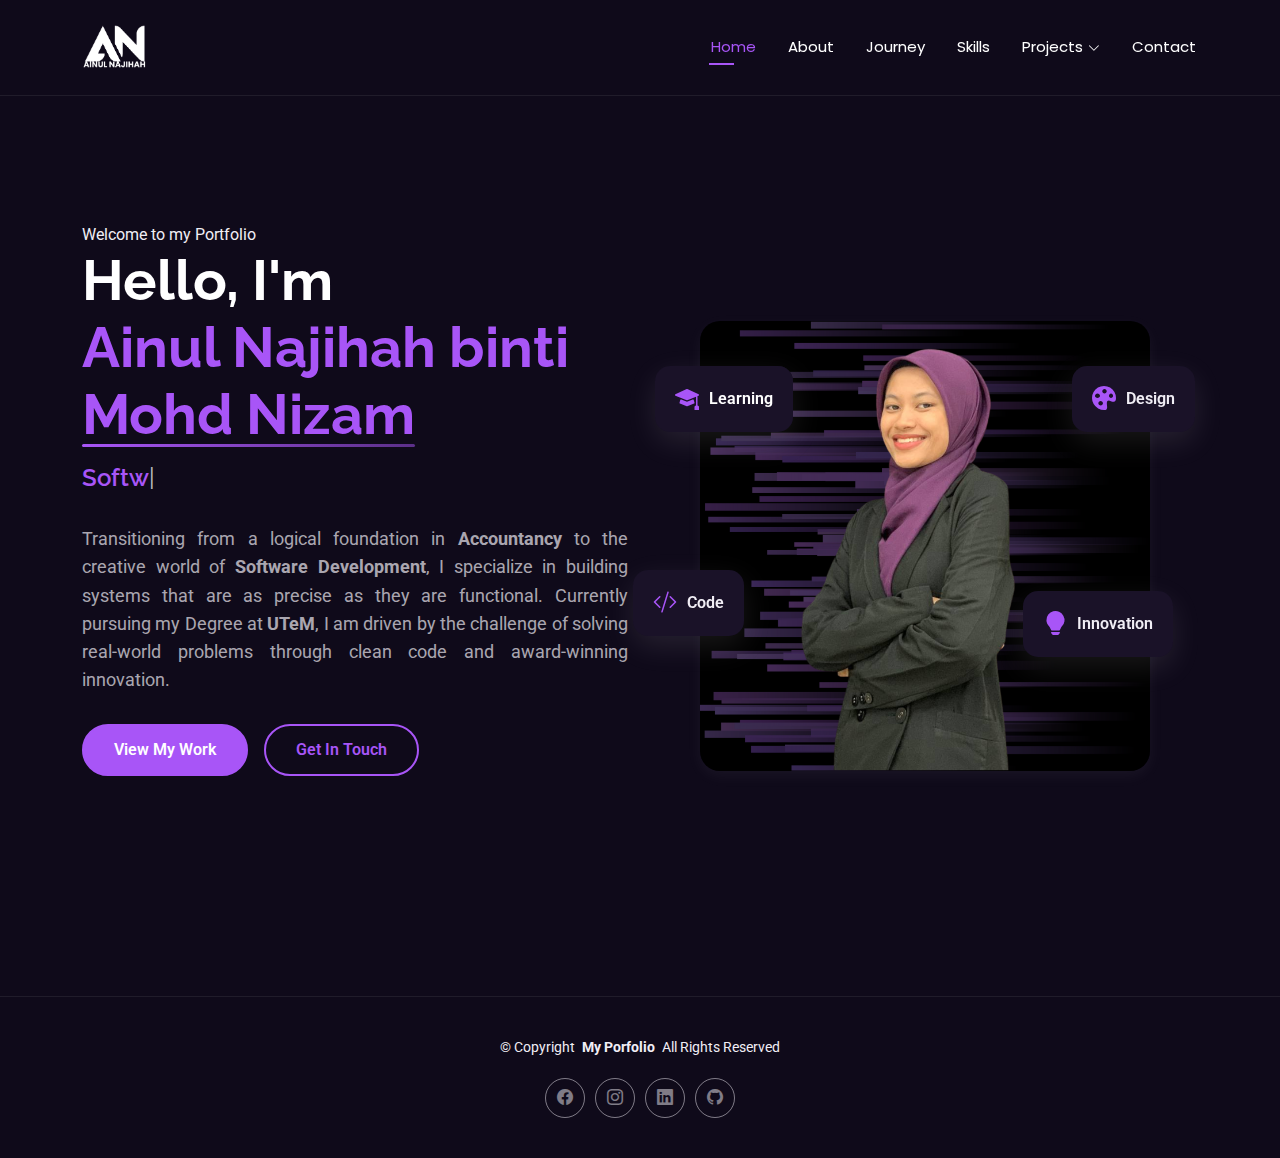
<file: index.html>
<!DOCTYPE html>
<html lang="en">

<head>
    <meta charset="utf-8">
    <meta content="width=device-width, initial-scale=1.0" name="viewport">
    <title>Ainul Najihah | Portfolio</title>
    <meta name="description" content="">
    <meta name="keywords" content="">

    <!-- Favicons -->
    <link href="assets/img/an_white.png" rel="icon">
    <link href="assets/img/an_purple.png" rel="apple-touch-icon">

    <!-- Fonts -->
    <link href="https://fonts.googleapis.com" rel="preconnect">
    <link href="https://fonts.gstatic.com" rel="preconnect" crossorigin>
    <link href="https://fonts.googleapis.com/css2?family=Roboto:ital,wght@0,100;0,300;0,400;0,500;0,700;0,900;1,100;1,300;1,400;1,500;1,700;1,900&family=Poppins:ital,wght@0,100;0,200;0,300;0,400;0,500;0,600;0,700;0,800;0,900;1,100;1,200;1,300;1,400;1,500;1,600;1,700;1,800;1,900&family=Raleway:ital,wght@0,100;0,200;0,300;0,400;0,500;0,600;0,700;0,800;0,900;1,100;1,200;1,300;1,400;1,500;1,600;1,700;1,800;1,900&display=swap"
        rel="stylesheet">

    <!-- Vendor CSS Files -->
    <link href="assets/vendor/bootstrap/css/bootstrap.min.css" rel="stylesheet">
    <link href="assets/vendor/bootstrap-icons/bootstrap-icons.css" rel="stylesheet">
    <link href="assets/vendor/aos/aos.css" rel="stylesheet">
    <link href="assets/vendor/swiper/swiper-bundle.min.css" rel="stylesheet">
    <link href="assets/vendor/glightbox/css/glightbox.min.css" rel="stylesheet">

    <!-- Main CSS File -->
    <link href="assets/css/main.css" rel="stylesheet">

</head>

<body class="index-page">

    <header id="header" class="header d-flex align-items-center light-background sticky-top">
        <div class="container position-relative d-flex align-items-center justify-content-between">

            <!-- LOGO -->
            <a href="index.html" class="logo d-flex align-items-center me-4">
                <img src="assets/img/an_logo.png" alt="Logo" style="height: 65px;">
            </a>

            <nav id="navmenu" class="navmenu">
                <ul>
                    <li><a href="index.html" class="active">Home</a></li>
                    <li><a href="about.html">About</a></li>
                    <li><a href="journey.html">Journey</a></li>
                    <li><a href="skills.html">Skills</a></li>
                    <li class="dropdown">
                        <a href="#"><span>Projects</span> 
                        <i class="bi bi-chevron-down toggle-dropdown"></i>
                    </a>
                        <ul>
                            <li><a href="web_dev.html">Web Development</a></li>
                            <li><a href="app_dev.html">App Development</a></li>
                            <li><a href="graphic_design.html">Graphic Design</a></li>
                        </ul>
                    </li>
                    <li><a href="contact.html">Contact</a></li>
                </ul>
                <i class="mobile-nav-toggle d-xl-none bi bi-list"></i>
            </nav>

        </div>
    </header>

    <main class="main">

        <!-- Hero Section -->
        <section id="hero" class="hero section">

            <div class="container" data-aos="fade-up" data-aos-delay="100">

                <div class="row gy-4 align-items-center">

                    <!-- Teks Hero -->
                    <div class="col-lg-6 order-2 order-lg-1">
                        <div class="hero-content">
                            <span class="eyebrow" data-aos="fade-up" data-aos-delay="100">Welcome to my Portfolio</span>

                            <h1 data-aos="fade-up" data-aos-delay="200">
                                Hello, I'm <br><span class="highlight">Ainul Najihah binti Mohd Nizam</span>
                            </h1>

                            <h2 data-aos="fade-up" data-aos-delay="300">
                                <span class="typed" data-typed-items="Software Development Student, Gold Medalist Innovator, Full-Stack Web Developer, UI/UX Designer"></span>
                            </h2>

                            <p class="hero-description" data-aos="fade-up" data-aos-delay="400" style="text-align: justify; margin-bottom: 30px;">
                                Transitioning from a logical foundation in <strong>Accountancy</strong> to the creative world of <strong>Software Development</strong>, I specialize in building systems that are as precise as they are functional. Currently
                                pursuing my Degree at <strong>UTeM</strong>, I am driven by the challenge of solving real-world problems through clean code and award-winning innovation.
                            </p>

                            <div class="hero-actions" data-aos="fade-up" data-aos-delay="500">
                                <a href="journey.html" class="btn btn-primary">View My Work</a>
                                <a href="contact.html" class="btn btn-outline">Get In Touch</a>
                            </div>

                            <div class="social-links" data-aos="fade-up" data-aos-delay="600">
                                <a href="https://www.facebook.com/ain.najihah.754/"><i class="bi bi-facebook"></i></a>
                                <a href="https://www.instagram.com/ainul.njihah/#"><i class="bi bi-instagram"></i></a>
                                <a href="https://my.linkedin.com/in/ainul-najihah-6169ba305?trk=people-guest_people_search-card"><i class="bi bi-linkedin"></i></a>
                                <a href="https://github.com/ainulnjihah03"><i class="bi bi-github"></i></a>
                            </div>
                        </div>
                    </div>

                    <!-- Gambar Profile & Floating Cards -->
                    <div class="col-lg-6 order-1 order-lg-2">
                        <div class="hero-image" data-aos="zoom-in" data-aos-delay="300">
                            <div class="image-wrapper">
                                <img src="assets/img/profile/ainul_1.png" alt="Ainul Najihah" class="img-fluid main-profile-img">

                                <div class="floating-elements">
                                    <!-- Ikon sedia ada -->
                                    <div class="floating-card design" data-aos="fade-left" data-aos-delay="700">
                                        <i class="bi bi-palette-fill"></i>
                                        <span>Design</span>
                                    </div>
                                    <div class="floating-card code" data-aos="fade-right" data-aos-delay="800">
                                        <i class="bi bi-code-slash"></i>
                                        <span>Code</span>
                                    </div>
                                    <div class="floating-card creativity" data-aos="fade-up" data-aos-delay="900">
                                        <i class="bi bi-lightbulb-fill"></i>
                                        <span>Innovation</span>
                                    </div>

                                    <!-- NEW: Learning (Ikon Topi Graduasi/Buku) -->
                                    <div class="floating-card learning" data-aos="fade-down" data-aos-delay="1000">
                                        <i class="bi bi-mortarboard-fill"></i>
                                        <span>Learning</span>
                                    </div>
                                </div>
                            </div>
                        </div>
                    </div>
                </div>
            </div>
        </section>
        <!-- /Hero Section -->

    </main>

    <footer id="footer" class="footer">

        <div class="container">
            <div class="copyright text-center ">
                <p>© <span>Copyright</span> <strong class="px-1 sitename">My Porfolio</strong> <span>All Rights Reserved<br></span></p>
            </div>
            <div class="social-links d-flex justify-content-center">
                <a href="https://www.facebook.com/ain.najihah.754/"><i class="bi bi-facebook"></i></a>
                <a href="https://www.instagram.com/ainul.njihah/#"><i class="bi bi-instagram"></i></a>
                <a href="https://my.linkedin.com/in/ainul-najihah-6169ba305?trk=people-guest_people_search-card"><i class="bi bi-linkedin"></i></a>
                <a href="https://github.com/ainulnjihah03"><i class="bi bi-github "></i></a>
            </div>
        </div>

    </footer>

    <!-- Scroll Top -->
    <a href="# " id="scroll-top " class="scroll-top d-flex align-items-center justify-content-center "><i class="bi bi-arrow-up-short "></i></a>

    <!-- Preloader -->
    <div id="preloader "></div>

    <!-- Vendor JS Files -->
    <script src="assets/vendor/bootstrap/js/bootstrap.bundle.min.js "></script>
    <script src="assets/vendor/php-email-form/validate.js "></script>
    <script src="assets/vendor/aos/aos.js "></script>
    <script src="assets/vendor/typed.js/typed.umd.js "></script>
    <script src="assets/vendor/waypoints/noframework.waypoints.js "></script>
    <script src="assets/vendor/purecounter/purecounter_vanilla.js "></script>
    <script src="assets/vendor/swiper/swiper-bundle.min.js "></script>
    <script src="assets/vendor/imagesloaded/imagesloaded.pkgd.min.js "></script>
    <script src="assets/vendor/isotope-layout/isotope.pkgd.min.js "></script>
    <script src="assets/vendor/glightbox/js/glightbox.min.js "></script>

    <!-- Main JS File -->
    <script src="assets/js/main.js "></script>

</body>

</html>
</file>
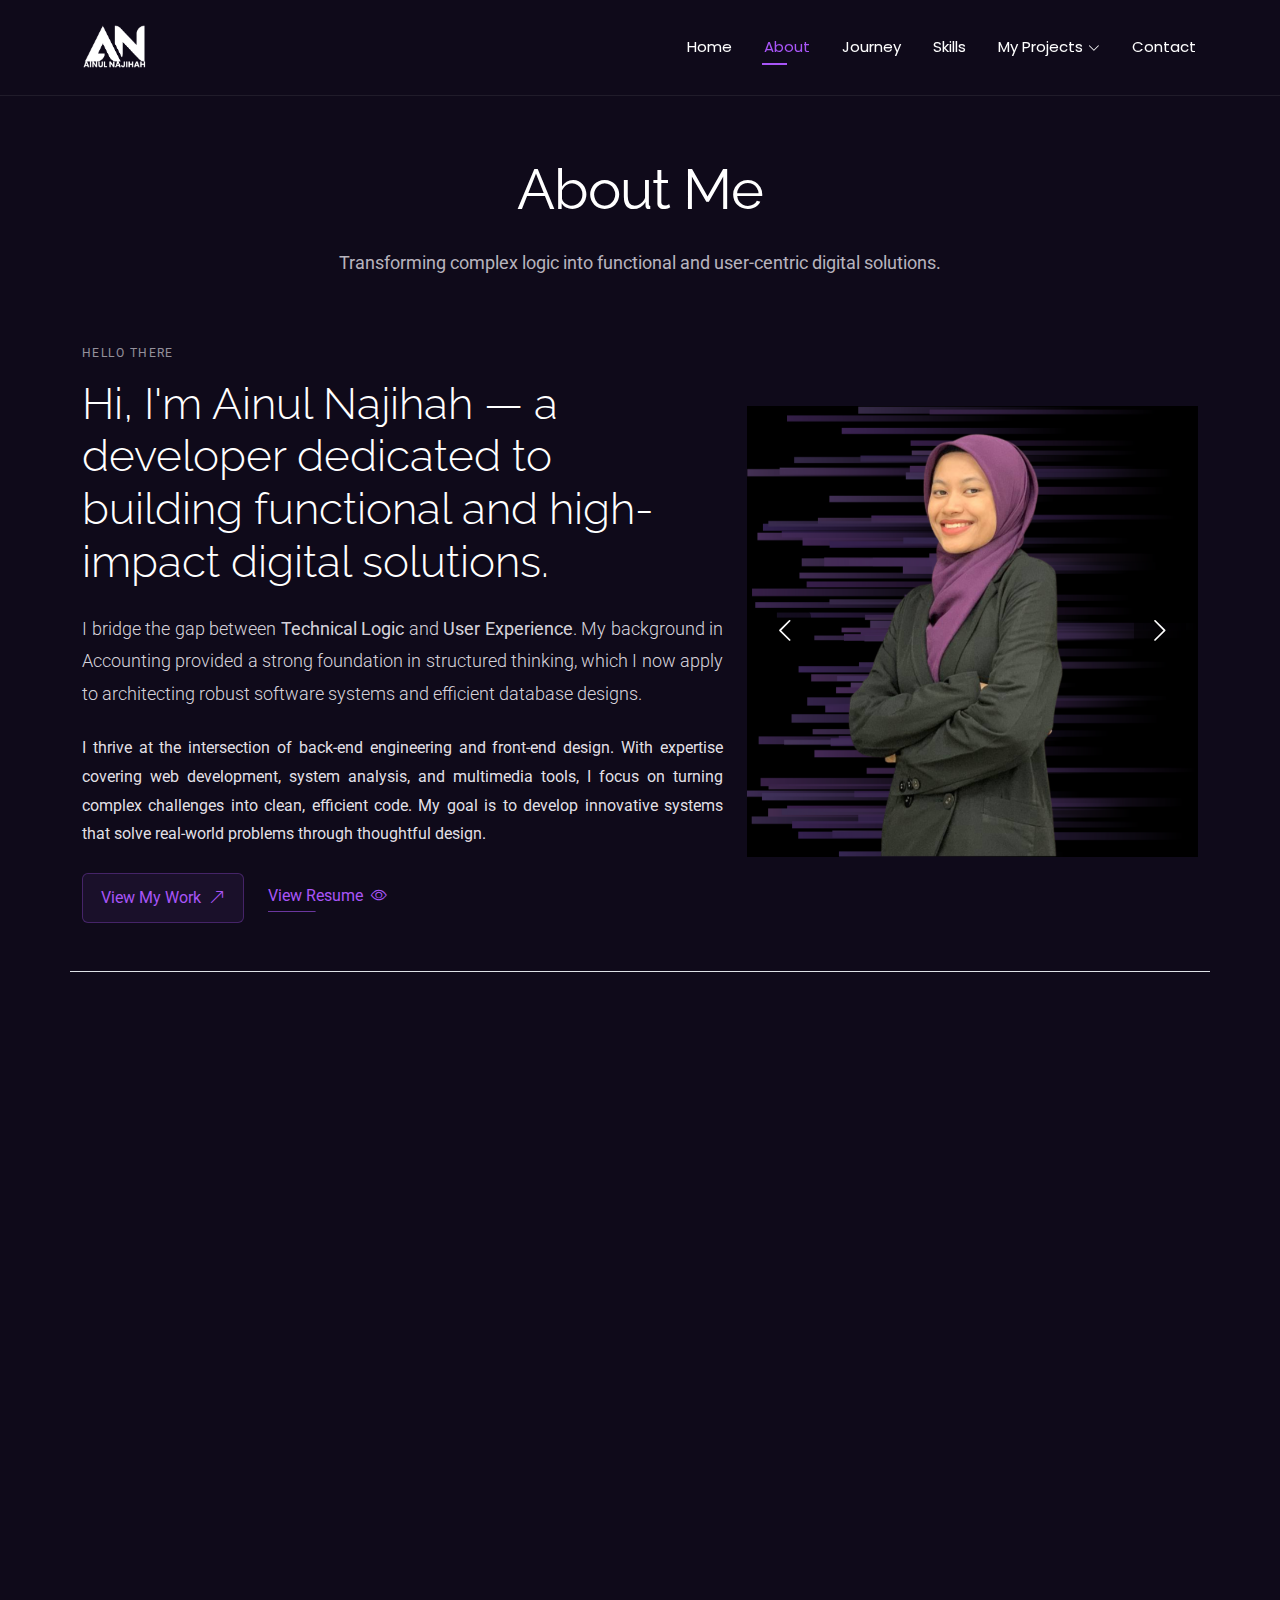
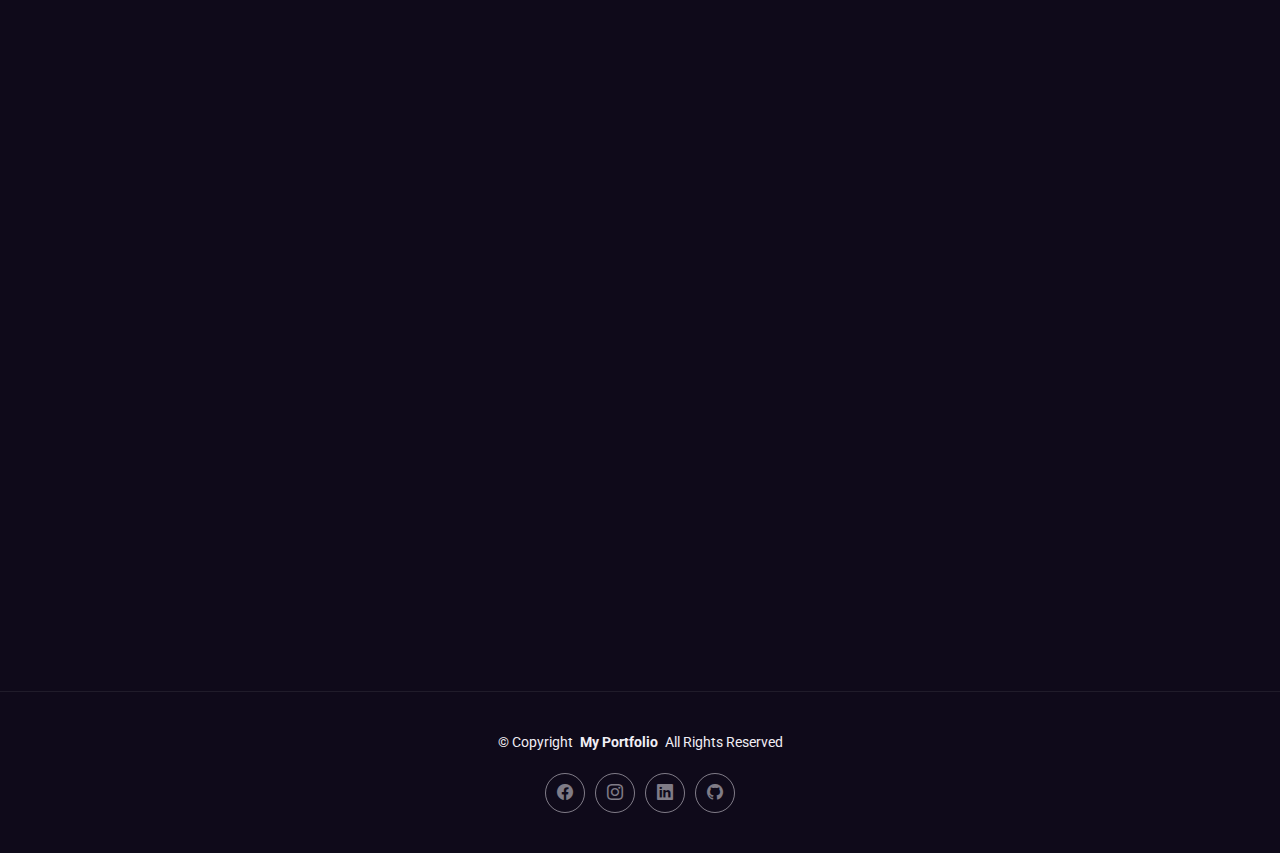
<file: about.html>
<!DOCTYPE html>
<html lang="en">

<head>
    <meta charset="utf-8">
    <meta content="width=device-width, initial-scale=1.0" name="viewport">
    <title>Ainul Najihah | Portfolio</title>
    <meta name="description" content="">
    <meta name="keywords" content="">

    <!-- Favicons -->
    <link href="assets/img/an_white.png" rel="icon">
    <link href="assets/img/an_purple.png" rel="apple-touch-icon">

    <!-- Fonts -->
    <link href="https://fonts.googleapis.com" rel="preconnect">
    <link href="https://fonts.gstatic.com" rel="preconnect" crossorigin>
    <link href="https://fonts.googleapis.com/css2?family=Roboto:ital,wght@0,100;0,300;0,400;0,500;0,700;0,900;1,100;1,300;1,400;1,500;1,700;1,900&family=Poppins:ital,wght@0,100;0,200;0,300;0,400;0,500;0,600;0,700;0,800;0,900;1,100;1,200;1,300;1,400;1,500;1,600;1,700;1,800;1,900&family=Raleway:ital,wght@0,100;0,200;0,300;0,400;0,500;0,600;0,700;0,800;0,900;1,100;1,200;1,300;1,400;1,500;1,600;1,700;1,800;1,900&display=swap"
        rel="stylesheet">

    <!-- Vendor CSS Files -->
    <link href="assets/vendor/bootstrap/css/bootstrap.min.css" rel="stylesheet">
    <link href="assets/vendor/bootstrap-icons/bootstrap-icons.css" rel="stylesheet">
    <link href="assets/vendor/aos/aos.css" rel="stylesheet">
    <link href="assets/vendor/swiper/swiper-bundle.min.css" rel="stylesheet">
    <link href="assets/vendor/glightbox/css/glightbox.min.css" rel="stylesheet">

    <!-- Main CSS File -->
    <link href="assets/css/main.css" rel="stylesheet">
    <script src="https://cdn.jsdelivr.net/npm/bootstrap@5.3.3/dist/js/bootstrap.bundle.min.js"></script>


    <style>
        /* Styling Timeline Khusus untuk Modal */
        
        #resumeModal .resume-item {
            padding: 0 0 30px 25px;
            margin-top: -2px;
            border-left: 2px solid rgba(111, 66, 193, 0.3);
            position: relative;
        }
        /* Bulatan Ungu */
        
        #resumeModal .resume-item::before {
            content: "";
            position: absolute;
            width: 18px;
            height: 18px;
            border-radius: 50%;
            left: -10px;
            top: 0;
            background: #0b0116;
            border: 2px solid #6f42c1;
        }
        /* Kotak Tarikh (Badge) */
        
        #resumeModal .resume-item h5 {
            background: rgba(111, 66, 193, 0.2);
            padding: 6px 15px;
            display: inline-block;
            font-weight: 600;
            margin-bottom: 15px;
            border-radius: 5px;
            color: #a855f7;
            font-size: 14px;
            font-family: "Poppins", sans-serif;
        }
        
        #resumeModal .resume-title {
            font-size: 26px;
            font-weight: 700;
            margin-top: 20px;
            margin-bottom: 25px;
            color: #fff;
            text-transform: uppercase;
        }
        
        #resumeModal .resume-item h4 {
            font-size: 19px;
            font-weight: 700;
            color: #fff;
            margin-bottom: 8px;
        }
        
        #resumeModal .resume-item p em {
            color: #ccc;
        }
        
        #resumeModal .resume-item ul {
            padding-left: 20px;
            color: #ddd;
        }
        
        #resumeModal .resume-item ul li {
            padding-bottom: 5px;
        }
        
        .timeline-img-wrapper {
            position: relative;
            overflow: hidden;
            border-radius: 10px;
            margin-bottom: 15px;
            box-shadow: 0 5px 15px rgba(0, 0, 0, 0.1);
            cursor: pointer;
        }
        
        .timeline-img-wrapper img {
            transition: transform 0.5s ease;
            width: 100%;
            height: 180px;
            /* Anda boleh adjust tinggi gambar */
            object-fit: cover;
        }
        
        .timeline-img-wrapper:hover img {
            transform: scale(1.1);
        }
        
        .img-overlay {
            position: absolute;
            top: 0;
            left: 0;
            width: 100%;
            height: 100%;
            background: rgba(111, 66, 193, 0.7);
            /* Warna purple portfolio anda */
            display: flex;
            align-items: center;
            justify-content: center;
            opacity: 0;
            transition: opacity 0.3s ease;
        }
        
        .timeline-img-wrapper:hover .img-overlay {
            opacity: 1;
        }
        
        .img-overlay i {
            color: white;
            font-size: 2rem;
        }
        /* Design Butang Purple Gempak */
        
        .btn-journey {
            background: linear-gradient(45deg, #6f42c1, #a855f7);
            /* Gradient Purple */
            border: none;
            color: white;
            padding: 14px 40px;
            border-radius: 50px;
            /* Bentuk Pill */
            font-weight: 600;
            text-transform: uppercase;
            letter-spacing: 1px;
            transition: all 0.4s ease;
            box-shadow: 0 5px 15px rgba(111, 66, 193, 0.4);
            /* Shadow Purple */
            display: inline-flex;
            align-items: center;
            gap: 10px;
            text-decoration: none;
            position: relative;
            overflow: hidden;
        }
        /* Efek Hover (Bila letak mouse) */
        
        .btn-journey:hover {
            transform: translateY(-5px) scale(1.05);
            /* Gerak ke atas sikit */
            box-shadow: 0 10px 25px rgba(111, 66, 193, 0.6);
            /* Shadow jadi kuat/glow */
            color: white;
            background: linear-gradient(45deg, #a855f7, #6f42c1);
            /* Tukar arah gradient */
        }
        /* Animasi Icon Arrow */
        
        .btn-journey i {
            transition: transform 0.3s ease;
        }
        
        .btn-journey:hover i {
            transform: translateX(8px);
            /* Arrow bergerak ke kanan */
        }
        /* Efek Shine (Kilauan halus) */
        
        .btn-journey::after {
            content: '';
            position: absolute;
            top: -50%;
            left: -50%;
            width: 200%;
            height: 200%;
            background: rgba(255, 255, 255, 0.1);
            transform: rotate(45deg);
            transition: 0.5s;
            opacity: 0;
        }
        
        .btn-journey:hover::after {
            left: 120%;
            opacity: 1;
        }
        
        .carousel-btn.rect {
            position: absolute;
            top: 50%;
            transform: translateY(-50%);
            width: 52px;
            height: 44px;
            border-radius: 8px;
            /* segi 4 lembut */
            border: none;
            background: rgba(0, 0, 0, 0.55);
            color: #fff;
            font-size: 1.6rem;
            display: flex;
            align-items: center;
            justify-content: center;
            cursor: pointer;
            transition: all 0.3s ease;
            z-index: 10;
        }
        
        .carousel-btn.rect.prev {
            left: 12px;
        }
        
        .carousel-btn.rect.next {
            right: 12px;
        }
        
        .carousel-btn.rect:hover {
            background: #6f42c1;
            transform: translateY(-50%) scale(1.08);
        }
        
        .carousel-btn.rect i {
            pointer-events: none;
        }
    </style>

</head>

<body class="index-page">

    <header id="header" class="header d-flex align-items-center light-background sticky-top">
        <div class="container position-relative d-flex align-items-center justify-content-between">

            <!-- LOGO -->
            <a href="index.html" class="logo d-flex align-items-center me-4">
                <img src="assets/img/an_logo.png" alt="Logo" style="height: 65px;">
            </a>

            <nav id="navmenu" class="navmenu">
                <ul>
                    <li><a href="index.html">Home</a></li>
                    <li><a href="about.html" class="active">About</a></li>
                    <li><a href="journey.html">Journey</a></li>
                    <li><a href="skills.html">Skills</a></li>
                    <li class="dropdown">
                        <a href="#"><span>My Projects</span> 
                        <i class="bi bi-chevron-down toggle-dropdown"></i>
                    </a>
                        <ul>
                            <li><a href="web_dev.html">Web Development</a></li>
                            <li><a href="app_dev.html">App Development</a></li>
                            <li><a href="graphic_design.html">Graphic Design</a></li>
                        </ul>
                    </li>
                    <li><a href="contact.html">Contact</a></li>
                </ul>
                <i class="mobile-nav-toggle d-xl-none bi bi-list"></i>
            </nav>

        </div>
    </header>

    <main class="main">

        <!-- About Section -->
        <section id="about" class="about section">

            <!-- Section Title -->
            <div class="container section-title" data-aos="fade-up">
                <h2>About Me</h2>
                <p>Transforming complex logic into functional and user-centric digital solutions.</p>
            </div>
            <!-- End Section Title -->

            <div class="container" data-aos="fade-up" data-aos-delay="100">

                <!-- Intro + Photo -->
                <div class="row align-items-center justify-content-between gy-5 mb-5">
                    <div class="col-lg-7" data-aos="fade-right" data-aos-delay="150">
                        <div class="intro-content">
                            <span class="eyebrow">Hello there</span>
                            <h2 class="headline">Hi, I'm Ainul Najihah — a developer dedicated to building functional and high-impact digital solutions.</h2>

                            <p class="lead" style="text-align: justify;">
                                I bridge the gap between <strong>Technical Logic</strong> and <strong>User Experience</strong>. My background in Accounting provided a strong foundation in structured thinking, which I now apply to architecting robust software
                                systems and efficient database designs.
                            </p>

                            <p style="text-align: justify;">
                                I thrive at the intersection of back-end engineering and front-end design. With expertise covering web development, system analysis, and multimedia tools, I focus on turning complex challenges into clean, efficient code. My goal is to develop innovative
                                systems that solve real-world problems through thoughtful design.
                            </p>

                            <div class="cta-group">
                                <a href="journey.html" class="btn-ghost">
                                    View My Work <i class="bi bi-arrow-up-right"></i>
                                </a>
                                <a href="javascript:void(0)" class="link-underline" data-bs-toggle="modal" data-bs-target="#resumeModal">
                                    View Resume <i class="bi bi-eye"></i>
                                </a>
                            </div>
                        </div>
                    </div>

                    <div class="col-lg-5" data-aos="zoom-in" data-aos-delay="250">

                        <div id="profileCarousel" class="carousel slide" data-bs-ride="carousel" data-bs-interval="3000">

                            <div class="carousel-inner">

                                <div class="carousel-item active">
                                    <img src="assets/img/profile/ainul_1.png" class="d-block w-100 img-fluid" alt="Profile 1">
                                </div>

                                <div class="carousel-item">
                                    <img src="assets/img/profile/ainul_4.png" class="d-block w-100 img-fluid" alt="Profile 2">
                                </div>

                                <button class="carousel-btn rect prev" type="button" data-bs-target="#profileCarousel" data-bs-slide="prev">
                                <i class="bi bi-chevron-left"></i>
                            </button>

                                <!-- NEXT -->
                                <button class="carousel-btn rect next" type="button" data-bs-target="#profileCarousel" data-bs-slide="next">
                                <i class="bi bi-chevron-right"></i>
                            </button>
                            </div>

                        </div>
                    </div>
                    <!-- End Intro + Photo -->

                    <div class="mt-5 py-5 border-top">
                        <div class="container section-title" data-aos="fade-up">
                            <h2>My Journey</h2>
                        </div>

                        <div class="row row-cols-1 row-cols-md-3 row-cols-lg-5 g-4 justify-content-center">

                            <!-- 1. Secondary School -->
                            <div class="col" data-aos="fade-up" data-aos-delay="100">
                                <article class="timeline-item">
                                    <!-- PENTING: href point ke ID highSchool dan BUANG class glightbox -->
                                    <a href="journey.html#highSchool">
                                        <div class="timeline-img-wrapper square-box">
                                            <img src="assets/img/portfolio/journey/school_5.jpg" alt="School">
                                            <div class="img-overlay"><i class="bi bi-eye-fill"></i></div>
                                        </div>
                                    </a>
                                    <span class="dot"></span>
                                    <time>2016 - 2020</time>
                                    <h4>Secondary School</h4><br>
                                    <p style="text-align: justify; font-size: 14px;">Completed my foundation in Accounting & Business, establishing the structured logic essential for software engineering.</p>
                                </article>
                            </div>

                            <!-- 2. Diploma Journey -->
                            <div class="col" data-aos="fade-up" data-aos-delay="200">
                                <article class="timeline-item">
                                    <a href="journey.html#diploma">
                                        <div class="timeline-img-wrapper square-box">
                                            <img src="assets/img/portfolio/journey/diploma_1.JPG" alt="Diploma">
                                            <div class="img-overlay"><i class="bi bi-eye-fill"></i></div>
                                        </div>
                                    </a>
                                    <span class="dot"></span>
                                    <time>2021 - 2024</time>
                                    <h4>Diploma Journey</h4><br>
                                    <p style="text-align: justify; font-size: 14px;">Pursued IT at Politeknik Mersing, specializing in programming, database systems, and software architectures.</p>
                                </article>
                            </div>

                            <!-- 3. Innovation Excellence -->
                            <div class="col" data-aos="fade-up" data-aos-delay="300">
                                <article class="timeline-item">
                                    <a href="journey.html#awards">
                                        <div class="timeline-img-wrapper square-box">
                                            <img src="assets/img/portfolio/journey/awards_1.jpg" alt="Awards">
                                            <div class="img-overlay"><i class="bi bi-eye-fill"></i></div>
                                        </div>
                                    </a>
                                    <span class="dot"></span>
                                    <time>2023</time>
                                    <h4>Innovation</h4><br>
                                    <p style="text-align: justify; font-size: 14px;">Won Gold Awards at SPEx and PIEx for building impactful and sustainable digital solutions for the community.</p>
                                </article>
                            </div>

                            <!-- 4. Industrial Internship -->
                            <div class="col" data-aos="fade-up" data-aos-delay="400">
                                <article class="timeline-item">
                                    <a href="journey.html#internship">
                                        <div class="timeline-img-wrapper square-box">
                                            <img src="assets/img/portfolio/journey/li_2.jpg" alt="Internship">
                                            <div class="img-overlay"><i class="bi bi-eye-fill"></i></div>
                                        </div>
                                    </a>
                                    <span class="dot"></span>
                                    <time>2024</time>
                                    <h4>Internship</h4><br>
                                    <p style="text-align: justify; font-size: 14px;">Gained experience at UTHM by developing the PKK File Management system and managing organizational digital media content.</p>
                                </article>
                            </div>

                            <!-- 5. Degree Journey -->
                            <div class="col" data-aos="fade-up" data-aos-delay="500">
                                <article class="timeline-item">
                                    <a href="journey.html#degree">
                                        <div class="timeline-img-wrapper square-box">
                                            <img src="assets/img/portfolio/journey/degree_7.jpg" alt="Degree">
                                            <div class="img-overlay"><i class="bi bi-eye-fill"></i></div>
                                        </div>
                                    </a>
                                    <span class="dot"></span>
                                    <time>2025 - Present</time>
                                    <h4>Degree Journey</h4><br>
                                    <p style="text-align: justify; font-size: 14px;">Advancing expertise in Software Development at UTeM, focusing on advanced frameworks and scalable system architectures.</p>
                                </article>
                            </div>
                        </div>
                        <div class="text-center mt-5" data-aos="fade-up" data-aos-delay="500">
                            <a href="journey.html" class="btn-journey">
                            See My Journey <i class="bi bi-arrow-right"></i>
                        </a>
                        </div>
                    </div>
        </section>
        <!-- /About Section -->

        <!-- Skills Section -->
        <section id="skills" class="skills section">

            <!-- Section Title -->
            <div class="container section-title" data-aos="fade-up">
                <h2>Technical Proficiency</h2>
                <p>My core technical skills across development and creative tools, based on my academic and professional journey.</p>
            </div>
            <!-- End Section Title -->

            <div class="container" data-aos="fade-up" data-aos-delay="100">

                <div class="row g-4 skills-animation">

                    <div class="col-md-6 col-lg-3" data-aos="fade-up" data-aos-delay="100">
                        <div class="skill-box">
                            <h3><i class="bi bi-code-slash me-2"></i>Web Dev</h3>
                            <p>Proficient in HTML, CSS, PHP and vanilla JavaScript.</p>
                            <span class="text-end d-block">80%</span>
                            <div class="progress">
                                <div class="progress-bar" role="progressbar" aria-valuenow="80" aria-valuemin="0" aria-valuemax="100"></div>
                            </div>
                        </div>
                    </div>

                    <div class="col-md-6 col-lg-3" data-aos="fade-up" data-aos-delay="400">
                        <div class="skill-box">
                            <h3><i class="bi bi-phone me-2"></i>Mobile Dev</h3>
                            <p>App development using Java and Flutter framework.</p>
                            <span class="text-end d-block">60%</span>
                            <div class="progress">
                                <div class="progress-bar" role="progressbar" aria-valuenow="60" aria-valuemin="0" aria-valuemax="100"></div>
                            </div>
                        </div>
                    </div>

                    <div class="col-md-6 col-lg-3" data-aos="fade-up" data-aos-delay="300">
                        <div class="skill-box">
                            <h3><i class="bi bi-database me-2"></i>Database</h3>
                            <p>Structured query language and Oracle DB management.</p>
                            <span class="text-end d-block">80%</span>
                            <div class="progress">
                                <div class="progress-bar" role="progressbar" aria-valuenow="80" aria-valuemin="0" aria-valuemax="100"></div>
                            </div>
                        </div>
                    </div>

                    <div class="col-md-6 col-lg-3" data-aos="fade-up" data-aos-delay="200">
                        <div class="skill-box">
                            <h3><i class="bi bi-palette me-2"></i>Multimedia</h3>
                            <p>Premiere Pro, Illustrator, and Photoshop design.</p>
                            <span class="text-end d-block">70%</span>
                            <div class="progress">
                                <div class="progress-bar" role="progressbar" aria-valuenow="70" aria-valuemin="0" aria-valuemax="100"></div>
                            </div>
                        </div>
                    </div>
                </div>
            </div>

        </section>

    </main>

    <footer id="footer" class="footer">

        <div class="container">
            <div class="copyright text-center ">
                <p>© <span>Copyright</span> <strong class="px-1 sitename">My Portfolio</strong> <span>All Rights Reserved<br></span></p>
            </div>
            <div class="social-links d-flex justify-content-center">
                <a href="https://www.facebook.com/ain.najihah.754/"><i class="bi bi-facebook"></i></a>
                <a href="https://www.instagram.com/ainul.njihah/#"><i class="bi bi-instagram"></i></a>
                <a href="https://my.linkedin.com/in/ainul-najihah-6169ba305?trk=people-guest_people_search-card"><i class="bi bi-linkedin"></i></a>
                <a href="https://github.com/ainulnjihah03"><i class="bi bi-github "></i></a>
            </div>
        </div>

    </footer>

    <!-- Scroll Top -->
    <a href="#" id="scroll-top" class="scroll-top d-flex align-items-center justify-content-center"><i class="bi bi-arrow-up-short"></i></a>

    <!-- Preloader -->
    <div id="preloader"></div>

    <!-- Vendor JS Files -->
    <script src="assets/vendor/bootstrap/js/bootstrap.bundle.min.js"></script>
    <script src="assets/vendor/php-email-form/validate.js"></script>
    <script src="assets/vendor/aos/aos.js"></script>
    <script src="assets/vendor/typed.js/typed.umd.js"></script>
    <script src="assets/vendor/waypoints/noframework.waypoints.js"></script>
    <script src="assets/vendor/purecounter/purecounter_vanilla.js"></script>
    <script src="assets/vendor/swiper/swiper-bundle.min.js"></script>
    <script src="assets/vendor/imagesloaded/imagesloaded.pkgd.min.js"></script>
    <script src="assets/vendor/isotope-layout/isotope.pkgd.min.js"></script>
    <script src="assets/vendor/glightbox/js/glightbox.min.js"></script>

    <!-- Main JS File -->
    <script src="assets/js/main.js"></script>

    <script>
        var myModal = document.getElementById('resumeModal')
        myModal.addEventListener('shown.bs.modal', function() {
            AOS.refresh();
            const progressBars = document.querySelectorAll('#resumeModal .progress-bar');
            progressBars.forEach(bar => {
                let val = bar.getAttribute('aria-valuenow');
                bar.style.width = '0%';
                setTimeout(() => {
                    bar.style.transition = "width 1.5s ease-in-out";
                    bar.style.width = val + '%';
                }, 200);
            });
        })
    </script>

    <!-- Resume Modal -->
    <div class="modal fade" id="resumeModal" tabindex="-1" aria-hidden="true">
        <div class="modal-dialog modal-xl modal-dialog-scrollable">
            <div class="modal-content" style="background-color: #0b0116; color: white; border: 1px solid #331a4d; border-radius: 15px;">
                <div class="modal-header border-0">
                    <button type="button" class="btn-close btn-close-white" data-bs-dismiss="modal" aria-label="Close"></button>
                </div>
                <div class="modal-body p-4 p-md-5">

                    <section id="resume" class="resume section" style="background: transparent; padding: 0;">

                        <!-- Header Section Center -->
                        <div class="container section-title text-center" data-aos="fade-up">
                            <h2 style="color: white; font-size: 45px; margin-bottom: 20px;">Resume</h2>
                            <div class="row justify-content-center text-center">
                                <div class="col-lg-10">
                                    <p style="color: #ccc;">Dedicated IT professional with a strong foundation in Software Development and Digital Technology. Proven track record in web development and multimedia, supported by multiple award-winning projects and a high academic
                                        standing.
                                    </p>
                                </div>
                            </div>
                        </div>

                        <div class="container">
                            <div class="row justify-content-center">

                                <!-- KOLUM KIRI: Education, Awards, Skills -->
                                <div class="col-lg-5 mb-4">
                                    <h3 class="resume-title">Education</h3>

                                    <div class="resume-item" data-aos="fade-up">
                                        <h4>Bachelor of Computer Science (Software Development)</h4>
                                        <h5>2024 - Present</h5>
                                        <p><em>Universiti Teknikal Malaysia Melaka (UTeM)</em></p>
                                        <p>Currently pursuing specialization in Software Development at the Faculty of Information and Communication Technology (FTMK).</p>
                                    </div>

                                    <div class="resume-item" data-aos="fade-up">
                                        <h4>Diploma in Information Technology (Digital Technology)</h4>
                                        <h5>2021 - 2024</h5>
                                        <p><em>Politeknik Mersing, Johor</em></p>
                                        <p><strong>CGPA: 3.88 / 4.00</strong></p>
                                        <ul>
                                            <li>Focused on software development and database management.</li>
                                            <li>Developed a deep understanding of digital technologies and multimedia tools.</li>
                                        </ul>
                                    </div>

                                    <div class="resume-item" data-aos="fade-up">
                                        <h4>Accounting & Business Background</h4>
                                        <h5>2016 - 2021</h5>
                                        <p><em>SMK Tun Ismail</em></p>
                                        <ul>
                                            <li>Studied principles of accounting, financial statements, and ledger management.</li>
                                            <li>Learned fundamentals of business management, marketing, and organizational structure.</li>
                                        </ul>
                                    </div>

                                    <h3 class="resume-title" style="margin-top: 30px;">Awards & Achievements</h3>
                                    <div class="resume-item" data-aos="fade-up">
                                        <h4>Innovation & Project Awards</h4>
                                        <ul>
                                            <li><strong>Silver Award</strong> - iDRIVE Competition (2024)</li>
                                            <li><strong>Gold Project Award</strong> - PIEx Competition (2023)</li>
                                            <li><strong>Gold Award & Sustainable Project Award</strong> - SPEx Competition (2023)</li>
                                            <li><strong>e-Li Inbound UTHM</strong> - Successfully developed the e-Li Inbound website for UTHM.</li>
                                        </ul>
                                    </div>

                                    <h3 class="resume-title" style="margin-top: 30px;">Technical Skills</h3>
                                    <div class="resume-item skills-animation" data-aos="fade-up">
                                        <div class="skill-item mb-4 ">
                                            <span class="fw-bold d-block mb-2 ">Web Development (HTML, CSS, PHP, JS) - 80%</span>
                                            <div class="progress " style="height: 10px; background: #222; ">
                                                <div class="progress-bar " role="progressbar " style="width: 80%; background: #6f42c1; " aria-valuenow="80 "></div>
                                            </div>
                                        </div>
                                        <div class="skill-item mb-4 ">
                                            <span class="fw-bold d-block mb-2 ">App Development (Java, Flutter) - 50%</span>
                                            <div class="progress " style="height: 10px; background: #222; ">
                                                <div class="progress-bar " role="progressbar " style="width: 50%; background: #6f42c1; " aria-valuenow="50 "></div>
                                            </div>
                                        </div>
                                        <div class="skill-item mb-4 ">
                                            <span class="fw-bold d-block mb-2 ">Database Management (Oracle, SQL) - 80%</span>
                                            <div class="progress " style="height: 10px; background: #222; ">
                                                <div class="progress-bar " role="progressbar " style="width: 80%; background: #6f42c1; " aria-valuenow="80 "></div>
                                            </div>
                                        </div>
                                        <div class="skill-item mb-4 ">
                                            <span class="fw-bold d-block mb-2 ">Multimedia (Adobe Suite) - 70%</span>
                                            <div class="progress " style="height: 10px; background: #222; ">
                                                <div class="progress-bar " role="progressbar " style="width: 70%; background: #6f42c1; " aria-valuenow="70 "></div>
                                            </div>
                                        </div>
                                    </div>
                                </div>

                                <!-- KOLUM KANAN: Work Experience -->
                                <div class="col-lg-5 offset-lg-1 ">
                                    <h3 class="resume-title ">Work Experience</h3>

                                    <div class="resume-item " data-aos="fade-up ">
                                        <h4>Part-Time Computer Technician</h4>
                                        <h5>Feb 2025 - Present</h5>
                                        <p><em>Haynik Solutions Sdn Bhd</em></p>
                                        <ul>
                                            <li>Assisting in comprehensive computer maintenance and hardware troubleshooting.</li>
                                            <li>Performing professional software installation and system configuration.</li>
                                            <li>Supporting the setup and maintenance of network systems.</li>
                                        </ul>
                                    </div>

                                    <div class="resume-item " data-aos="fade-up ">
                                        <h4>Waitress F&B</h4>
                                        <h5>June 2024 - October 2024</h5>
                                        <p><em>Kopi Tenggek</em></p>
                                        <ul>
                                            <li>Providing excellent customer service and managing orders efficiently.</li>
                                            <li>Maintaining high standards of quality and customer satisfaction.</li>
                                        </ul>
                                    </div>

                                    <div class="resume-item " data-aos="fade-up ">
                                        <h4>Digital Media Specialist Intern</h4>
                                        <h5>Jan 2024 - June 2024</h5>
                                        <p><em>Universiti Tun Hussein Onn Malaysia (UTHM)</em></p>
                                        <ul>
                                            <li>Maintained and enhanced the user interface of the PKK UTHM website.</li>
                                            <li>Developed a dedicated website for the PKK file management system.</li>
                                            <li>Managed social media platforms (FB, IG, TikTok) and created digital content.</li>
                                        </ul>
                                    </div>

                                    <div class="resume-item " data-aos="fade-up ">
                                        <h4>Sales Assistant (Retail & Online)</h4>
                                        <h5>March 2021 - June 2021</h5>
                                        <p><em>Leon</em></p>
                                        <ul>
                                            <li>Provided customer service and assisted in product selection.</li>
                                            <li>Handled cash transactions accurately and ensured daily sales reconciliation.</li>
                                        </ul>
                                    </div>

                                    <div class="resume-item " data-aos="fade-up ">
                                        <h4>Sales Assistant (Retail)</h4>
                                        <h5>July 2021 - Aug 2021</h5>
                                        <p><em>TenTen Retail Group</em></p>
                                        <ul>
                                            <li>Managed both in-store and online sales operations.</li>
                                            <li>Engaged customers through digital platforms to support online sales.</li>
                                        </ul>
                                    </div>
                                </div>

                            </div>
                        </div>
                    </section>

                </div>
            </div>
        </div>
    </div>

</body>

</html>
</file>
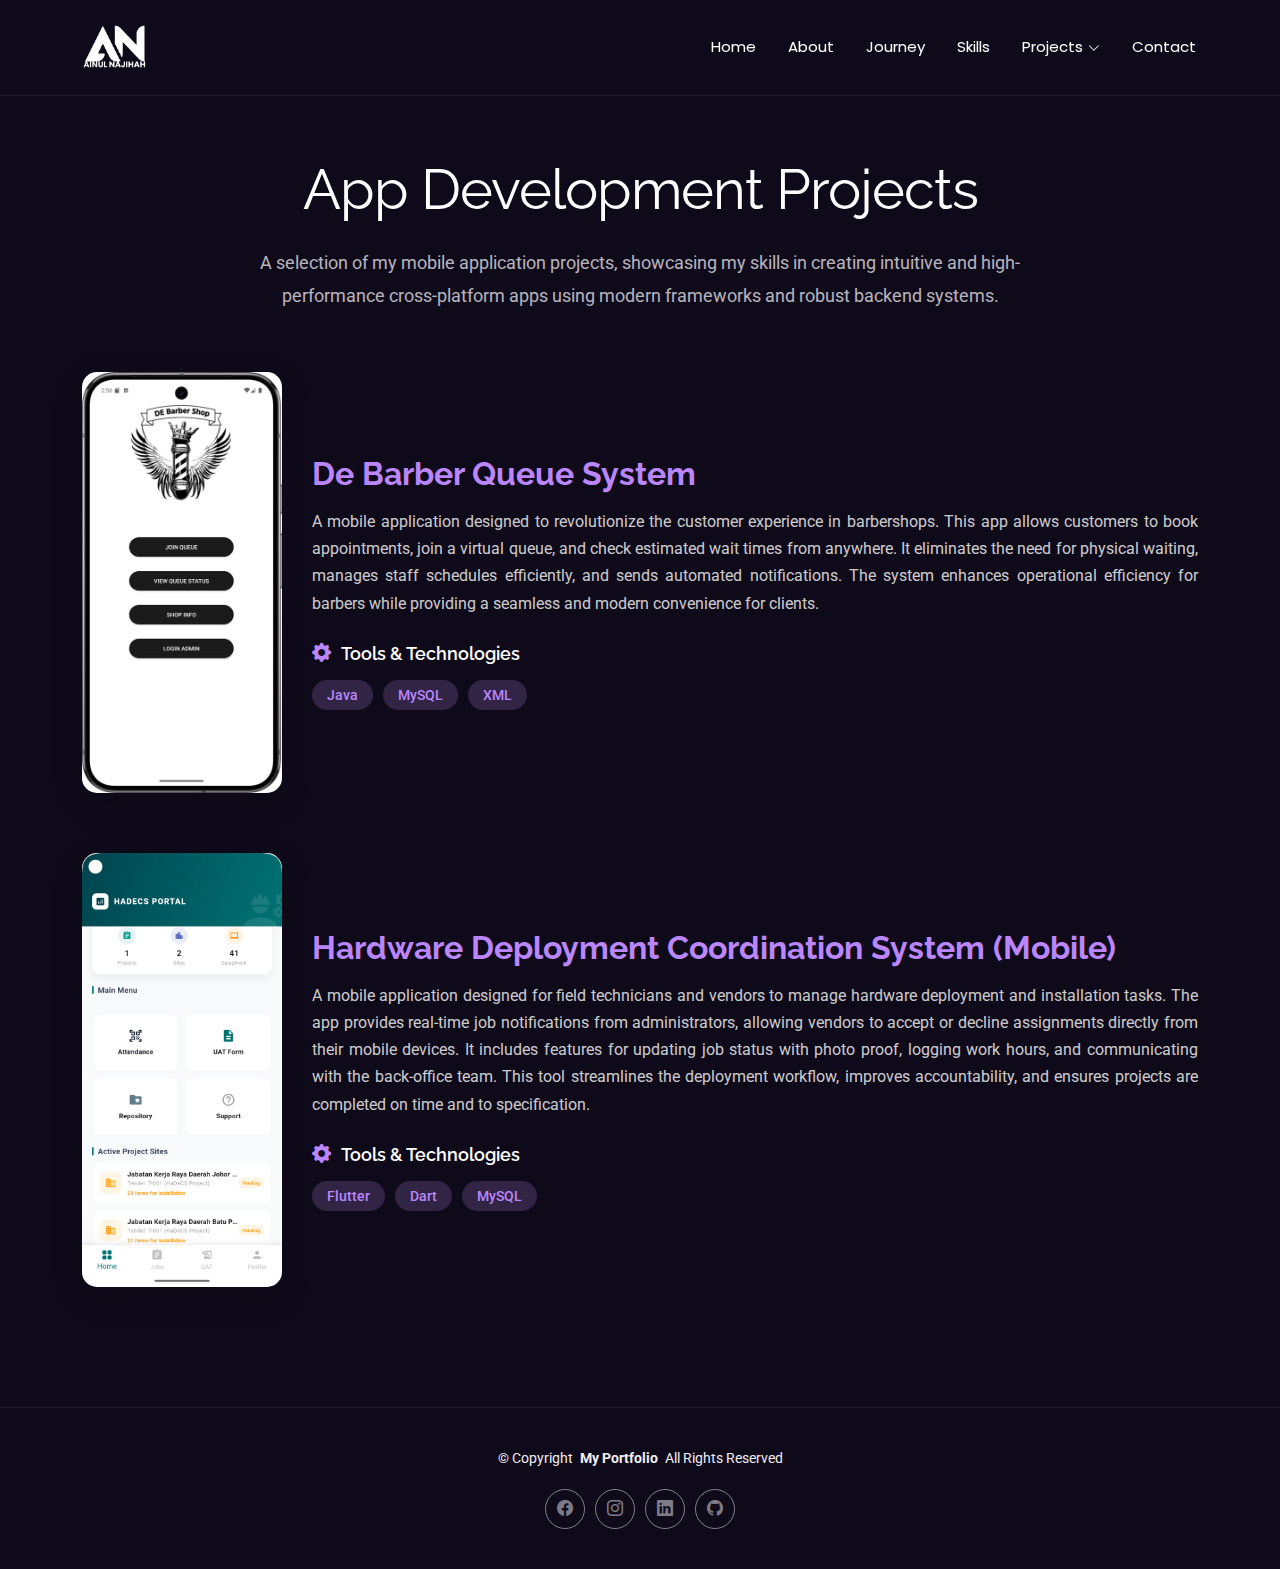
<file: app_dev.html>
<!DOCTYPE html>
<html lang="en">

<head>
    <meta charset="utf-8">
    <meta content="width=device-width, initial-scale=1.0" name="viewport">
    <title>App Development | Ainul Najihah Portfolio</title>
    <meta name="description" content="">
    <meta name="keywords" content="">

    <!-- Favicons -->
    <link href="assets/img/an_white.png" rel="icon">
    <link href="assets/img/an_purple.png" rel="apple-touch-icon">

    <!-- Fonts -->
    <link href="https://fonts.googleapis.com" rel="preconnect">
    <link href="https://fonts.gstatic.com" rel="preconnect" crossorigin>
    <link href="https://fonts.googleapis.com/css2?family=Roboto:ital,wght@0,100;0,300;0,400;0,500;0,700;0,900;1,100;1,300;1,400;1,500;1,700;1,900&family=Poppins:ital,wght@0,100;0,200;0,300;0,400;0,500;0,600;0,700;0,800;0,900;1,100;1,200;1,300;1,400;1,500;1,600;1,700;1,800;1,900&family=Raleway:ital,wght@0,100;0,200;0,300;0,400;0,500;0,600;0,700;0,800;0,900;1,100;1,200;1,300;1,400;1,500;1,600;1,700;1,800;1;900&display=swap"
        rel="stylesheet">

    <!-- Vendor CSS Files -->
    <link href="assets/vendor/bootstrap/css/bootstrap.min.css" rel="stylesheet">
    <link href="assets/vendor/bootstrap-icons/bootstrap-icons.css" rel="stylesheet">
    <link href="assets/vendor/aos/aos.css" rel="stylesheet">
    <link href="assets/vendor/swiper/swiper-bundle.min.css" rel="stylesheet">
    <link href="assets/vendor/glightbox/css/glightbox.min.css" rel="stylesheet">

    <!-- Main CSS File -->
    <link href="assets/css/main.css" rel="stylesheet">

    <style>
        /* --- Gaya untuk Kategori App Development --- */
        
        .project-group {
            margin-bottom: 60px;
            display: flex;
            flex-direction: column;
            gap: 30px;
        }
        
        .project-header {
            display: flex;
            align-items: center;
            gap: 30px;
        }
        
        .project-image {
            flex: 0 0 200px;
            /* DIUBAH DARI 400px KE 300px */
            max-width: 200px;
            /* DIUBAH DARI 400px KE 300px */
            border-radius: 15px;
            overflow: hidden;
            box-shadow: 0 10px 30px rgba(0, 0, 0, 0.2);
            transition: transform 0.3s ease;
        }
        
        .project-image:hover {
            transform: scale(1.02);
        }
        
        .project-image img {
            width: 100%;
            height: 100%;
            object-fit: cover;
            display: block;
        }
        
        .project-details {
            flex: 1;
        }
        
        .project-title {
            font-size: 2rem;
            font-weight: 700;
            color: #bb86fc;
            margin-bottom: 15px;
        }
        
        .project-description {
            color: rgba(255, 255, 255, 0.8);
            line-height: 1.7;
            margin-bottom: 25px;
            text-align: justify;
        }
        
        .project-tech-stack h4 {
            font-size: 1.1rem;
            font-weight: 600;
            color: #ffffff;
            margin-bottom: 15px;
            display: flex;
            align-items: center;
            gap: 10px;
        }
        
        .project-tech-stack h4 i {
            color: #bb86fc;
            font-size: 1.2rem;
        }
        
        .project-tech-list {
            display: flex;
            flex-wrap: wrap;
            gap: 10px;
        }
        
        .tech-tag {
            background: rgba(188, 140, 242, 0.2);
            color: #bb86fc;
            padding: 5px 15px;
            border-radius: 20px;
            font-size: 0.85rem;
            font-weight: 500;
            transition: background-color 0.3s ease;
        }
        
        .tech-tag:hover {
            background-color: rgba(188, 140, 242, 0.3);
        }
        /* Responsive Design */
        
        @media (max-width: 992px) {
            .project-header {
                flex-direction: column;
            }
            .project-image {
                flex: 0 0 100%;
                max-width: 100%;
                height: 250px;
                /* Ketinggian yang lebih kecil untuk mobile */
            }
        }
    </style>
</head>

<body class="index-page">

    <header id="header" class="header d-flex align-items-center light-background sticky-top">
        <div class="container position-relative d-flex align-items-center justify-content-between">
            <!-- LOGO -->
            <a href="index.html" class="logo d-flex align-items-center me-4">
                <img src="assets/img/an_logo.png" alt="Logo" style="height: 65px;">
            </a>
            <nav id="navmenu" class="navmenu">
                <ul>
                    <li><a href="index.html">Home</a></li>
                    <li><a href="about.html">About</a></li>
                    <li><a href="journey.html">Journey</a></li>
                    <li><a href="skills.html">Skills</a></li>
                    <li class="dropdown">
                        <a href="#"><span>Projects</span> <i class="bi bi-chevron-down toggle-dropdown"></i></a>
                        <ul>
                            <li><a href="web_dev.html">Web Development</a></li>
                            <li><a href="app_dev.html" class="active">App Development</a></li>
                            <li><a href="graphic_design.html">Graphic Design</a></li>
                        </ul>
                    </li>
                    <li><a href="contact.html">Contact</a></li>
                </ul>
                <i class="mobile-nav-toggle d-xl-none bi bi-list"></i>
            </nav>
        </div>
    </header>

    <main class="main">
        <!-- App Development Section -->
        <section id="app-dev" class="portfolio section">
            <!-- Section Title -->
            <div class="container section-title" data-aos="fade-up">
                <h2>App Development Projects</h2>
                <p>A selection of my mobile application projects, showcasing my skills in creating intuitive and high-performance cross-platform apps using modern frameworks and robust backend systems.</p>
            </div>

            <div class="container" data-aos="fade-up" data-aos-delay="100">

                <!-- Project 1: De Barber Queue System -->
                <div class="project-group">
                    <div class="project-header">
                        <div class="project-image">
                            <img src="assets/img/portfolio/journey/barber_app.jpg" alt="De Barber Queue System">
                        </div>
                        <div class="project-details">
                            <h3 class="project-title">De Barber Queue System</h3>
                            <p class="project-description">
                                A mobile application designed to revolutionize the customer experience in barbershops. This app allows customers to book appointments, join a virtual queue, and check estimated wait times from anywhere. It eliminates the need for physical waiting, manages
                                staff schedules efficiently, and sends automated notifications. The system enhances operational efficiency for barbers while providing a seamless and modern convenience for clients.
                            </p>
                            <div class="project-tech-stack">
                                <h4><i class="bi bi-gear-fill"></i>Tools & Technologies</h4>
                                <div class="project-tech-list">
                                    <span class="tech-tag">Java</span>
                                    <span class="tech-tag">MySQL</span>
                                    <span class="tech-tag">XML</span>
                                </div>
                            </div>
                        </div>
                    </div>
                </div>

                <!-- Project 2: Hardware Deployment Coordination System (Mobile) -->
                <div class="project-group">
                    <div class="project-header">
                        <div class="project-image">
                            <img src="assets/img/portfolio/journey/hadecs_app.jpg" alt="Hardware Deployment Coordination System">
                        </div>
                        <div class="project-details">
                            <h3 class="project-title">Hardware Deployment Coordination System (Mobile)</h3>
                            <p class="project-description">
                                A mobile application designed for field technicians and vendors to manage hardware deployment and installation tasks. The app provides real-time job notifications from administrators, allowing vendors to accept or decline assignments directly from their
                                mobile devices. It includes features for updating job status with photo proof, logging work hours, and communicating with the back-office team. This tool streamlines the deployment workflow, improves accountability, and
                                ensures projects are completed on time and to specification.
                            </p>
                            <div class="project-tech-stack">
                                <h4><i class="bi bi-gear-fill"></i>Tools & Technologies</h4>
                                <div class="project-tech-list">
                                    <span class="tech-tag">Flutter</span>
                                    <span class="tech-tag">Dart</span>
                                    <span class="tech-tag">MySQL</span>
                                </div>
                            </div>
                        </div>
                    </div>
                </div>

            </div>
        </section>
        <!-- /App Development Section -->
    </main>

    <footer id="footer" class="footer">
        <div class="container">
            <div class="copyright text-center">
                <p>© <span>Copyright</span> <strong class="px-1 sitename">My Portfolio</strong> <span>All Rights Reserved<br></span></p>
            </div>
            <div class="social-links d-flex justify-content-center">
                <a href="https://www.facebook.com/ain.najihah.754/"><i class="bi bi-facebook"></i></a>
                <a href="https://www.instagram.com/ainul.njihah/#"><i class="bi bi-instagram"></i></a>
                <a href="https://my.linkedin.com/in/ainul-najihah-6169ba305?trk=people-guest_people_search-card"><i class="bi bi-linkedin"></i></a>
                <a href="https://github.com/ainulnjihah03"><i class="bi bi-github "></i></a>
            </div>
        </div>
    </footer>

    <!-- Scroll Top -->
    <a href="#" id="scroll-top" class="scroll-top d-flex align-items-center justify-content-center"><i class="bi bi-arrow-up-short"></i></a>

    <!-- Preloader -->
    <div id="preloader"></div>

    <!-- Vendor JS Files -->
    <script src="assets/vendor/bootstrap/js/bootstrap.bundle.min.js"></script>
    <script src="assets/vendor/aos/aos.js"></script>
    <script src="assets/vendor/typed.js/typed.umd.js"></script>
    <script src="assets/vendor/waypoints/noframework.waypoints.js"></script>
    <script src="assets/vendor/purecounter/purecounter_vanilla.js"></script>
    <script src="assets/vendor/swiper/swiper-bundle.min.js"></script>
    <script src="assets/vendor/imagesloaded/imagesloaded.pkgd.min.js"></script>
    <script src="assets/vendor/isotope-layout/isotope.pkgd.min.js"></script>
    <script src="assets/vendor/glightbox/js/glightbox.min.js"></script>

    <!-- Main JS File -->
    <script src="assets/js/main.js"></script>

</body>

</html>
</file>
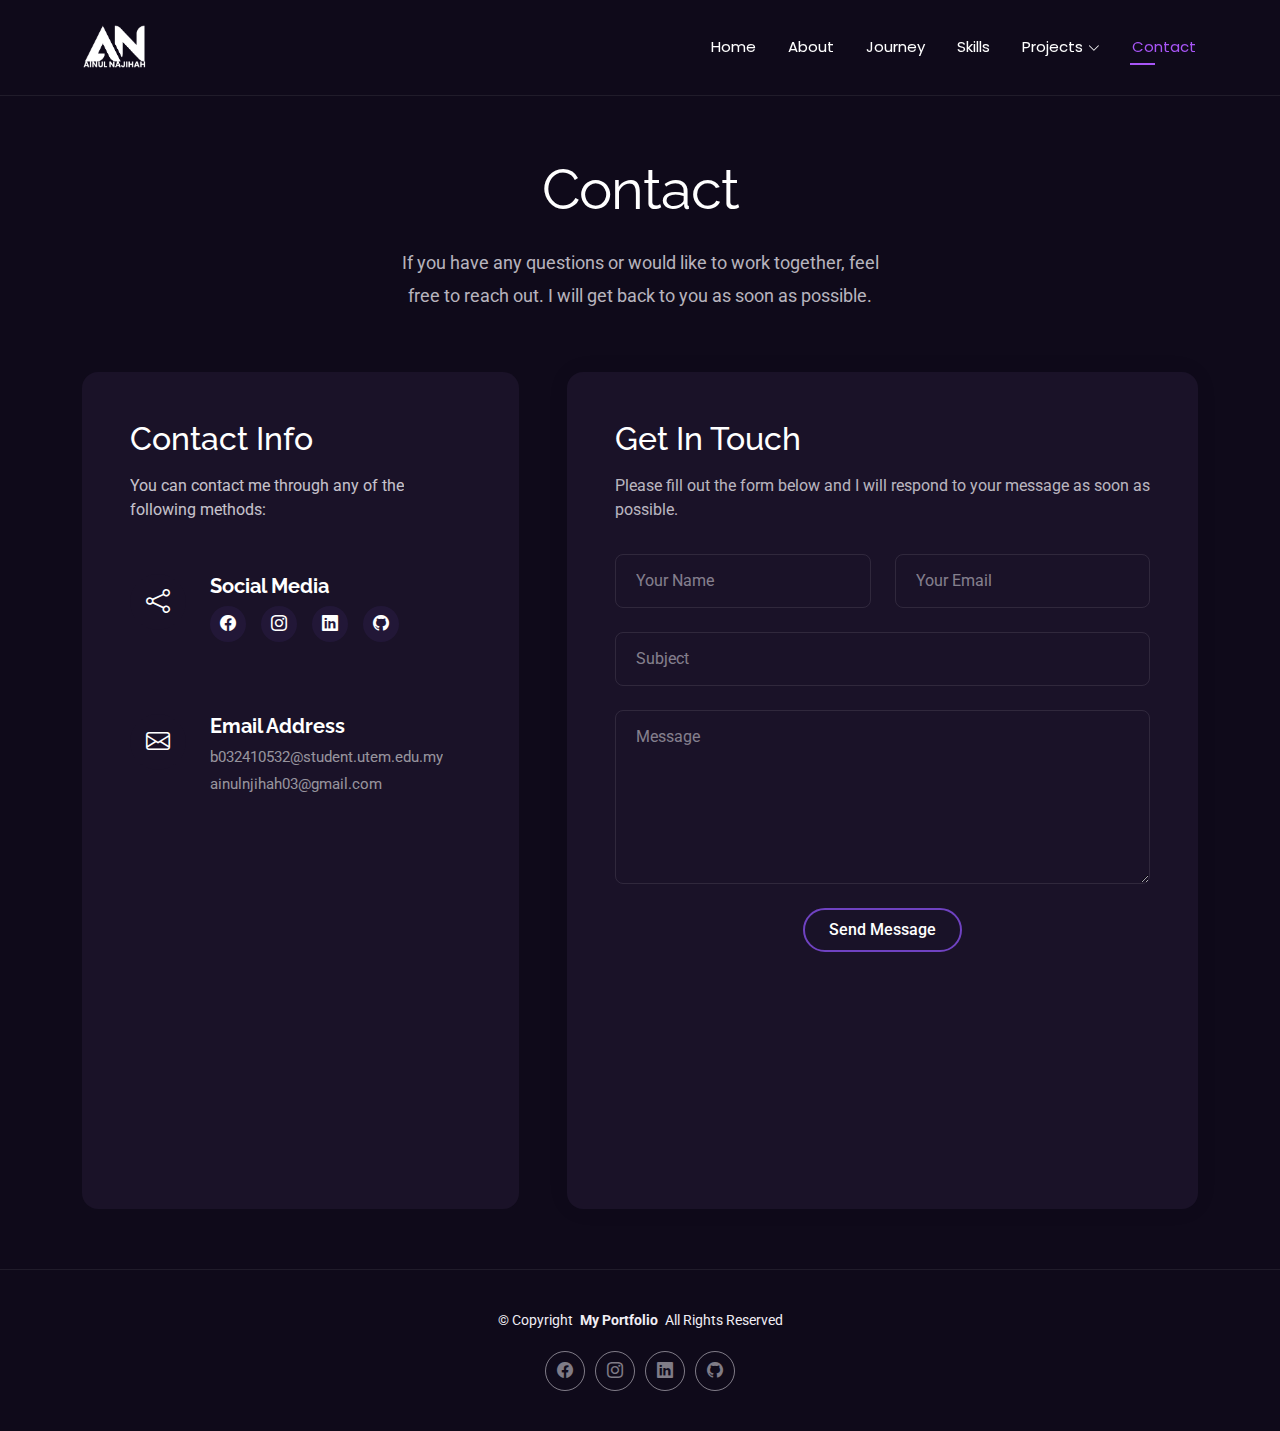
<file: contact.html>
<!DOCTYPE html>
<html lang="en">

<head>
    <meta charset="utf-8">
    <meta content="width=device-width, initial-scale=1.0" name="viewport">
    <title>Ainul Najihah | Portfolio</title>
    <meta name="description" content="">
    <meta name="keywords" content="">

    <!-- Favicons -->
    <link href="assets/img/an_white.png" rel="icon">
    <link href="assets/img/an_purple.png" rel="apple-touch-icon">

    <!-- Fonts -->
    <link href="https://fonts.googleapis.com" rel="preconnect">
    <link href="https://fonts.gstatic.com" rel="preconnect" crossorigin>
    <link href="https://fonts.googleapis.com/css2?family=Roboto:ital,wght@0,100;0,300;0,400;0,500;0,700;0,900;1,100;1,300;1,400;1,500;1,700;1,900&family=Poppins:ital,wght@0,100;0,200;0,300;0,400;0,500;0,600;0,700;0,800;0,900;1,100;1,200;1,300;1,400;1,500;1,600;1,700;1,800;1,900&family=Raleway:ital,wght@0,100;0,200;0,300;0,400;0,500;0,600;0,700;0,800;0,900;1,100;1,200;1,300;1,400;1,500;1,600;1,700;1,800;1,900&display=swap"
        rel="stylesheet">

    <!-- Vendor CSS Files -->
    <link href="assets/vendor/bootstrap/css/bootstrap.min.css" rel="stylesheet">
    <link href="assets/vendor/bootstrap-icons/bootstrap-icons.css" rel="stylesheet">
    <link href="assets/vendor/aos/aos.css" rel="stylesheet">
    <link href="assets/vendor/swiper/swiper-bundle.min.css" rel="stylesheet">
    <link href="assets/vendor/glightbox/css/glightbox.min.css" rel="stylesheet">

    <!-- Main CSS File -->
    <link href="assets/css/main.css" rel="stylesheet">

    <style>
        /* Button Purple Segi Empat */
        
        .btn-purple {
            background-color: #6f42c1;
            color: #ffffff;
            border: 2px solid #6f42c1;
            border-radius: 4px;
            font-weight: 500;
            transition: all 0.3s ease;
            cursor: pointer;
        }
        
        .btn-purple:hover {
            background-color: transparent;
            color: #6f42c1;
        }
        
        .btn-purple:focus {
            box-shadow: none;
        }
        /* --- PERUBAHAN UNTUK KONTEN KONTAK --- */
        /* Menjajajarkan ikon dan kandungan secara menegak */
        
        .info-item {
            display: flex;
            align-items: flex-start;
            gap: 15px;
            padding: 20px 0;
        }
        
        .info-item .icon-box {
            flex-shrink: 0;
            width: 40px;
            height: 40px;
            background: rgba(111, 66, 193, 0.1);
            border-radius: 50%;
            display: flex;
            align-items: center;
            justify-content: center;
            color: #6f42c1;
            font-size: 1.1rem;
        }
        
        .info-item .content {
            flex-grow: 1;
        }
        
        .info-item h4 {
            font-size: 1rem;
            font-weight: 600;
            color: #ffffff;
            margin-bottom: 5px;
        }
        
        .info-item p {
            margin: 0;
            color: rgba(255, 255, 255, 0.7);
            font-size: 0.9rem;
        }
        /* --- GAYA UNTUK PAUTAN TELEFON & EMEL --- */
        
        .info-item .content p a {
            color: rgba(255, 255, 255, 0.7);
            /* Warna yang sama dengan teks biasa */
            text-decoration: none;
            /* Buang garis bawah */
            transition: color 0.3s ease;
        }
        
        .info-item .content p a:hover {
            color: #bb86fc;
            /* Tukar kepada warna ungu apabila hover */
            text-decoration: underline;
            /* Tambah garis bawah apabila hover */
        }
        /* --- GAYA UNTUK PREVIEW PETA DALAM KAD --- */
        
        .map-preview-link {
            display: block;
            text-decoration: none;
            border-radius: 8px;
            overflow: hidden;
            box-shadow: 0 2px 10px rgba(0, 0, 0, 0.1);
            margin-top: 15px;
        }
        
        .map-preview {
            position: relative;
            width: 100%;
            height: 150px;
            border-radius: 8px;
            overflow: hidden;
        }
        
        .map-preview iframe {
            width: 100%;
            height: 100%;
            border: none;
            pointer-events: none;
        }
        
        .map-overlay {
            position: absolute;
            top: 0;
            left: 0;
            width: 100%;
            height: 100%;
            background: rgba(0, 0, 0, 0.4);
            color: white;
            display: flex;
            justify-content: center;
            align-items: center;
            font-size: 1.5rem;
            opacity: 0;
            transition: opacity 0.3s ease;
        }
        
        .map-preview-link:hover .map-overlay {
            opacity: 1;
        }
        /* --- GAYA UNTUK SOCIAL MEDIA LINKS --- */
        
        .social-links-contact {
            display: flex;
            gap: 15px;
            margin-top: 5px;
        }
        
        .social-links-contact a {
            display: flex;
            align-items: center;
            justify-content: center;
            width: 36px;
            height: 36px;
            border-radius: 50%;
            background: rgba(111, 66, 193, 0.1);
            color: rgba(255, 255, 255, 0.7);
            transition: all 0.3s ease;
        }
        
        .social-links-contact a:hover {
            background: #6f42c1;
            color: #ffffff;
        }
    </style>
</head>

<body class="index-page">

    <header id="header" class="header d-flex align-items-center light-background sticky-top">
        <div class="container position-relative d-flex align-items-center justify-content-between">

            <!-- LOGO -->
            <a href="index.html" class="logo d-flex align-items-center me-4">
                <img src="assets/img/an_logo.png" alt="Logo" style="height: 65px;">
            </a>

            <nav id="navmenu" class="navmenu">
                <ul>
                    <li><a href="index.html">Home</a></li>
                    <li><a href="about.html">About</a></li>
                    <li><a href="journey.html">Journey</a></li>
                    <li><a href="skills.html">Skills</a></li>
                    <li class="dropdown">
                        <a href="#"><span>Projects</span> 
                        <i class="bi bi-chevron-down toggle-dropdown"></i>
                    </a>
                        <ul>
                            <li><a href="web_dev.html">Web Development</a></li>
                            <li><a href="app_dev.html">App Development</a></li>
                            <li><a href="graphic_design.html">Graphic Design</a></li>
                        </ul>
                    </li>
                    <li><a href="contact.html" class="active">Contact</a></li>
                </ul>
                <i class="mobile-nav-toggle d-xl-none bi bi-list"></i>
            </nav>

        </div>
    </header>

    <main class="main">

        <!-- Contact Section -->
        <section id="contact" class="contact section">

            <!-- Section Title -->
            <div class="container section-title" data-aos="fade-up">
                <h2>Contact</h2>
                <p>If you have any questions or would like to work together, feel free to reach out. I will get back to you as soon as possible.</p>
            </div>

            <div class="container" data-aos="fade-up" data-aos-delay="100">

                <div class="row g-4 g-lg-5">
                    <div class="col-lg-5">
                        <div class="info-box" data-aos="fade-up" data-aos-delay="200">
                            <h3>Contact Info</h3>
                            <p>You can contact me through any of the following methods:</p>

                            <!-- Item 1: Social Media (REPLACED PHONE NUMBER) -->
                            <div class="info-item" data-aos="fade-up" data-aos-delay="300">
                                <div class="icon-box">
                                    <i class="bi bi-share"></i>
                                </div>
                                <div class="content">
                                    <h4>Social Media</h4>
                                    <div class="social-links-contact">
                                        <a href="https://www.facebook.com/ain.najihah.754/"><i class="bi bi-facebook"></i></a>
                                        <a href="https://www.instagram.com/ainul.njihah/#"><i class="bi bi-instagram"></i></a>
                                        <a href="https://my.linkedin.com/in/ainul-najihah-6169ba305?trk=people-guest_people_search-card"><i class="bi bi-linkedin"></i></a>
                                        <a href="https://github.com/ainulnjihah03"><i class="bi bi-github"></i></a>
                                    </div>
                                </div>
                            </div>

                            <!-- Item 2: Email Address -->
                            <div class="info-item" data-aos="fade-up" data-aos-delay="400">
                                <div class="icon-box">
                                    <i class="bi bi-envelope"></i>
                                </div>
                                <div class="content">
                                    <h4>Email Address</h4>
                                    <!-- PERUBAHAN: Alamat emel sekarang boleh diklik -->
                                    <p><a href="mailto:b032410532@student.utem.edu.my">b032410532@student.utem.edu.my</a></p>
                                    <p><a href="mailto:ainulnjihah03@gmail.com">ainulnjihah03@gmail.com</a></p>
                                </div>
                            </div>

                            <!-- Item 3: Our Location dengan Peta Preview -->
                            <div class="info-item" data-aos="fade-up" data-aos-delay="500">
                                <div class="icon-box">
                                    <i class="bi bi-geo-alt"></i>
                                </div>
                                <div class="content">
                                    <h4>Our Location</h4>
                                    <p>Universiti Teknikal Malaysia Melaka</p>
                                    <p>Hang Tuah Jaya, 76100 Durian Tunggal,</p>
                                    <p>Melaka, Malaysia</p>

                                    <!-- PREVIEW PETA DI DALAM KAD LOCATION -->
                                    <a href="https://www.google.com/maps/search/?api=1&query=Universiti+Teknikal+Malaysia+Melaka" class="map-preview-link" target="_blank">
                                        <div class="map-preview">
                                            <iframe src="https://www.google.com/maps/embed?pb=!1m18!1m12!1m3!1d3988.4296658789473!2d102.29546237499199!3d2.3215756575644263!2m3!1f0!2f0!3f0!3m2!1i1024!2i768!4f13.1!3m3!1m2!1s0x31d1f2d5a7f5f5f5%3A0x9b9b9b9b9b9b9b9b!2sUniversiti%20Teknikal%20Malaysia%20Melaka!5e0!3m2!1sen!2smy!4v1678886400000!5m2!1sen!2smy"
                                                allowfullscreen="" loading="lazy" referrerpolicy="no-referrer-when-downgrade">
                                            </iframe>
                                            <div class="map-overlay">
                                                <i class="bi bi-arrows-fullscreen"></i>
                                            </div>
                                        </div>
                                    </a>
                                </div>
                            </div>
                        </div>
                    </div>

                    <div class="col-lg-7">
                        <div class="contact-form" data-aos="fade-up" data-aos-delay="300">
                            <h3>Get In Touch</h3>
                            <p>Please fill out the form below and I will respond to your message as soon as possible.</p>

                            <!-- FORM using Formsubmit -->
                            <form action="https://formsubmit.co/ainulnjihah03@gmail.com" method="POST" class="php-email-form" data-aos="fade-up" data-aos-delay="200">
                                <div class="row gy-4">

                                    <div class="col-md-6">
                                        <input type="text" name="name" class="form-control" placeholder="Your Name" required="">
                                    </div>

                                    <div class="col-md-6">
                                        <input type="email" class="form-control" name="email" placeholder="Your Email" required="">
                                    </div>

                                    <div class="col-12">
                                        <input type="text" class="form-control" name="subject" placeholder="Subject" required="">
                                    </div>

                                    <div class="col-12">
                                        <textarea class="form-control" name="message" rows="6" placeholder="Message" required=""></textarea>
                                    </div>

                                    <div class="col-12 text-center">
                                        <div class="loading">Loading</div>
                                        <div class="error-message"></div>
                                        <div class="sent-message">Your message has been sent. Thank you!</div>

                                        <button type="submit" class="btn btn-purple px-4 py-2">
                                            Send Message
                                        </button>
                                    </div>

                                </div>
                            </form>

                        </div>
                    </div>

                </div>

            </div>
        </section>
        <!-- /Contact Section -->

    </main>

    <footer id="footer" class="footer">

        <div class="container">
            <div class="copyright text-center">
                <p>© <span>Copyright</span> <strong class="px-1 sitename">My Portfolio</strong> <span>All Rights Reserved<br></span></p>
            </div>
            <div class="social-links d-flex justify-content-center">
                <a href="https://www.facebook.com/ain.najihah.754/"><i class="bi bi-facebook"></i></a>
                <a href="https://www.instagram.com/ainul.njihah/#"><i class="bi bi-instagram"></i></a>
                <a href="https://my.linkedin.com/in/ainul-najihah-6169ba305?trk=people-guest_people_search-card"><i class="bi bi-linkedin"></i></a>
                <a href="https://github.com/ainulnjihah03"><i class="bi bi-github "></i></a>
            </div>
        </div>

    </footer>

    <!-- Scroll Top -->
    <a href="#" id="scroll-top" class="scroll-top d-flex align-items-center justify-content-center"><i
            class="bi bi-arrow-up-short"></i></a>

    <!-- Preloader -->
    <div id="preloader"></div>

    <!-- Vendor JS Files -->
    <script src="assets/vendor/bootstrap/js/bootstrap.bundle.min.js"></script>
    <script src="assets/vendor/aos/aos.js"></script>
    <script src="assets/vendor/typed.js/typed.umd.js"></script>
    <script src="assets/vendor/waypoints/noframework.waypoints.js"></script>
    <script src="assets/vendor/purecounter/purecounter_vanilla.js"></script>
    <script src="assets/vendor/swiper/swiper-bundle.min.js"></script>
    <script src="assets/vendor/imagesloaded/imagesloaded.pkgd.min.js"></script>
    <script src="assets/vendor/isotope-layout/isotope.pkgd.min.js"></script>
    <script src="assets/vendor/glightbox/js/glightbox.min.js"></script>

    <!-- Main JS File -->
    <script src="assets/js/main.js"></script>

</body>

</html>
</file>
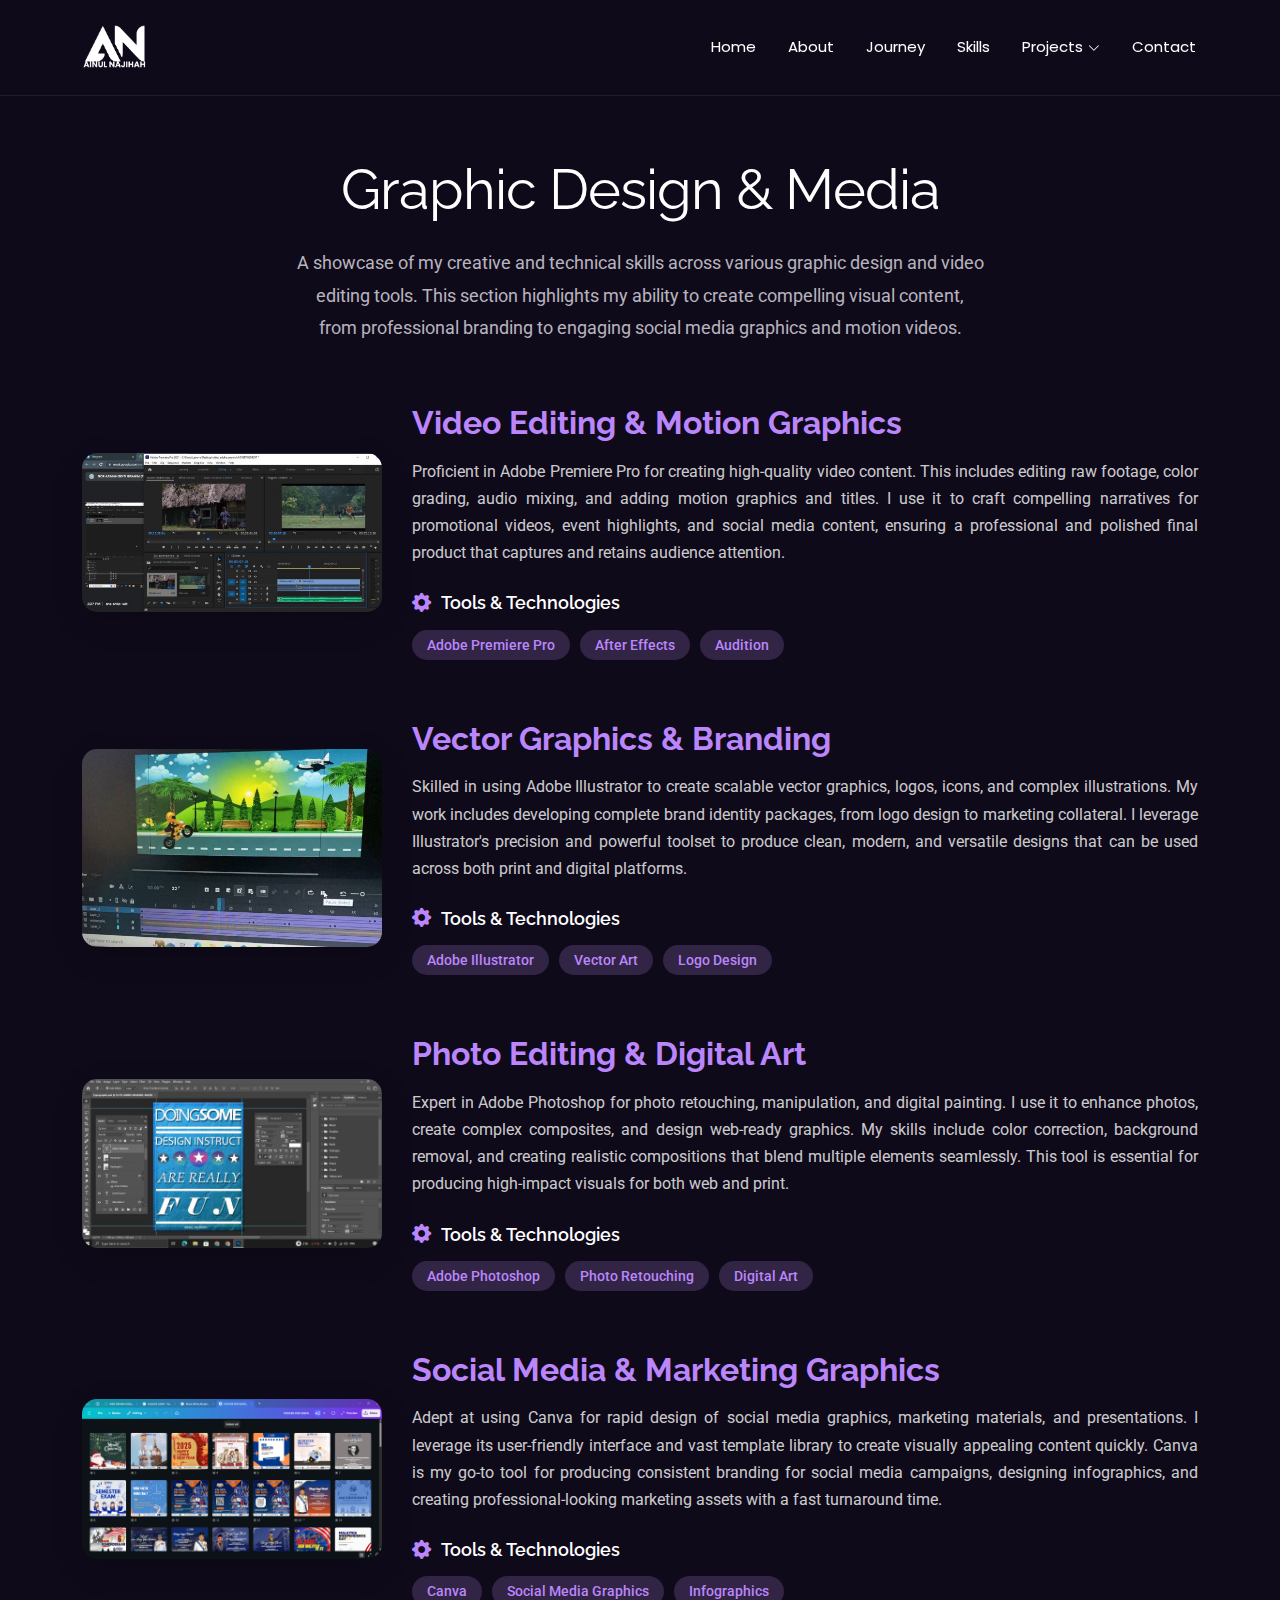
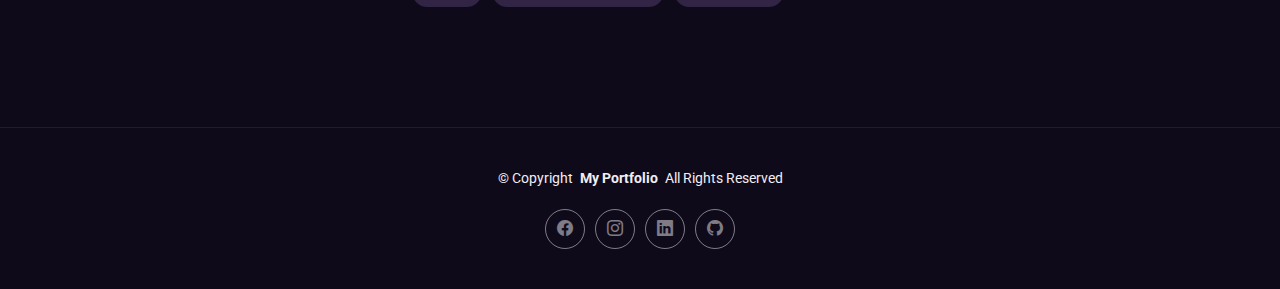
<file: graphic_design.html>
<!DOCTYPE html>
<html lang="en">

<head>
    <meta charset="utf-8">
    <meta content="width=device-width, initial-scale=1.0" name="viewport">
    <title>Graphic Design | Ainul Najihah Portfolio</title>
    <meta name="description" content="">
    <meta name="keywords" content="">

    <!-- Favicons -->
    <link href="assets/img/an_white.png" rel="icon">
    <link href="assets/img/an_purple.png" rel="apple-touch-icon">

    <!-- Fonts -->
    <link href="https://fonts.googleapis.com" rel="preconnect">
    <link href="https://fonts.gstatic.com" rel="preconnect" crossorigin>
    <link href="https://fonts.googleapis.com/css2?family=Roboto:ital,wght@0,100;0,300;0,400;0,500;0,700;0,900;1,100;1,300;1,400;1,500;1,700;1,900&family=Poppins:ital,wght@0,100;0,200;0,300;0,400;0,500;0,600;0,700;0,800;0,900;1,100;1,200;1,300;1,400;1,500;1,600;1,700;1,800;1;900&family=Raleway:ital,wght@0,100;0,200;0,300;0,400;0,500;0,600;0,700;0,800;0,900;1,100;1,200;1,300;1,400;1,500;1,600;1,700;1;800;1;900&display=swap"
        rel="stylesheet">

    <!-- Vendor CSS Files -->
    <link href="assets/vendor/bootstrap/css/bootstrap.min.css" rel="stylesheet">
    <link href="assets/vendor/bootstrap-icons/bootstrap-icons.css" rel="stylesheet">
    <link href="assets/vendor/aos/aos.css" rel="stylesheet">
    <link href="assets/vendor/swiper/swiper-bundle.min.css" rel="stylesheet">
    <link href="assets/vendor/glightbox/css/glightbox.min.css" rel="stylesheet">

    <!-- Main CSS File -->
    <link href="assets/css/main.css" rel="stylesheet">

    <style>
        /* --- Gaya untuk Kategori Graphic Design --- */
        
        .project-group {
            margin-bottom: 60px;
            display: flex;
            flex-direction: column;
            gap: 30px;
        }
        
        .project-header {
            display: flex;
            align-items: center;
            gap: 30px;
        }
        
        .project-image {
            flex: 0 0 300px;
            max-width: 300px;
            border-radius: 15px;
            overflow: hidden;
            box-shadow: 0 10px 30px rgba(0, 0, 0, 0.2);
            transition: transform 0.3s ease;
        }
        
        .project-image:hover {
            transform: scale(1.02);
        }
        
        .project-image img {
            width: 100%;
            height: 100%;
            object-fit: cover;
            display: block;
        }
        
        .project-details {
            flex: 1;
        }
        
        .project-title {
            font-size: 2rem;
            font-weight: 700;
            color: #bb86fc;
            margin-bottom: 15px;
        }
        
        .project-description {
            color: rgba(255, 255, 255, 0.8);
            line-height: 1.7;
            margin-bottom: 25px;
            text-align: justify;
        }
        
        .project-tech-stack h4 {
            font-size: 1.1rem;
            font-weight: 600;
            color: #ffffff;
            margin-bottom: 15px;
            display: flex;
            align-items: center;
            gap: 10px;
        }
        
        .project-tech-stack h4 i {
            color: #bb86fc;
            font-size: 1.2rem;
        }
        
        .project-tech-list {
            display: flex;
            flex-wrap: wrap;
            gap: 10px;
        }
        
        .tech-tag {
            background: rgba(188, 140, 242, 0.2);
            color: #bb86fc;
            padding: 5px 15px;
            border-radius: 20px;
            font-size: 0.85rem;
            font-weight: 500;
            transition: background-color 0.3s ease;
        }
        
        .tech-tag:hover {
            background-color: rgba(188, 140, 242, 0.3);
        }
        /* Responsive Design */
        
        @media (max-width: 992px) {
            .project-header {
                flex-direction: column;
            }
            .project-image {
                flex: 0 0 100%;
                max-width: 100%;
                height: 250px;
            }
        }
    </style>
</head>

<body class="index-page">

    <header id="header" class="header d-flex align-items-center light-background sticky-top">
        <div class="container position-relative d-flex align-items-center justify-content-between">
            <!-- LOGO -->
            <a href="index.html" class="logo d-flex align-items-center me-4">
                <img src="assets/img/an_logo.png" alt="Logo" style="height: 65px;">
            </a>
            <nav id="navmenu" class="navmenu">
                <ul>
                    <li><a href="index.html">Home</a></li>
                    <li><a href="about.html">About</a></li>
                    <li><a href="journey.html">Journey</a></li>
                    <li><a href="skills.html">Skills</a></li>
                    <li class="dropdown">
                        <a href="#"><span>Projects</span> <i class="bi bi-chevron-down toggle-dropdown"></i></a>
                        <ul>
                            <li><a href="web_dev.html">Web Development</a></li>
                            <li><a href="app_dev.html">App Development</a></li>
                            <li><a href="graphic_design.html" class="active">Graphic Design</a></li>
                        </ul>
                    </li>
                    <li><a href="contact.html">Contact</a></li>
                </ul>
                <i class="mobile-nav-toggle d-xl-none bi bi-list"></i>
            </nav>
        </div>
    </header>

    <main class="main">
        <!-- Graphic Design Section -->
        <section id="graphic-design" class="portfolio section">
            <!-- Section Title -->
            <div class="container section-title" data-aos="fade-up">
                <h2>Graphic Design & Media</h2>
                <p>A showcase of my creative and technical skills across various graphic design and video editing tools. This section highlights my ability to create compelling visual content, from professional branding to engaging social media graphics
                    and motion videos.</p>
            </div>

            <div class="container" data-aos="fade-up" data-aos-delay="100">

                <!-- Project 1: Adobe Premiere Pro -->
                <div class="project-group">
                    <div class="project-header">
                        <div class="project-image">
                            <img src="assets/img/portfolio/journey/premier.jpg" alt="Adobe Premiere Pro">
                        </div>
                        <div class="project-details">
                            <h3 class="project-title">Video Editing & Motion Graphics</h3>
                            <p class="project-description">
                                Proficient in Adobe Premiere Pro for creating high-quality video content. This includes editing raw footage, color grading, audio mixing, and adding motion graphics and titles. I use it to craft compelling narratives for promotional videos, event highlights,
                                and social media content, ensuring a professional and polished final product that captures and retains audience attention.
                            </p>
                            <div class="project-tech-stack">
                                <h4><i class="bi bi-gear-fill"></i>Tools & Technologies</h4>
                                <div class="project-tech-list">
                                    <span class="tech-tag">Adobe Premiere Pro</span>
                                    <span class="tech-tag">After Effects</span>
                                    <span class="tech-tag">Audition</span>
                                </div>
                            </div>
                        </div>
                    </div>
                </div>

                <!-- Project 2: Adobe Illustrator -->
                <div class="project-group">
                    <div class="project-header">
                        <div class="project-image">
                            <img src="assets/img/portfolio/journey/ilustrator.jpg" alt="Adobe Illustrator">
                        </div>
                        <div class="project-details">
                            <h3 class="project-title">Vector Graphics & Branding</h3>
                            <p class="project-description">
                                Skilled in using Adobe Illustrator to create scalable vector graphics, logos, icons, and complex illustrations. My work includes developing complete brand identity packages, from logo design to marketing collateral. I leverage Illustrator's precision
                                and powerful toolset to produce clean, modern, and versatile designs that can be used across both print and digital platforms.
                            </p>
                            <div class="project-tech-stack">
                                <h4><i class="bi bi-gear-fill"></i>Tools & Technologies</h4>
                                <div class="project-tech-list">
                                    <span class="tech-tag">Adobe Illustrator</span>
                                    <span class="tech-tag">Vector Art</span>
                                    <span class="tech-tag">Logo Design</span>
                                </div>
                            </div>
                        </div>
                    </div>
                </div>

                <!-- Project 3: Adobe Photoshop -->
                <div class="project-group">
                    <div class="project-header">
                        <div class="project-image">
                            <img src="assets/img/portfolio/journey/photoshop.jpg" alt="Adobe Photoshop">
                        </div>
                        <div class="project-details">
                            <h3 class="project-title">Photo Editing & Digital Art</h3>
                            <p class="project-description">
                                Expert in Adobe Photoshop for photo retouching, manipulation, and digital painting. I use it to enhance photos, create complex composites, and design web-ready graphics. My skills include color correction, background removal, and creating realistic compositions
                                that blend multiple elements seamlessly. This tool is essential for producing high-impact visuals for both web and print.
                            </p>
                            <div class="project-tech-stack">
                                <h4><i class="bi bi-gear-fill"></i>Tools & Technologies</h4>
                                <div class="project-tech-list">
                                    <span class="tech-tag">Adobe Photoshop</span>
                                    <span class="tech-tag">Photo Retouching</span>
                                    <span class="tech-tag">Digital Art</span>
                                </div>
                            </div>
                        </div>
                    </div>
                </div>

                <!-- Project 4: Canva -->
                <div class="project-group">
                    <div class="project-header">
                        <div class="project-image">
                            <img src="assets/img/portfolio/journey/canva.jpg" alt="Canva">
                        </div>
                        <div class="project-details">
                            <h3 class="project-title">Social Media & Marketing Graphics</h3>
                            <p class="project-description">
                                Adept at using Canva for rapid design of social media graphics, marketing materials, and presentations. I leverage its user-friendly interface and vast template library to create visually appealing content quickly. Canva is my go-to tool for producing
                                consistent branding for social media campaigns, designing infographics, and creating professional-looking marketing assets with a fast turnaround time.
                            </p>
                            <div class="project-tech-stack">
                                <h4><i class="bi bi-gear-fill"></i>Tools & Technologies</h4>
                                <div class="project-tech-list">
                                    <span class="tech-tag">Canva</span>
                                    <span class="tech-tag">Social Media Graphics</span>
                                    <span class="tech-tag">Infographics</span>
                                </div>
                            </div>
                        </div>
                    </div>
                </div>
            </div>
        </section>
        <!-- /Graphic Design Section -->
    </main>

    <footer id="footer" class="footer">
        <div class="container">
            <div class="copyright text-center">
                <p>© <span>Copyright</span> <strong class="px-1 sitename">My Portfolio</strong> <span>All Rights Reserved<br></span></p>
            </div>
            <div class="social-links d-flex justify-content-center">
                <a href="https://www.facebook.com/ain.najihah.754/"><i class="bi bi-facebook"></i></a>
                <a href="https://www.instagram.com/ainul.njihah/#"><i class="bi bi-instagram"></i></a>
                <a href="https://my.linkedin.com/in/ainul-najihah-6169ba305?trk=people-guest_people_search-card"><i class="bi bi-linkedin"></i></a>
                <a href="https://github.com/ainulnjihah03"><i class="bi bi-github "></i></a>
            </div>
        </div>
    </footer>

    <!-- Scroll Top -->
    <a href="#" id="scroll-top" class="scroll-top d-flex align-items-center justify-content-center"><i class="bi bi-arrow-up-short"></i></a>

    <!-- Preloader -->
    <div id="preloader"></div>

    <!-- Vendor JS Files -->
    <script src="assets/vendor/bootstrap/js/bootstrap.bundle.min.js"></script>
    <script src="assets/vendor/aos/aos.js"></script>
    <script src="assets/vendor/typed.js/typed.umd.js"></script>
    <script src="assets/vendor/waypoints/noframework.waypoints.js"></script>
    <script src="assets/vendor/purecounter/purecounter_vanilla.js"></script>
    <script src="assets/vendor/swiper/swiper-bundle.min.js"></script>
    <script src="assets/vendor/imagesloaded/imagesloaded.pkgd.min.js"></script>
    <script src="assets/vendor/isotope-layout/isotope.pkgd.min.js"></script>
    <script src="assets/vendor/glightbox/js/glightbox.min.js"></script>

    <!-- Main JS File -->
    <script src="assets/js/main.js"></script>

</body>

</html>
</file>
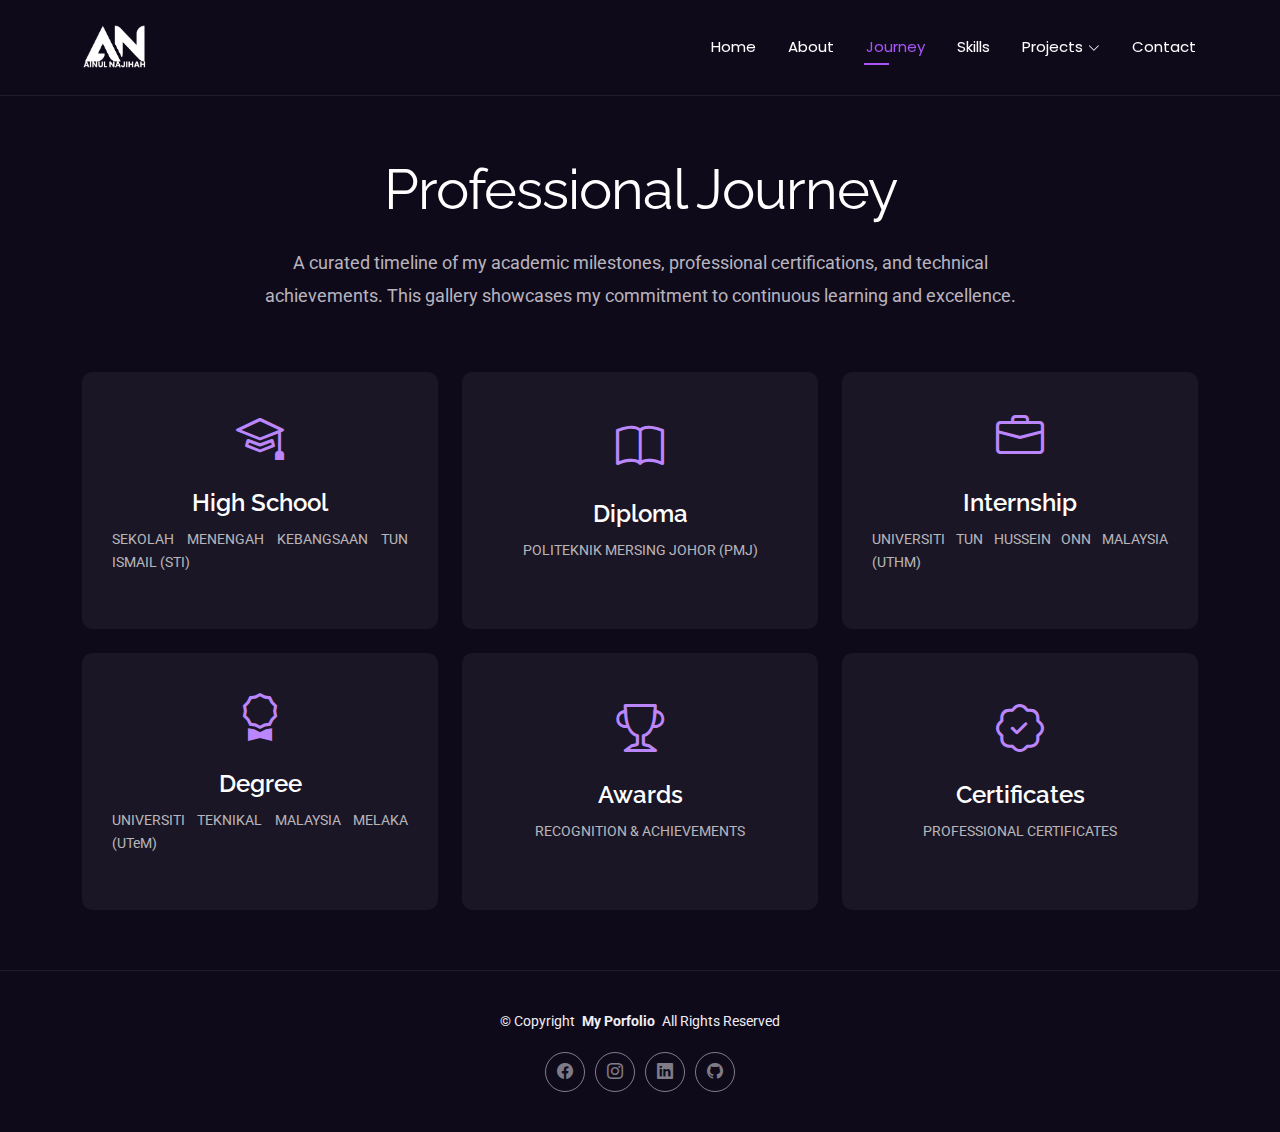
<file: journey.html>
<!DOCTYPE html>
<html lang="en">

<head>
    <meta charset="utf-8">
    <meta content="width=device-width, initial-scale=1.0" name="viewport">
    <title>Ainul Najihah | Portfolio</title>
    <meta name="description" content="">
    <meta name="keywords" content="">

    <!-- Favicons -->
    <link href="assets/img/an_white.png" rel="icon">
    <link href="assets/img/an_purple.png" rel="apple-touch-icon">

    <!-- Fonts -->
    <link href="https://fonts.googleapis.com" rel="preconnect">
    <link href="https://fonts.gstatic.com" rel="preconnect" crossorigin>
    <link href="https://fonts.googleapis.com/css2?family=Roboto:ital,wght@0,100;0,300;0,400;0,500;0,700;0,900;1,100;1,300;1,400;1,500;1,700;1,900&family=Poppins:ital,wght@0,100;0,200;0,300;0,400;0,500;0,600;0,700;0,800;0,900;1,100;1,200;1,300;1,400;1,500;1,600;1,700;1,800;1,900&family=Raleway:ital,wght@0,100;0,200;0,300;0,400;0,500;0,600;0,700;0,800;0,900;1,100;1,200;1,300;1,400;1,500;1,600;1,700;1,800;1,900&display=swap"
        rel="stylesheet">

    <!-- Vendor CSS Files -->
    <link href="assets/vendor/bootstrap/css/bootstrap.min.css" rel="stylesheet">
    <link href="assets/vendor/bootstrap-icons/bootstrap-icons.css" rel="stylesheet">
    <link href="assets/vendor/aos/aos.css" rel="stylesheet">
    <link href="assets/vendor/swiper/swiper-bundle.min.css" rel="stylesheet">
    <link href="assets/vendor/glightbox/css/glightbox.min.css" rel="stylesheet">

    <!-- Main CSS File -->
    <link href="assets/css/main.css" rel="stylesheet">

</head>

<body class="index-page">

    <header id="header" class="header d-flex align-items-center light-background sticky-top">
        <div class="container position-relative d-flex align-items-center justify-content-between">

            <!-- LOGO -->
            <a href="index.html" class="logo d-flex align-items-center me-4">
                <img src="assets/img/an_logo.png" alt="Logo" style="height: 65px;">
            </a>

            <nav id="navmenu" class="navmenu">
                <ul>
                    <li><a href="index.html">Home</a></li>
                    <li><a href="about.html">About</a></li>
                    <li><a href="journey.html" class="active">Journey</a></li>
                    <li><a href="skills.html">Skills</a></li>
                    <li class="dropdown">
                        <a href="#"><span>Projects</span> 
                        <i class="bi bi-chevron-down toggle-dropdown"></i>
                    </a>
                        <ul>
                            <li><a href="web_dev.html">Web Development</a></li>
                            <li><a href="app_dev.html">App Development</a></li>
                            <li><a href="graphic_design.html">Graphic Design</a></li>
                        </ul>
                    </li>
                    <li><a href="contact.html">Contact</a></li>
                </ul>
                <i class="mobile-nav-toggle d-xl-none bi bi-list"></i>
            </nav>

        </div>
    </header>

    <main class="main">

        <!-- Portfolio Section -->
        <section id="portfolio" class="portfolio section">

            <!-- Section Title -->
            <div class="container section-title" data-aos="fade-up">
                <h2>Professional Journey</h2>
                <p>A curated timeline of my academic milestones, professional certifications, and technical achievements. This gallery showcases my commitment to continuous learning and excellence.</p>
            </div>
            <!-- End Section Title -->

            <div class="container" data-aos="fade-up" data-aos-delay="100">

                <!-- Back to Categories Button -->
                <div class="back-to-categories" id="backToCategories">
                    <button class="btn btn-outline-light" onclick="showCategories()">
                        <i class="bi bi-arrow-left me-2"></i>Back to Categories
                    </button>
                </div>

                <!-- Portfolio Categories -->
                <div class="portfolio-categories" id="portfolioCategories">
                    <div class="row gy-4">
                        <div class="col-lg-4 col-md-6" data-aos="fade-up" data-aos-delay="100">
                            <div class="category-card" onclick="showCategory('highSchool')">
                                <i class="bi bi-mortarboard category-icon"></i>
                                <h3 class="category-title">High School</h3>
                                <p class="category-description">SEKOLAH MENENGAH KEBANGSAAN TUN ISMAIL (STI)</p>
                            </div>
                        </div>

                        <div class="col-lg-4 col-md-6" data-aos="fade-up" data-aos-delay="200">
                            <div class="category-card" onclick="showCategory('diploma')">
                                <i class="bi bi-book category-icon"></i>
                                <h3 class="category-title">Diploma</h3>
                                <p class="category-description">POLITEKNIK MERSING JOHOR (PMJ)</p>
                            </div>
                        </div>

                        <div class="col-lg-4 col-md-6" data-aos="fade-up" data-aos-delay="300">
                            <div class="category-card" onclick="showCategory('internship')">
                                <i class="bi bi-briefcase category-icon"></i>
                                <h3 class="category-title">Internship</h3>
                                <p class="category-description">UNIVERSITI TUN HUSSEIN ONN MALAYSIA (UTHM)</p>
                            </div>
                        </div>

                        <div class="col-lg-4 col-md-6" data-aos="fade-up" data-aos-delay="400">
                            <div class="category-card" onclick="showCategory('degree')">
                                <i class="bi bi-award category-icon"></i>
                                <h3 class="category-title">Degree</h3>
                                <p class="category-description">UNIVERSITI TEKNIKAL MALAYSIA MELAKA (UTeM)</p>
                            </div>
                        </div>

                        <div class="col-lg-4 col-md-6" data-aos="fade-up" data-aos-delay="500">
                            <div class="category-card" onclick="showCategory('awards')">
                                <i class="bi bi-trophy category-icon"></i>
                                <h3 class="category-title">Awards</h3>
                                <p class="category-description">RECOGNITION & ACHIEVEMENTS</p>
                            </div>
                        </div>

                        <div class="col-lg-4 col-md-6" data-aos="fade-up" data-aos-delay="600">
                            <div class="category-card" onclick="showCategory('certificate')">
                                <i class="bi bi-patch-check category-icon"></i>
                                <h3 class="category-title">Certificates</h3>
                                <p class="category-description">PROFESSIONAL CERTIFICATES</p>
                            </div>
                        </div>
                    </div>
                </div>

                <!-- HIGH SCHOOL SECTION -->
                <div class="category-section" id="highSchool-section">
                    <div class="section-title" data-aos="fade-up">
                        <h2>High School Journey</h2>
                        <p>My secondary school years that shaped my academic foundation and personal growth.</p>
                    </div>

                    <div class="container" data-aos="fade-up" data-aos-delay="100">

                        <!-- Category 1: Classmates -->
                        <div class="category-group">
                            <h3 class="category-subtitle">Classmates</h3>
                            <p class="category-description">The friends who transformed ordinary school days into an extraordinary adventure. They were my study partners, my cheerleaders, and my confidants. Together, we navigated the challenges of academia and celebrated the joys of
                                youth, building a bond founded on mutual respect and shared dreams. This network of friendship was a vital support system that made the journey truly unforgettable and continues to inspire me today.</p>
                            <div class="row gy-4">
                                <!-- You can add your classmate photos here -->
                                <div class="col-lg-4 col-md-6 portfolio-item">
                                    <div class="portfolio-card">
                                        <div class="portfolio-img">
                                            <img src="assets/img/portfolio/journey/school_classmate_1.jpg" alt="Classmates" class="img-fluid">
                                            <div class="portfolio-overlay">
                                                <a href="assets/img/portfolio/journey/school_classmate_1.jpg" class="glightbox portfolio-lightbox"><i class="bi bi-plus"></i></a>
                                            </div>
                                        </div>
                                    </div>
                                </div>

                                <div class="col-lg-4 col-md-6 portfolio-item">
                                    <div class="portfolio-card">
                                        <div class="portfolio-img">
                                            <img src="assets/img/portfolio/journey/school_classmate_3.jpg" alt="Classmates" class="img-fluid">
                                            <div class="portfolio-overlay">
                                                <a href="assets/img/portfolio/journey/school_classmate_3.jpg" class="glightbox portfolio-lightbox"><i class="bi bi-plus"></i></a>
                                            </div>
                                        </div>
                                    </div>
                                </div>

                                <div class="col-lg-4 col-md-6 portfolio-item">
                                    <div class="portfolio-card">
                                        <div class="portfolio-img">
                                            <img src="assets/img/portfolio/journey/school_classmate_9.jpg" alt="Classmates" class="img-fluid">
                                            <div class="portfolio-overlay">
                                                <a href="assets/img/portfolio/journey/school_classmate_9.jpg" class="glightbox portfolio-lightbox"><i class="bi bi-plus"></i></a>
                                            </div>
                                        </div>
                                    </div>
                                </div>

                            </div>
                        </div>

                        <!-- Category 2: Accountancy Stream -->
                        <div class="category-group">
                            <h3 class="category-subtitle">Accountancy Stream</h3>
                            <p class="category-description">My journey into the world of finance began with establishing a solid foundation in core accounting principles and financial management. This went beyond textbook theory; it was about understanding the language of business,
                                from debits and credits to the intricacies of financial reporting. I actively participated in peer-learning sessions, where we collaboratively tackled challenging problems. Working through complex financial statements and
                                mastering the art of ledger balancing not only honed my analytical skills but also instilled a meticulous attention to detail and a deep appreciation for financial integrity—skills that have been invaluable ever since.</p>
                            <div class="row gy-4">
                                <div class="col-lg-4 col-md-6 portfolio-item">
                                    <div class="portfolio-card">
                                        <div class="portfolio-img">
                                            <img src="assets/img/portfolio/journey/school_2.JPG" class="img-fluid" alt="Accountancy Stream">
                                            <div class="portfolio-overlay">
                                                <a href="assets/img/portfolio/journey/school_2.JPG" class="glightbox portfolio-lightbox"><i class="bi bi-plus"></i></a>
                                            </div>
                                        </div>
                                    </div>
                                </div>
                                <div class="col-lg-4 col-md-6 portfolio-item">
                                    <div class="portfolio-card">
                                        <div class="portfolio-img">
                                            <img src="assets/img/portfolio/journey/school_acc_3.jpg" class="img-fluid" alt="Accountancy Stream">
                                            <div class="portfolio-overlay">
                                                <a href="assets/img/portfolio/journey/school_acc_3.jpg" class="glightbox portfolio-lightbox"><i class="bi bi-plus"></i></a>
                                            </div>
                                        </div>
                                    </div>
                                </div>
                                <div class="col-lg-4 col-md-6 portfolio-item">
                                    <div class="portfolio-card">
                                        <div class="portfolio-img">
                                            <img src="assets/img/portfolio/journey/school_acc_4.jpg" class="img-fluid" alt="Accountancy Stream">
                                            <div class="portfolio-overlay">
                                                <a href="assets/img/portfolio/journey/school_acc_4.jpg" class="glightbox portfolio-lightbox"><i class="bi bi-plus"></i></a>
                                            </div>
                                        </div>
                                    </div>
                                </div>
                            </div>
                        </div>

                        <!-- Category 3: Uniform Bodies -->
                        <div class="category-group">
                            <h3 class="category-subtitle">Uniform Bodies</h3>
                            <p class="category-description">My time in uniform bodies was an immersive education in discipline, teamwork, and service. As a Girl Guide, I was part of a structured environment that emphasized collaboration through various activities, from outdoor camping
                                and survival skills to community service projects. It taught me the importance of adhering to a code of conduct and working together to achieve common goals. Representing the school at district-level programs was a highlight,
                                building my confidence and public speaking skills. This experience was not just about wearing a uniform; it was about embodying a spirit of resilience, respect, and a commitment to serving the community.</p>
                            <div class="row gy-4">
                                <div class="col-lg-4 col-md-6 portfolio-item">
                                    <div class="portfolio-card">
                                        <div class="portfolio-img">
                                            <img src="assets/img/portfolio/journey/school_1.JPG" class="img-fluid" alt="Girl Guides">
                                            <div class="portfolio-overlay">
                                                <a href="assets/img/portfolio/journey/school_1.JPG" class="glightbox portfolio-lightbox"><i class="bi bi-plus"></i></a>
                                            </div>
                                        </div>
                                    </div>
                                </div>
                                <div class="col-lg-4 col-md-6 portfolio-item">
                                    <div class="portfolio-card">
                                        <div class="portfolio-img">
                                            <img src="assets/img/portfolio/journey/school_pandu_1.jpg" class="img-fluid" alt="Girl Guides">
                                            <div class="portfolio-overlay">
                                                <a href="assets/img/portfolio/journey/school_pandu_1.jpg" class="glightbox portfolio-lightbox"><i class="bi bi-plus"></i></a>
                                            </div>
                                        </div>
                                    </div>
                                </div>
                                <div class="col-lg-4 col-md-6 portfolio-item">
                                    <div class="portfolio-card">
                                        <div class="portfolio-img">
                                            <img src="assets/img/portfolio/journey/school_pandu_2.jpg" class="img-fluid" alt="Girl Guides">
                                            <div class="portfolio-overlay">
                                                <a href="assets/img/portfolio/journey/school_pandu_2.jpg" class="glightbox portfolio-lightbox"><i class="bi bi-plus"></i></a>
                                            </div>
                                        </div>
                                    </div>
                                </div>
                            </div>
                        </div>

                        <!-- Category 4: Leadership -->
                        <div class="category-group">
                            <h3 class="category-subtitle">Leadership</h3>
                            <p class="category-description">Leadership, for me, was best defined during my tenure as a School Prefect. This role was a profound responsibility that went far beyond upholding discipline. It was about being a bridge between the student body and the faculty,
                                learning to mediate conflicts with fairness and empathy. I was challenged to be a living example of integrity and dedication, inspiring my peers not through authority, but through action. This experience honed my ability
                                to listen, to make difficult decisions under pressure, and to motivate others towards a shared vision. It instilled in me a sense of duty and the understanding that true leadership is about empowering those around you.</p>
                            <div class="row gy-4">
                                <div class="col-lg-4 col-md-6 portfolio-item">
                                    <div class="portfolio-card">
                                        <div class="portfolio-img">
                                            <img src="assets/img/portfolio/journey/school_uni_1.jpg" class="img-fluid" alt="School Prefect">
                                            <div class="portfolio-overlay">
                                                <a href="assets/img/portfolio/journey/school_uni_1.jpg" class="glightbox portfolio-lightbox"><i class="bi bi-plus"></i></a>
                                            </div>
                                        </div>
                                    </div>
                                </div>
                                <div class="col-lg-4 col-md-6 portfolio-item">
                                    <div class="portfolio-card">
                                        <div class="portfolio-img">
                                            <img src="assets/img/portfolio/journey/school_uni_2.jpg" class="img-fluid" alt="School Prefect">
                                            <div class="portfolio-overlay">
                                                <a href="assets/img/portfolio/journey/school_uni_2.jpg" class="glightbox portfolio-lightbox"><i class="bi bi-plus"></i></a>
                                            </div>
                                        </div>
                                    </div>
                                </div>
                                <div class="col-lg-4 col-md-6 portfolio-item">
                                    <div class="portfolio-card">
                                        <div class="portfolio-img">
                                            <img src="assets/img/portfolio/journey/school_uni_3.jpg" class="img-fluid" alt="School Prefect">
                                            <div class="portfolio-overlay">
                                                <a href="assets/img/portfolio/journey/school_uni_3.jpg" class="glightbox portfolio-lightbox"><i class="bi bi-plus"></i></a>
                                            </div>
                                        </div>
                                    </div>
                                </div>
                            </div>
                        </div>
                    </div>
                </div>

                <!-- DIPLOMA SECTION -->
                <div class="category-section" id="diploma-section">
                    <div class="section-title" data-aos="fade-up">
                        <h2>Diploma Journey</h2>
                        <p>My academic achievements and professional development during diploma studies.</p>
                    </div>

                    <div class="container" data-aos="fade-up" data-aos-delay="100">

                        <!-- Category 1: Graduation -->
                        <div class="category-group">
                            <h3 class="category-subtitle">Graduation</h3>
                            <p class="category-description">The culmination of years of hard work and dedication. These moments capture the joy, pride, and sense of accomplishment that came with completing my diploma, marking the successful end of a significant chapter and the exciting
                                beginning of a new one.</p>
                            <div class="row gy-4">
                                <!-- 1. CONVOCATION CEREMONY -->
                                <div class="col-lg-4 col-md-6 portfolio-item">
                                    <div class="portfolio-card">
                                        <div class="portfolio-img">
                                            <img src="assets/img/portfolio/journey/diploma_12.jpg" alt="Convocation Ceremony" class="img-fluid">
                                            <div class="portfolio-overlay">
                                                <a href="assets/img/portfolio/journey/diploma_12.jpg" class="glightbox portfolio-lightbox"><i class="bi bi-plus"></i></a>
                                            </div>
                                        </div>
                                    </div>
                                </div>

                                <!-- 2. DIPLOMA GRADUATE (PORTRAIT) -->
                                <div class="col-lg-4 col-md-6 portfolio-item">
                                    <div class="portfolio-card">
                                        <div class="portfolio-img">
                                            <img src="assets/img/portfolio/journey/diploma_9.jpg" alt="Diploma Graduate" class="img-fluid">
                                            <div class="portfolio-overlay">
                                                <a href="assets/img/portfolio/journey/diploma_9.jpg" class="glightbox portfolio-lightbox"><i class="bi bi-plus"></i></a>
                                            </div>
                                        </div>
                                    </div>
                                </div>

                                <!-- 3. REACHING NEW HEIGHTS -->
                                <div class="col-lg-4 col-md-6 portfolio-item">
                                    <div class="portfolio-card">
                                        <div class="portfolio-img">
                                            <img src="assets/img/portfolio/journey/diploma_8.jpg" alt="Graduation Celebration" class="img-fluid">
                                            <div class="portfolio-overlay">
                                                <a href="assets/img/portfolio/journey/diploma_8.jpg" class="glightbox portfolio-lightbox"><i class="bi bi-plus"></i></a>
                                            </div>
                                        </div>
                                    </div>
                                </div>
                            </div>
                        </div>

                        <div class="category-group">
                            <h3 class="category-subtitle">Final Year Project</h3>
                            <p class="category-description">The culmination of years of hard work and dedication. These moments capture the joy, pride, and sense of accomplishment that came with completing my diploma, marking the successful end of a significant chapter and the exciting
                                beginning of a new one.</p>
                            <div class="row gy-4">
                                <!-- 1. CONVOCATION CEREMONY -->
                                <div class="col-lg-4 col-md-6 portfolio-item">
                                    <div class="portfolio-card">
                                        <div class="portfolio-img">
                                            <img src="assets/img/portfolio/journey/fyp_1.jpg" alt="Convocation Ceremony" class="img-fluid">
                                            <div class="portfolio-overlay">
                                                <a href="assets/img/portfolio/journey/fyp_1.jpg" class="glightbox portfolio-lightbox"><i class="bi bi-plus"></i></a>
                                            </div>
                                        </div>
                                    </div>
                                </div>

                                <!-- 2. DIPLOMA GRADUATE (PORTRAIT) -->
                                <div class="col-lg-4 col-md-6 portfolio-item">
                                    <div class="portfolio-card">
                                        <div class="portfolio-img">
                                            <img src="assets/img/portfolio/journey/fyp_3.jpg" alt="Diploma Graduate" class="img-fluid">
                                            <div class="portfolio-overlay">
                                                <a href="assets/img/portfolio/journey/fyp_3.jpg" class="glightbox portfolio-lightbox"><i class="bi bi-plus"></i></a>
                                            </div>
                                        </div>
                                    </div>
                                </div>

                                <!-- 3. REACHING NEW HEIGHTS -->
                                <div class="col-lg-4 col-md-6 portfolio-item">
                                    <div class="portfolio-card">
                                        <div class="portfolio-img">
                                            <img src="assets/img/portfolio/journey/fyp_2.jpg" alt="Graduation Celebration" class="img-fluid">
                                            <div class="portfolio-overlay">
                                                <a href="assets/img/portfolio/journey/fyp_2.jpg" class="glightbox portfolio-lightbox"><i class="bi bi-plus"></i></a>
                                            </div>
                                        </div>
                                    </div>
                                </div>
                            </div>
                        </div>

                        <!-- Category 2: Academic Excellence & Awards -->
                        <div class="category-group">
                            <h3 class="category-subtitle">Academic Excellence & Awards</h3>
                            <p class="category-description">A testament to my commitment to academic excellence. These awards and recognitions are not just accolades but symbols of the hard work, perseverance, and passion for learning that I consistently brought to my studies, pushing
                                me to achieve my full potential.</p>
                            <div class="row gy-4">
                                <!-- 4. TOP ACADEMIC ACHIEVER -->
                                <div class="col-lg-4 col-md-6 portfolio-item">
                                    <div class="portfolio-card">
                                        <div class="portfolio-img">
                                            <img src="assets/img/portfolio/journey/diploma_11.jpg" alt="Honor Ceremony" class="img-fluid">
                                            <div class="portfolio-overlay">
                                                <a href="assets/img/portfolio/journey/diploma_11.jpg" class="glightbox portfolio-lightbox"><i class="bi bi-plus"></i></a>
                                            </div>
                                        </div>
                                    </div>
                                </div>

                                <!-- 5. ACADEMIC EXCELLENCE (GROUP) -->
                                <div class="col-lg-4 col-md-6 portfolio-item">
                                    <div class="portfolio-card">
                                        <div class="portfolio-img">
                                            <img src="assets/img/portfolio/journey/diploma_5.jpg" alt="Dean's List Awards" class="img-fluid">
                                            <div class="portfolio-overlay">
                                                <a href="assets/img/portfolio/journey/diploma_5.jpg" class="glightbox portfolio-lightbox"><i class="bi bi-plus"></i></a>
                                            </div>
                                        </div>
                                    </div>
                                </div>

                                <!-- 6. ACADEMIC MERIT AWARD -->
                                <div class="col-lg-4 col-md-6 portfolio-item">
                                    <div class="portfolio-card">
                                        <div class="portfolio-img">
                                            <img src="assets/img/portfolio/journey/diploma_10.jpg" alt="Stage Recognition" class="img-fluid">
                                            <div class="portfolio-overlay">
                                                <a href="assets/img/portfolio/journey/diploma_10.jpg" class="glightbox portfolio-lightbox"><i class="bi bi-plus"></i></a>
                                            </div>
                                        </div>
                                    </div>
                                </div>
                            </div>
                        </div>

                        <!-- Category 3: Kelab Pembimbing Rakan Siswa -->
                        <div class="category-group">
                            <h3 class="category-subtitle">Kelab Pembimbing Rakan Siswa</h3>
                            <p class="category-description">Beyond academics, my diploma journey was also about growth as a well-rounded individual. These experiences highlight my active participation in activities that built crucial soft skills, from leadership and teamwork to professional
                                etiquette and industry collaboration, preparing me for the professional world.</p>
                            <div class="row gy-4">
                                <!-- 7. CORPORATE PROFESSIONALISM -->
                                <div class="col-lg-4 col-md-6 portfolio-item">
                                    <div class="portfolio-card">
                                        <div class="portfolio-img">
                                            <img src="assets/img/portfolio/journey/diploma_2.jpg" alt="Professional Grooming" class="img-fluid">
                                            <div class="portfolio-overlay">
                                                <a href="assets/img/portfolio/journey/diploma_2.jpg" class="glightbox portfolio-lightbox"><i class="bi bi-plus"></i></a>
                                            </div>
                                        </div>
                                    </div>
                                </div>

                                <!-- 8. STUDENT LEADERSHIP ACTIVITY -->
                                <div class="col-lg-4 col-md-6 portfolio-item">
                                    <div class="portfolio-card">
                                        <div class="portfolio-img">
                                            <img src="assets/img/portfolio/journey/prs_1.jpg" alt="Student Leadership" class="img-fluid">
                                            <div class="portfolio-overlay">
                                                <a href="assets/img/portfolio/journey/prs_1.jpg" class="glightbox portfolio-lightbox"><i class="bi bi-plus"></i></a>
                                            </div>
                                        </div>
                                    </div>
                                </div>

                                <!-- 9. DEPARTMENTAL COLLABORATION -->
                                <div class="col-lg-4 col-md-6 portfolio-item">
                                    <div class="portfolio-card">
                                        <div class="portfolio-img">
                                            <img src="assets/img/portfolio/journey/diploma_4.jpg" alt="Academic Group" class="img-fluid">
                                            <div class="portfolio-overlay">
                                                <a href="assets/img/portfolio/journey/diploma_4.jpg" class="glightbox portfolio-lightbox"><i class="bi bi-plus"></i></a>
                                            </div>
                                        </div>
                                    </div>
                                </div>
                            </div>
                        </div>
                    </div>
                </div>

                <!-- INTERNSHIP SECTION -->
                <div class="category-section" id="internship-section">
                    <div class="section-title" data-aos="fade-up">
                        <h2>Internship Experience</h2>
                        <p>My professional work experience and industry exposure.</p>
                    </div>

                    <div class="container" data-aos="fade-up" data-aos-delay="100">

                        <!-- Category 1: Project & Contribution -->
                        <div class="category-group">
                            <h3 class="category-subtitle">Project & Contribution</h3>
                            <p class="category-description">This category highlights my core responsibilities and the key projects I undertook during my internship. It was an opportunity to apply my academic knowledge to real-world challenges, contributing to the team's objectives and
                                delivering tangible results. These images capture the essence of my day-to-day work and the solutions I helped create.</p>
                            <div class="row gy-4">
                                <div class="col-lg-4 col-md-6 portfolio-item">
                                    <div class="portfolio-card">
                                        <div class="portfolio-img">
                                            <img src="assets/img/portfolio/journey/li_1.jpg" alt="Project Work" class="img-fluid">
                                            <div class="portfolio-overlay">
                                                <a href="assets/img/portfolio/journey/li_1.jpg" class="glightbox portfolio-lightbox"><i class="bi bi-plus"></i></a>
                                            </div>
                                        </div>
                                    </div>
                                </div>
                                <div class="col-lg-4 col-md-6 portfolio-item">
                                    <div class="portfolio-card">
                                        <div class="portfolio-img">
                                            <img src="assets/img/portfolio/journey/li_2.jpg" alt="Project Contribution" class="img-fluid">
                                            <div class="portfolio-overlay">
                                                <a href="assets/img/portfolio/journey/li_2.jpg" class="glightbox portfolio-lightbox"><i class="bi bi-plus"></i></a>
                                            </div>
                                        </div>
                                    </div>
                                </div>
                            </div>
                        </div>

                        <!-- Category 2: Team Collaboration & Networking -->
                        <div class="category-group">
                            <h3 class="category-subtitle">Team Collaboration & Networking</h3>
                            <p class="category-description">Beyond individual tasks, my internship was a journey in collaboration and professional integration. This section showcases my active participation in team meetings, brainstorming sessions, and company events. It reflects my
                                ability to communicate effectively, learn from senior colleagues, and build a network of professional contacts that are invaluable for career growth.</p>
                            <div class="row gy-4">
                                <div class="col-lg-4 col-md-6 portfolio-item">
                                    <div class="portfolio-card">
                                        <div class="portfolio-img">
                                            <img src="assets/img/portfolio/journey/li_4.jpg" alt="Team Meeting" class="img-fluid">
                                            <div class="portfolio-overlay">
                                                <a href="assets/img/portfolio/journey/li_4.jpg" class="glightbox portfolio-lightbox"><i class="bi bi-plus"></i></a>
                                            </div>
                                        </div>
                                    </div>
                                </div>
                                <div class="col-lg-4 col-md-6 portfolio-item">
                                    <div class="portfolio-card">
                                        <div class="portfolio-img">
                                            <img src="assets/img/portfolio/journey/li_5.jpg" alt="Networking Event" class="img-fluid">
                                            <div class="portfolio-overlay">
                                                <a href="assets/img/portfolio/journey/li_5.jpg" class="glightbox portfolio-lightbox"><i class="bi bi-plus"></i></a>
                                            </div>
                                        </div>
                                    </div>
                                </div>
                                <div class="col-lg-4 col-md-6 portfolio-item">
                                    <div class="portfolio-card">
                                        <div class="portfolio-img">
                                            <img src="assets/img/portfolio/journey/li_6.jpg" alt="Networking Event" class="img-fluid">
                                            <div class="portfolio-overlay">
                                                <a href="assets/img/portfolio/journey/li_6.jpg" class="glightbox portfolio-lightbox"><i class="bi bi-plus"></i></a>
                                            </div>
                                        </div>
                                    </div>
                                </div>
                            </div>
                        </div>

                        <!-- Category 3: Skills Development & Training -->
                        <div class="category-group">
                            <h3 class="category-subtitle">Skills Development & Training</h3>
                            <p class="category-description">An internship is a critical learning curve. This category documents the new skills and knowledge I gained, from mastering new software and tools to understanding industry-specific workflows. It represents my commitment to continuous
                                professional development and my eagerness to expand my capabilities beyond the classroom.</p>
                            <div class="row gy-4">
                                <div class="col-lg-4 col-md-6 portfolio-item">
                                    <div class="portfolio-card">
                                        <div class="portfolio-img">
                                            <img src="assets/img/portfolio/journey/li_7.jpg" alt="Training Session" class="img-fluid">
                                            <div class="portfolio-overlay">
                                                <a href="assets/img/portfolio/journey/li_7.jpg" class="glightbox portfolio-lightbox"><i class="bi bi-plus"></i></a>
                                            </div>
                                        </div>
                                    </div>
                                </div>
                                <div class="col-lg-4 col-md-6 portfolio-item">
                                    <div class="portfolio-card">
                                        <div class="portfolio-img">
                                            <img src="assets/img/portfolio/journey/li_8.jpg" alt="Learning New Skills" class="img-fluid">
                                            <div class="portfolio-overlay">
                                                <a href="assets/img/portfolio/journey/li_8.jpg" class="glightbox portfolio-lightbox"><i class="bi bi-plus"></i></a>
                                            </div>
                                        </div>
                                    </div>
                                </div>
                                <div class="col-lg-4 col-md-6 portfolio-item">
                                    <div class="portfolio-card">
                                        <div class="portfolio-img">
                                            <img src="assets/img/portfolio/journey/li_9.jpg" alt="Learning New Skills" class="img-fluid">
                                            <div class="portfolio-overlay">
                                                <a href="assets/img/portfolio/journey/li_9.jpg" class="glightbox portfolio-lightbox"><i class="bi bi-plus"></i></a>
                                            </div>
                                        </div>
                                    </div>
                                </div>
                            </div>
                        </div>

                        <!-- Category 4: Final Presentation & Achievement -->
                        <div class="category-group">
                            <h3 class="category-subtitle">Final Presentation & Achievement</h3>
                            <p class="category-description">The culmination of my internship was presenting my project's outcomes and achievements to the department. This final presentation was a chance to reflect on my journey, articulate the value I added, and receive feedback. It
                                stands as a testament to my growth and the successful completion of my professional engagement.</p>
                            <div class="row gy-4">
                                <div class="col-lg-4 col-md-6 portfolio-item">
                                    <div class="portfolio-card">
                                        <div class="portfolio-img">
                                            <img src="assets/img/portfolio/journey/li_10.jpg" alt="Final Presentation" class="img-fluid">
                                            <div class="portfolio-overlay">
                                                <a href="assets/img/portfolio/journey/li_10.jpg" class="glightbox portfolio-lightbox"><i class="bi bi-plus"></i></a>
                                            </div>
                                        </div>
                                    </div>
                                </div>
                                <div class="col-lg-4 col-md-6 portfolio-item">
                                    <div class="portfolio-card">
                                        <div class="portfolio-img">
                                            <img src="assets/img/portfolio/journey/li_11.jpg" alt="Certificate of Completion" class="img-fluid">
                                            <div class="portfolio-overlay">
                                                <a href="assets/img/portfolio/journey/li_11.jpg" class="glightbox portfolio-lightbox"><i class="bi bi-plus"></i></a>
                                            </div>
                                        </div>
                                    </div>
                                </div>
                                <div class="col-lg-4 col-md-6 portfolio-item">
                                    <div class="portfolio-card">
                                        <div class="portfolio-img">
                                            <img src="assets/img/portfolio/journey/li_12.jpg" alt="Certificate of Completion" class="img-fluid">
                                            <div class="portfolio-overlay">
                                                <a href="assets/img/portfolio/journey/li_12.jpg" class="glightbox portfolio-lightbox"><i class="bi bi-plus"></i></a>
                                            </div>
                                        </div>
                                    </div>
                                </div>
                            </div>
                        </div>

                    </div>
                </div>

                <!-- DEGREE SECTION -->
                <div class="category-section" id="degree-section">
                    <div class="section-title" data-aos="fade-up">
                        <h2>Degree Journey</h2>
                        <p>My higher education achievements and academic pursuits.</p>
                    </div>

                    <div class="container" data-aos="fade-up" data-aos-delay="100">

                        <!-- Category 1: Academic Excellence -->
                        <div class="category-group">
                            <h3 class="category-subtitle">Academic Excellence</h3>
                            <p class="category-description">My degree was a period of intense academic focus, leading to significant achievements. This section celebrates the high grades, dean's list recognitions, and academic awards that are a testament to my dedication and intellectual
                                curiosity throughout my university life.</p>
                            <div class="row gy-4">
                                <div class="col-lg-4 col-md-6 portfolio-item">
                                    <div class="portfolio-card">
                                        <div class="portfolio-img">
                                            <img src="assets/img/portfolio/journey/degree_1.jpg" alt="Dean's List" class="img-fluid">
                                            <div class="portfolio-overlay">
                                                <a href="assets/img/portfolio/journey/degree_1.jpg" class="glightbox portfolio-lightbox"><i class="bi bi-plus"></i></a>
                                            </div>
                                        </div>
                                    </div>
                                </div>
                                <div class="col-lg-4 col-md-6 portfolio-item">
                                    <div class="portfolio-card">
                                        <div class="portfolio-img">
                                            <img src="assets/img/portfolio/journey/degree_3.jpg" alt="Dean's List" class="img-fluid">
                                            <div class="portfolio-overlay">
                                                <a href="assets/img/portfolio/journey/degree_3.jpg" class="glightbox portfolio-lightbox"><i class="bi bi-plus"></i></a>
                                            </div>
                                        </div>
                                    </div>
                                </div>
                            </div>
                        </div>
                    </div>

                    <!-- Category 2: Project Discussion -->
                    <div class="category-group">
                        <h3 class="category-subtitle">Project Discussion</h3>
                        <p class="category-description">The capstone of my degree, this project was a deep dive into a complex problem, requiring extensive research, development, and testing. It represents the culmination of all my technical knowledge and my ability to deliver a comprehensive
                            solution from concept to completion.</p>
                        <div class="row gy-4">
                            <div class="col-lg-4 col-md-6 portfolio-item">
                                <div class="portfolio-card">
                                    <div class="portfolio-img">
                                        <img src="assets/img/portfolio/journey/degree_4.jpg" alt="Dean's List" class="img-fluid">
                                        <div class="portfolio-overlay">
                                            <a href="assets/img/portfolio/journey/degree_4.jpg" class="glightbox portfolio-lightbox"><i class="bi bi-plus"></i></a>
                                        </div>
                                    </div>
                                </div>
                            </div>
                            <div class="col-lg-4 col-md-6 portfolio-item">
                                <div class="portfolio-card">
                                    <div class="portfolio-img">
                                        <img src="assets/img/portfolio/journey/degree_5.jpg" alt="Dean's List" class="img-fluid">
                                        <div class="portfolio-overlay">
                                            <a href="assets/img/portfolio/journey/degree_5.jpg" class="glightbox portfolio-lightbox"><i class="bi bi-plus"></i></a>
                                        </div>
                                    </div>
                                </div>
                            </div>
                            <div class="col-lg-4 col-md-6 portfolio-item">
                                <div class="portfolio-card">
                                    <div class="portfolio-img">
                                        <img src="assets/img/portfolio/journey/degree_6.jpg" alt="Dean's List" class="img-fluid">
                                        <div class="portfolio-overlay">
                                            <a href="assets/img/portfolio/journey/degree_6.jpg" class="glightbox portfolio-lightbox"><i class="bi bi-plus"></i></a>
                                        </div>
                                    </div>
                                </div>
                            </div>
                        </div>
                    </div>

                    <!-- Category 3: Uniform Kor Sispa UTeM -->
                    <div class="category-group">
                        <h3 class="category-subtitle">UTeM Sispa Uniform Corps</h3>
                        <p class="category-description">My involvement with the UTeM Sispa Uniform Corps was a commitment to discipline, service, and national pride. This uniformed body provided a structured environment to cultivate leadership, teamwork, and resilience. Through various
                            drills, community service activities, and national events, I honed my ability to work collaboratively and uphold a high standard of conduct. This experience was about more than just wearing a uniform; it was about embodying
                            the spirit of patriotism and contributing to the university community with dedication and integrity.</p>
                        <div class="row gy-4">
                            <div class="row gy-4">
                                <div class="col-lg-4 col-md-6 portfolio-item">
                                    <div class="portfolio-card">
                                        <div class="portfolio-img">
                                            <img src="assets/img/portfolio/journey/sispa_1.jpg" alt="Dean's List" class="img-fluid">
                                            <div class="portfolio-overlay">
                                                <a href="assets/img/portfolio/journey/sispa_1.jpg" class="glightbox portfolio-lightbox"><i class="bi bi-plus"></i></a>
                                            </div>
                                        </div>
                                    </div>
                                </div>
                                <div class="col-lg-4 col-md-6 portfolio-item">
                                    <div class="portfolio-card">
                                        <div class="portfolio-img">
                                            <img src="assets/img/portfolio/journey/sispa_2.jpg" alt="Dean's List" class="img-fluid">
                                            <div class="portfolio-overlay">
                                                <a href="assets/img/portfolio/journey/sispa_2.jpg" class="glightbox portfolio-lightbox"><i class="bi bi-plus"></i></a>
                                            </div>
                                        </div>
                                    </div>
                                </div>
                                <div class="col-lg-4 col-md-6 portfolio-item">
                                    <div class="portfolio-card">
                                        <div class="portfolio-img">
                                            <img src="assets/img/portfolio/journey/sispa_3.jpg" alt="Dean's List" class="img-fluid">
                                            <div class="portfolio-overlay">
                                                <a href="assets/img/portfolio/journey/sispa_3.jpg" class="glightbox portfolio-lightbox"><i class="bi bi-plus"></i></a>
                                            </div>
                                        </div>
                                    </div>
                                </div>
                            </div>
                        </div>

                        <!-- Category 4: Field Training -->
                        <div class="category-group">
                            <h3 class="category-subtitle">Field Training</h3>
                            <p class="category-description">This category captures my hands-on experience during intensive field training exercises. It was a crucial bridge between academic theory and real-world application, where I was tested in dynamic and challenging environments.
                                These activities were designed to build resilience, practical problem-solving skills, and the ability to perform effectively under pressure, preparing me for the demands of a professional career.</p>
                            <div class="row gy-4">
                                <div class="col-lg-4 col-md-6 portfolio-item">
                                    <div class="portfolio-card">
                                        <div class="portfolio-img">
                                            <img src="assets/img/portfolio/journey/sispa_4.jpg" alt="Field Training" class="img-fluid">
                                            <div class="portfolio-overlay">
                                                <a href="assets/img/portfolio/journey/sispa_4.jpg" class="glightbox portfolio-lightbox"><i class="bi bi-plus"></i></a>
                                            </div>
                                        </div>
                                    </div>
                                </div>
                                <div class="col-lg-4 col-md-6 portfolio-item">
                                    <div class="portfolio-card">
                                        <div class="portfolio-img">
                                            <img src="assets/img/portfolio/journey/sispa_5.jpg" alt="Dean's List" class="img-fluid">
                                            <div class="portfolio-overlay">
                                                <a href="assets/img/portfolio/journey/sispa_5.jpg" class="glightbox portfolio-lightbox"><i class="bi bi-plus"></i></a>
                                            </div>
                                        </div>
                                    </div>
                                </div>
                                <div class="col-lg-4 col-md-6 portfolio-item">
                                    <div class="portfolio-card">
                                        <div class="portfolio-img">
                                            <img src="assets/img/portfolio/journey/sispa_6.jpg" alt="Dean's List" class="img-fluid">
                                            <div class="portfolio-overlay">
                                                <a href="assets/img/portfolio/journey/sispa_6.jpg" class="glightbox portfolio-lightbox"><i class="bi bi-plus"></i></a>
                                            </div>
                                        </div>
                                    </div>
                                </div>
                            </div>
                        </div>

                        <!-- Category 5: First Responder Life Support (FRLS) -->
                        <div class="category-group">
                            <h3 class="category-subtitle">First Responder Life Support (FRLS)</h3>
                            <p class="category-description">Being certified in First Responder Life Support (FRLS) equipped me with the essential skills to provide immediate care in critical situations. This training covered a wide range of emergency medical procedures, from CPR and
                                wound management to trauma assessment. It instilled in me the confidence and competence to act decisively and effectively during emergencies, a vital skillset for any responsible professional.</p>
                            <div class="row gy-4">
                                <div class="col-lg-4 col-md-6 portfolio-item">
                                    <div class="portfolio-card">
                                        <div class="portfolio-img">
                                            <img src="assets/img/portfolio/journey/sispa_7.jpg" alt="Field Training" class="img-fluid">
                                            <div class="portfolio-overlay">
                                                <a href="assets/img/portfolio/journey/sispa_7.jpg" class="glightbox portfolio-lightbox"><i class="bi bi-plus"></i></a>
                                            </div>
                                        </div>
                                    </div>
                                </div>
                                <div class="col-lg-4 col-md-6 portfolio-item">
                                    <div class="portfolio-card">
                                        <div class="portfolio-img">
                                            <img src="assets/img/portfolio/journey/sispa_8.jpg" alt="Dean's List" class="img-fluid">
                                            <div class="portfolio-overlay">
                                                <a href="assets/img/portfolio/journey/sispa_8.jpg" class="glightbox portfolio-lightbox"><i class="bi bi-plus"></i></a>
                                            </div>
                                        </div>
                                    </div>
                                </div>
                                <div class="col-lg-4 col-md-6 portfolio-item">
                                    <div class="portfolio-card">
                                        <div class="portfolio-img">
                                            <img src="assets/img/portfolio/journey/sispa_9.jpg" alt="Dean's List" class="img-fluid">
                                            <div class="portfolio-overlay">
                                                <a href="assets/img/portfolio/journey/sispa_9.jpg" class="glightbox portfolio-lightbox"><i class="bi bi-plus"></i></a>
                                            </div>
                                        </div>
                                    </div>
                                </div>
                            </div>
                        </div>

                        <!-- Category 6: Boat Control -->
                        <div class="category-group">
                            <h3 class="category-subtitle">Boat Control</h3>
                            <p class="category-description">This category showcases my training in boat control and maritime operations. It involved learning the fundamentals of navigation, vessel handling, and on-water safety protocols. This specialized training was crucial for developing
                                the precision and awareness required to operate boats effectively and safely, whether for patrol, rescue, or transportation purposes in various water conditions.</p>
                            <div class="row gy-4">
                                <div class="col-lg-4 col-md-6 portfolio-item">
                                    <div class="portfolio-card">
                                        <div class="portfolio-img">
                                            <img src="assets/img/portfolio/journey/sispa_10.jpg" alt="Field Training" class="img-fluid">
                                            <div class="portfolio-overlay">
                                                <a href="assets/img/portfolio/journey/sispa_10.jpg" class="glightbox portfolio-lightbox"><i class="bi bi-plus"></i></a>
                                            </div>
                                        </div>
                                    </div>
                                </div>
                                <div class="col-lg-4 col-md-6 portfolio-item">
                                    <div class="portfolio-card">
                                        <div class="portfolio-img">
                                            <img src="assets/img/portfolio/journey/sispa_11.jpg" alt="Dean's List" class="img-fluid">
                                            <div class="portfolio-overlay">
                                                <a href="assets/img/portfolio/journey/sispa_11.jpg" class="glightbox portfolio-lightbox"><i class="bi bi-plus"></i></a>
                                            </div>
                                        </div>
                                    </div>
                                </div>
                                <div class="col-lg-4 col-md-6 portfolio-item">
                                    <div class="portfolio-card">
                                        <div class="portfolio-img">
                                            <img src="assets/img/portfolio/journey/sispa_12.jpg" alt="Dean's List" class="img-fluid">
                                            <div class="portfolio-overlay">
                                                <a href="assets/img/portfolio/journey/sispa_12.jpg" class="glightbox portfolio-lightbox"><i class="bi bi-plus"></i></a>
                                            </div>
                                        </div>
                                    </div>
                                </div>
                            </div>
                        </div>
                    </div>
                </div>

                <!-- AWARDS SECTION -->
                <div class="category-section" id="awards-section">
                    <div class="section-title" data-aos="fade-up">
                        <h2>Awards & Recognition</h2>
                        <p>My achievements and honors throughout my academic and professional journey.</p>
                    </div>

                    <div class="container" data-aos="fade-up" data-aos-delay="100">


                        <!-- Category 1: Graduate Diploma -->
                        <div class="category-group">
                            <h3 class="category-subtitle">Graduate Diploma</h3>
                            <p class="category-description">This section highlights the culmination of my graduate diploma journey, which provided the foundational knowledge for my internship. It represents the successful application of my academic learning in a professional environment,
                                bridging the gap between theory and practice and validating the skills I acquired throughout my studies.</p>
                            <div class="row gy-4">
                                <div class="col-lg-4 col-md-6 portfolio-item">
                                    <div class="portfolio-card">
                                        <div class="portfolio-img">
                                            <img src="assets/img/portfolio/journey/award_3.jpg" alt="Diploma Certificate" class="img-fluid">
                                            <div class="portfolio-overlay">
                                                <a href="assets/img/portfolio/journey/award_3.jpg" class="glightbox portfolio-lightbox"><i class="bi bi-plus"></i></a>
                                            </div>
                                        </div>
                                    </div>
                                </div>
                                <div class="col-lg-4 col-md-6 portfolio-item">
                                    <div class="portfolio-card">
                                        <div class="portfolio-img">
                                            <img src="assets/img/portfolio/journey/award_4.jpg" alt="Applying Diploma Skills" class="img-fluid">
                                            <div class="portfolio-overlay">
                                                <a href="assets/img/portfolio/journey/award_4.jpg" class="glightbox portfolio-lightbox"><i class="bi bi-plus"></i></a>
                                            </div>
                                        </div>
                                    </div>
                                </div>
                                <div class="col-lg-4 col-md-6 portfolio-item">
                                    <div class="portfolio-card">
                                        <div class="portfolio-img">
                                            <img src="assets/img/portfolio/journey/award_5.jpg" alt="Academic to Professional" class="img-fluid">
                                            <div class="portfolio-overlay">
                                                <a href="assets/img/portfolio/journey/award_5.jpg" class="glightbox portfolio-lightbox"><i class="bi bi-plus"></i></a>
                                            </div>
                                        </div>
                                    </div>
                                </div>
                            </div>
                        </div>

                        <!-- Category 2: SPEx Competition -->
                        <div class="category-group">
                            <h3 class="category-subtitle">SPEx Competition</h3>
                            <p class="category-description">This category showcases my participation in the Siswa Pencipta Expo (SPEx), a prestigious student innovation exhibition. As part of my internship, I had the opportunity to contribute to a project that was showcased here, focusing
                                on creative problem-solving and technological innovation. It was an excellent platform to demonstrate my skills on a larger stage and receive feedback from industry experts.</p>
                            <div class="row gy-4">
                                <div class="col-lg-4 col-md-6 portfolio-item">
                                    <div class="portfolio-card">
                                        <div class="portfolio-img">
                                            <img src="assets/img/portfolio/journey/award_6.jpg" alt="SPEx Project" class="img-fluid">
                                            <div class="portfolio-overlay">
                                                <a href="assets/img/portfolio/journey/award_6.jpg" class="glightbox portfolio-lightbox"><i class="bi bi-plus"></i></a>
                                            </div>
                                        </div>
                                    </div>
                                </div>
                                <div class="col-lg-4 col-md-6 portfolio-item">
                                    <div class="portfolio-card">
                                        <div class="portfolio-img">
                                            <img src="assets/img/portfolio/journey/award_7.jpg" alt="Innovation Showcase" class="img-fluid">
                                            <div class="portfolio-overlay">
                                                <a href="assets/img/portfolio/journey/award_7.jpg" class="glightbox portfolio-lightbox"><i class="bi bi-plus"></i></a>
                                            </div>
                                        </div>
                                    </div>
                                </div>
                                <div class="col-lg-4 col-md-6 portfolio-item">
                                    <div class="portfolio-card">
                                        <div class="portfolio-img">
                                            <img src="assets/img/portfolio/journey/award_8.jpg" alt="SPEx Presentation" class="img-fluid">
                                            <div class="portfolio-overlay">
                                                <a href="assets/img/portfolio/journey/award_8.jpg" class="glightbox portfolio-lightbox"><i class="bi bi-plus"></i></a>
                                            </div>
                                        </div>
                                    </div>
                                </div>
                            </div>
                        </div>

                        <!-- Category 3: PIEx Competition -->
                        <div class="category-group">
                            <h3 class="category-subtitle">PIEx Competition</h3>
                            <p class="category-description">This section features my involvement in the Politeknik Innovation Exhibition (PIEx), a competitive platform for showcasing technical projects. My internship project, which focused on practical application and market viability,
                                was presented here. This experience was invaluable for honing my presentation skills and learning how to effectively communicate the value of a technical solution to a diverse audience.</p>
                            <div class="row gy-4">
                                <div class="col-lg-4 col-md-6 portfolio-item">
                                    <div class="portfolio-card">
                                        <div class="portfolio-img">
                                            <img src="assets/img/portfolio/journey/award_9.jpg" alt="PIEx Project Display" class="img-fluid">
                                            <div class="portfolio-overlay">
                                                <a href="assets/img/portfolio/journey/award_9.jpg" class="glightbox portfolio-lightbox"><i class="bi bi-plus"></i></a>
                                            </div>
                                        </div>
                                    </div>
                                </div>
                                <div class="col-lg-4 col-md-6 portfolio-item">
                                    <div class="portfolio-card">
                                        <div class="portfolio-img">
                                            <img src="assets/img/portfolio/journey/award_10.jpg" alt="Technical Solution" class="img-fluid">
                                            <div class="portfolio-overlay">
                                                <a href="assets/img/portfolio/journey/award_10.jpg" class="glightbox portfolio-lightbox"><i class="bi bi-plus"></i></a>
                                            </div>
                                        </div>
                                    </div>
                                </div>
                                <div class="col-lg-4 col-md-6 portfolio-item">
                                    <div class="portfolio-card">
                                        <div class="portfolio-img">
                                            <img src="assets/img/portfolio/journey/award_11.jpg" alt="Competition Award" class="img-fluid">
                                            <div class="portfolio-overlay">
                                                <a href="assets/img/portfolio/journey/award_11.jpg" class="glightbox portfolio-lightbox"><i class="bi bi-plus"></i></a>
                                            </div>
                                        </div>
                                    </div>
                                </div>
                            </div>
                        </div>

                    </div>
                </div>

                <!-- CERTIFICATES SECTION -->
                <div class="category-section" id="certificate-section">
                    <div class="section-title" data-aos="fade-up">
                        <h2>Professional Certificates</h2>
                        <p>A comprehensive collection of awards and professional certifications that demonstrate my commitment to continuous learning, technical excellence, and innovation in the field of technology and business.</p>
                    </div>

                    <div class="row gy-4" data-aos="fade-up" data-aos-delay="100">
                        <!-- PIEx V14 Gold Award -->
                        <div class="col-lg-4 col-md-6 portfolio-item">
                            <div class="portfolio-card">
                                <div class="portfolio-img">
                                    <img src="assets/img/portfolio/certificate/piex-participation.JPG" alt="PIEx Gold Award Certificate" class="img-fluid">
                                    <div class="portfolio-overlay">
                                        <a href="assets/img/portfolio/certificate/piex-participation.JPG" class="glightbox portfolio-lightbox"><i class="bi bi-plus"></i></a>
                                    </div>
                                </div>
                                <div class="portfolio-info">
                                    <h4 class="text-white">Gold Award - PIEx V14</h4>
                                    <p class="text-white-50">Award-Winning Innovation</p>
                                    <p class="text-white" style="font-size: 14px; margin-top: 10px;">
                                        Led the development of an innovative digital solution that secured the Gold Award at the Politeknik Mersing Innovation Exhibition (PIEx V14). The project was evaluated for its technical complexity, market viability, and user-centric design, demonstrating
                                        excellence in problem-solving and execution.
                                    </p>
                                    <div class="portfolio-tags">
                                        <span>Gold Ranking</span>
                                        <span>Innovation</span>
                                    </div>
                                </div>
                            </div>
                        </div>

                        <!-- Item : PIEx Best Project Award -->
                        <div class="col-lg-4 col-md-6 portfolio-item">
                            <div class="portfolio-card">
                                <div class="portfolio-img">
                                    <img src="assets/img/portfolio/certificate/piex-award.JPG" alt="PIEx Best Project" class="img-fluid">
                                    <div class="portfolio-overlay">
                                        <a href="assets/img/portfolio/certificate/piex-award.JPG" class="glightbox portfolio-lightbox"><i class="bi bi-plus"></i></a>
                                    </div>
                                </div>
                                <div class="portfolio-info">
                                    <h4 class="text-white">Best Project Award</h4>
                                    <p class="text-white-50">Software and Application Development</p>
                                    <p class="text-white" style="font-size: 14px; margin-top: 10px;">
                                        Awarded "Best Project" in the software category for creating a highly functional and intuitive application. This recognition highlights proficiency in clean coding, efficient backend logic, and a strong focus on delivering an exceptional user experience.
                                    </p>
                                    <div class="portfolio-tags"><span>Software</span><span>Winner</span></div>
                                </div>
                            </div>
                        </div>

                        <!-- Item : IDRIVE Silver Award -->
                        <div class="col-lg-4 col-md-6 portfolio-item">
                            <div class="portfolio-card">
                                <div class="portfolio-img">
                                    <img src="assets/img/portfolio/certificate/idrive-silver.JPG" alt="IDRIVE Silver Award" class="img-fluid">
                                    <div class="portfolio-overlay">
                                        <a href="assets/img/portfolio/certificate/idrive-silver.JPG" class="glightbox portfolio-lightbox"><i class="bi bi-plus"></i></a>
                                    </div>
                                </div>
                                <div class="portfolio-info">
                                    <h4 class="text-white">Silver Award</h4>
                                    <p class="text-white-50">International Development Research & Innovation</p>
                                    <p class="text-white" style="font-size: 14px; margin-top: 10px;">
                                        Achieved international recognition with a Silver Award at the International Development, Research, and Innovation Exhibition (IDRIVE). This honor celebrates a research project that contributed valuable insights and innovative solutions to the global technology
                                        community.
                                    </p>
                                    <div class="portfolio-tags"><span>Award</span><span>International</span></div>
                                </div>
                            </div>
                        </div>

                        <!-- Item : SPEx Gold Medal -->
                        <div class="col-lg-4 col-md-6 portfolio-item">
                            <div class="portfolio-card">
                                <div class="portfolio-img">
                                    <img src="assets/img/portfolio/certificate/spex-gold.jpg" alt="SPEx Gold Medal" class="img-fluid">
                                    <div class="portfolio-overlay">
                                        <a href="assets/img/portfolio/certificate/spex-gold.jpg" class="glightbox portfolio-lightbox"><i class="bi bi-plus"></i></a>
                                    </div>
                                </div>
                                <div class="portfolio-info">
                                    <h4 class="text-white">Gold Medal Award</h4>
                                    <p class="text-white-50">SPEx 2023 Innovation Exhibition</p>
                                    <p class="text-white" style="font-size: 14px; margin-top: 10px;">
                                        Honored with the Gold Medal at the prestigious SPEx 2023 Innovation Exhibition. This award signifies the project's top-tier ranking, acknowledging its outstanding creativity, technical merit, and potential for real-world impact among a competitive field
                                        of innovations.
                                    </p>
                                    <div class="portfolio-tags"><span>Innovation</span><span>Achievement</span></div>
                                </div>
                            </div>
                        </div>

                        <!-- Item : SPEx Sustainable Project Award -->
                        <div class="col-lg-4 col-md-6 portfolio-item">
                            <div class="portfolio-card">
                                <div class="portfolio-img">
                                    <img src="assets/img/portfolio/certificate/spex-sustainable.jpg" alt="Sustainable Project" class="img-fluid">
                                    <div class="portfolio-overlay">
                                        <a href="assets/img/portfolio/certificate/spex-sustainable.jpg" class="glightbox portfolio-lightbox"><i class="bi bi-plus"></i></a>
                                    </div>
                                </div>
                                <div class="portfolio-info">
                                    <h4 class="text-white">Sustainable Project Award</h4>
                                    <p class="text-white-50">Impactful Green Technology</p>
                                    <p class="text-white" style="font-size: 14px; margin-top: 10px;">
                                        Recognized for integrating sustainable practices into technology with the "Sustainable Project Award." This accolade underscores a commitment to developing solutions that are not only innovative but also environmentally conscious and socially responsible.
                                    </p>
                                    <div class="portfolio-tags"><span>Sustainability</span><span>Award</span></div>
                                </div>
                            </div>
                        </div>

                        <!-- Item : Big Data Course -->
                        <div class="col-lg-4 col-md-6 portfolio-item">
                            <div class="portfolio-card">
                                <div class="portfolio-img">
                                    <img src="assets/img/portfolio/certificate/big-data.PNG" alt="Big Data Certificate" class="img-fluid">
                                    <div class="portfolio-overlay">
                                        <a href="assets/img/portfolio/certificate/big-data.PNG" class="glightbox portfolio-lightbox"><i class="bi bi-plus"></i></a>
                                    </div>
                                </div>
                                <div class="portfolio-info">
                                    <h4 class="text-white">Big Data Certification</h4>
                                    <p class="text-white-50">Big Data Analysis using WEKA</p>
                                    <p class="text-white" style="font-size: 14px; margin-top: 10px;">
                                        Earned a professional certification in "Big Data Analysis using WEKA," validating advanced skills in data mining, machine learning algorithms, and predictive modeling. This training enables the extraction of actionable insights from complex, large-scale
                                        datasets.
                                    </p>
                                    <div class="portfolio-tags"><span>Data Science</span><span>Training</span></div>
                                </div>
                            </div>
                        </div>

                        <!-- Item : International Talkshow -->
                        <div class="col-lg-4 col-md-6 portfolio-item">
                            <div class="portfolio-card">
                                <div class="portfolio-img">
                                    <img src="assets/img/portfolio/certificate/talkshow.PNG" alt="International Talkshow" class="img-fluid">
                                    <div class="portfolio-overlay">
                                        <a href="assets/img/portfolio/certificate/talkshow.PNG" class="glightbox portfolio-lightbox"><i class="bi bi-plus"></i></a>
                                    </div>
                                </div>
                                <div class="portfolio-info">
                                    <h4 class="text-white">International Talkshow</h4>
                                    <p class="text-white-50">Global Business & Entrepreneurship</p>
                                    <p class="text-white" style="font-size: 14px; margin-top: 10px;">
                                        Participated as an attendee in an "International Talkshow on Global Business & Entrepreneurship," gaining valuable global perspectives on market trends, startup strategies, and leadership in the digital economy. This experience broadened my professional
                                        network and international business acumen.
                                    </p>
                                    <div class="portfolio-tags"><span>International</span><span>Business</span></div>
                                </div>
                            </div>
                        </div>
                    </div>
                </div>

            </div>
        </section>
        <!-- /Portfolio Section -->

    </main>

    <footer id="footer" class="footer">

        <div class="container">
            <div class="copyright text-center">
                <p>© <span>Copyright</span> <strong class="px-1 sitename">My Porfolio</strong> <span>All Rights Reserved<br></span></p>
            </div>
            <div class="social-links d-flex justify-content-center">
                <a href="https://www.facebook.com/ain.najihah.754/"><i class="bi bi-facebook"></i></a>
                <a href="https://www.instagram.com/ainul.njihah/#"><i class="bi bi-instagram"></i></a>
                <a href="https://my.linkedin.com/in/ainul-najihah-6169ba305?trk=people-guest_people_search-card"><i class="bi bi-linkedin"></i></a>
                <a href="https://github.com/ainulnjihah03"><i class="bi bi-github "></i></a>
            </div>
        </div>

    </footer>

    <!-- Scroll Top -->
    <a href="#" id="scroll-top" class="scroll-top d-flex align-items-center justify-content-center"><i class="bi bi-arrow-up-short"></i></a>

    <!-- Preloader -->
    <div id="preloader"></div>

    <!-- Vendor JS Files -->
    <script src="assets/vendor/bootstrap/js/bootstrap.bundle.min.js"></script>
    <script src="assets/vendor/php-email-form/validate.js"></script>
    <script src="assets/vendor/aos/aos.js"></script>
    <script src="assets/vendor/typed.js/typed.umd.js"></script>
    <script src="assets/vendor/waypoints/noframework.waypoints.js"></script>
    <script src="assets/vendor/purecounter/purecounter_vanilla.js"></script>
    <script src="assets/vendor/swiper/swiper-bundle.min.js"></script>
    <script src="assets/vendor/imagesloaded/imagesloaded.pkgd.min.js"></script>
    <script src="assets/vendor/isotope-layout/isotope.pkgd.min.js"></script>
    <script src="assets/vendor/glightbox/js/glightbox.min.js"></script>

    <!-- Main JS File -->
    <script src="assets/js/main.js"></script>

    <script>
        function showCategory(category) {
            // Hide all category sections
            const sections = document.querySelectorAll('.category-section');
            sections.forEach(section => {
                section.classList.remove('active');
            });

            // Hide the categories grid
            document.getElementById('portfolioCategories').classList.add('hide');

            // Show the selected category section
            document.getElementById(category + '-section').classList.add('active');

            // Show the back button
            document.getElementById('backToCategories').classList.add('show');

            // Scroll to top of portfolio section
            document.getElementById('portfolio').scrollIntoView({
                behavior: 'smooth'
            });
        }

        function showCategories() {
            // Hide all category sections
            const sections = document.querySelectorAll('.category-section');
            sections.forEach(section => {
                section.classList.remove('active');
            });

            // Show the categories grid
            document.getElementById('portfolioCategories').classList.remove('hide');

            // Hide the back button
            document.getElementById('backToCategories').classList.remove('show');
        }

        // Check for hash in URL to show specific category
        window.addEventListener('load', function() {
            const hash = window.location.hash.substring(1);
            if (hash && ['highSchool', 'diploma', 'internship', 'degree', 'awards', 'certificate'].includes(hash)) {
                setTimeout(function() {
                    showCategory(hash);
                    // Remove hash from URL
                    history.replaceState("", document.title, window.location.pathname + window.location.search);
                }, 500);
            }
        });
    </script>
</body>

</html>
</script>
</body>

</html>
</file>
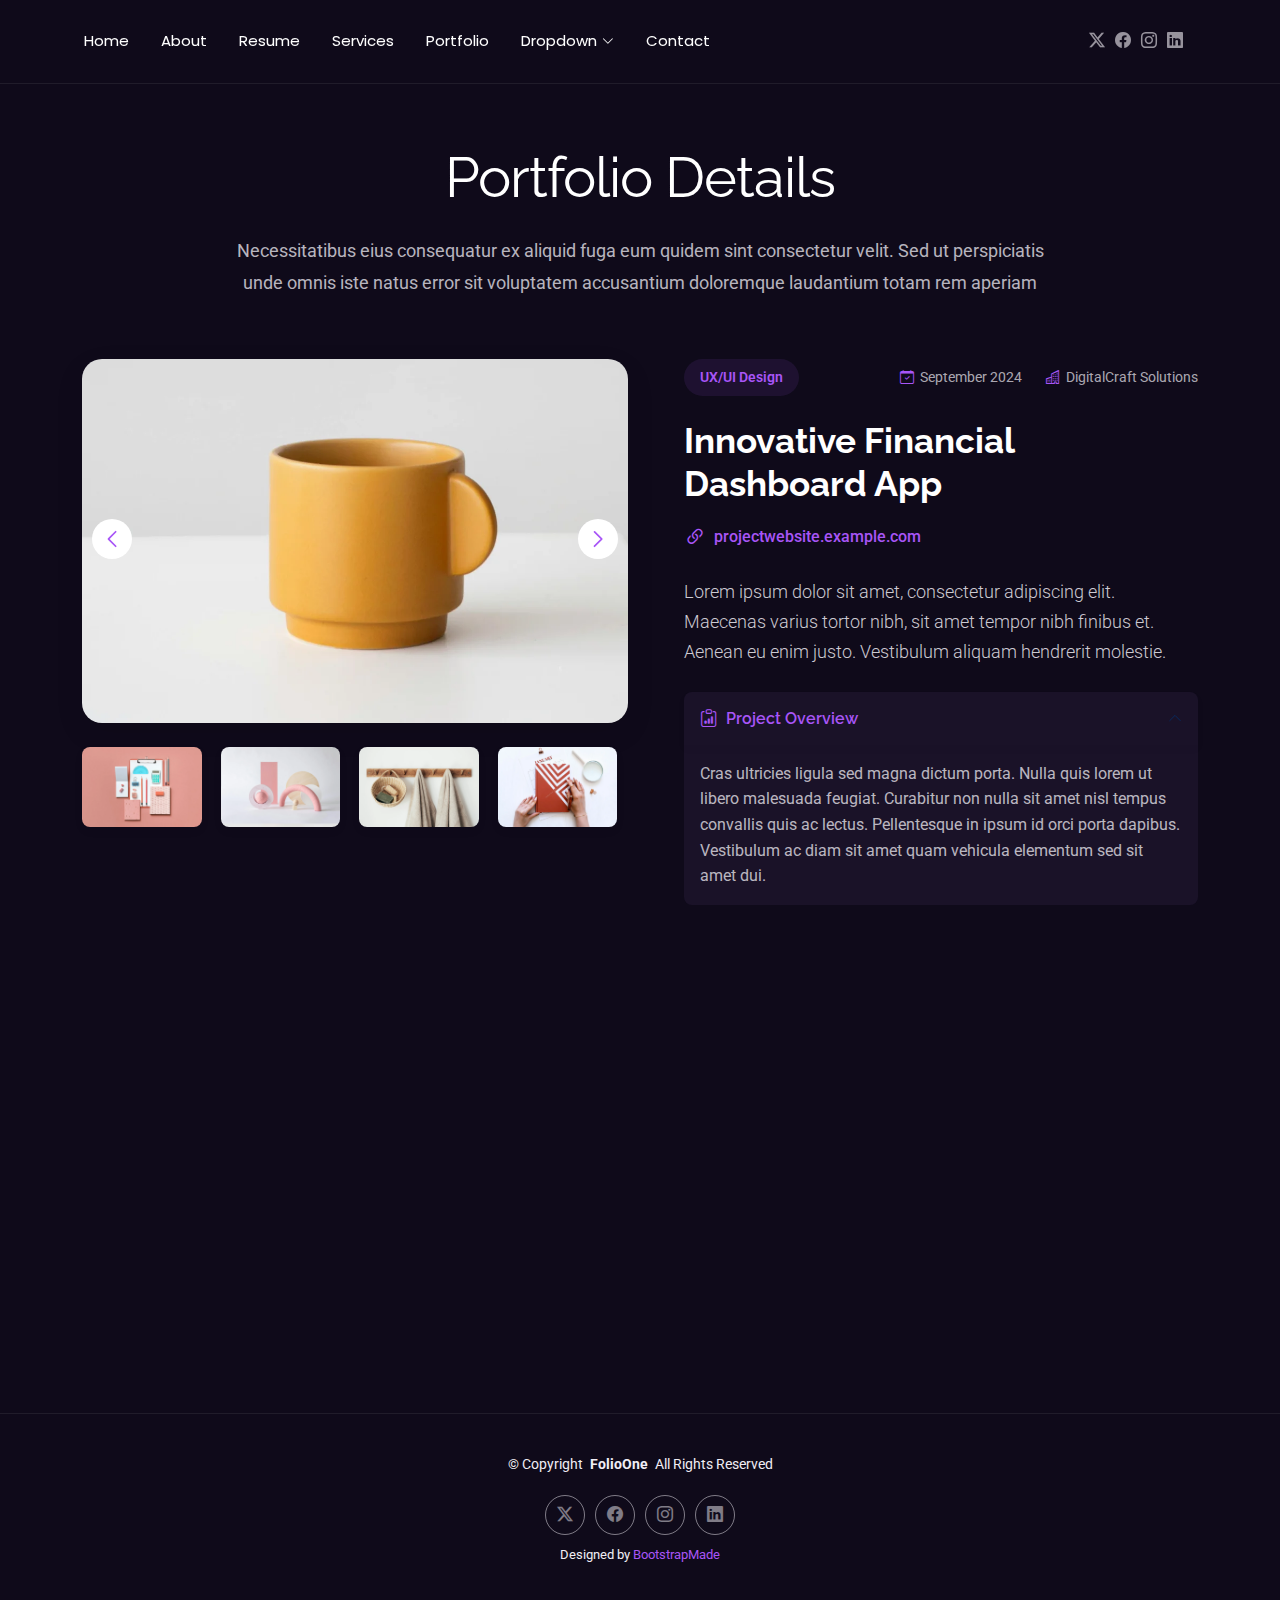
<file: portfolio-details.html>
<!DOCTYPE html>
<html lang="en">

<head>
    <meta charset="utf-8">
    <meta content="width=device-width, initial-scale=1.0" name="viewport">
    <title>Portfolio Details - FolioOne Bootstrap Template</title>
    <meta name="description" content="">
    <meta name="keywords" content="">

    <!-- Favicons -->
    <link href="assets/img/favicon.png" rel="icon">
    <link href="assets/img/apple-touch-icon.png" rel="apple-touch-icon">

    <!-- Fonts -->
    <link href="https://fonts.googleapis.com" rel="preconnect">
    <link href="https://fonts.gstatic.com" rel="preconnect" crossorigin>
    <link href="https://fonts.googleapis.com/css2?family=Roboto:ital,wght@0,100;0,300;0,400;0,500;0,700;0,900;1,100;1,300;1,400;1,500;1,700;1,900&family=Poppins:ital,wght@0,100;0,200;0,300;0,400;0,500;0,600;0,700;0,800;0,900;1,100;1,200;1,300;1,400;1,500;1,600;1,700;1,800;1,900&family=Raleway:ital,wght@0,100;0,200;0,300;0,400;0,500;0,600;0,700;0,800;0,900;1,100;1,200;1,300;1,400;1,500;1,600;1,700;1,800;1,900&display=swap"
        rel="stylesheet">

    <!-- Vendor CSS Files -->
    <link href="assets/vendor/bootstrap/css/bootstrap.min.css" rel="stylesheet">
    <link href="assets/vendor/bootstrap-icons/bootstrap-icons.css" rel="stylesheet">
    <link href="assets/vendor/aos/aos.css" rel="stylesheet">
    <link href="assets/vendor/swiper/swiper-bundle.min.css" rel="stylesheet">
    <link href="assets/vendor/glightbox/css/glightbox.min.css" rel="stylesheet">

    <!-- Main CSS File -->
    <link href="assets/css/main.css" rel="stylesheet">

    <!-- =======================================================
  * Template Name: FolioOne
  * Template URL: https://bootstrapmade.com/folioone-bootstrap-portfolio-website-template/
  * Updated: Aug 23 2025 with Bootstrap v5.3.7
  * Author: BootstrapMade.com
  * License: https://bootstrapmade.com/license/
  ======================================================== -->
</head>

<body class="portfolio-details-page">

    <header id="header" class="header d-flex align-items-center light-background sticky-top">
        <div class="container position-relative d-flex align-items-center justify-content-between">

            <!-- <a href="index.html" class="logo d-flex align-items-center me-auto me-xl-0">
      <img src="assets/img/logo.webp" alt="">
      <h1 class="sitename">FolioOne</h1> 
    </a> -->

            <nav id="navmenu" class="navmenu">
                <ul>
                    <li><a href="index.html">Home</a></li>
                    <li><a href="about.html">About</a></li>
                    <li><a href="resume.html">Resume</a></li>
                    <li><a href="services.html">Services</a></li>
                    <li><a href="portfolio.html">Portfolio</a></li>
                    <li class="dropdown"><a href="#"><span>Dropdown</span> <i class="bi bi-chevron-down toggle-dropdown"></i></a>
                        <ul>
                            <li><a href="#">Dropdown 1</a></li>
                            <li class="dropdown"><a href="#"><span>Deep Dropdown</span> <i class="bi bi-chevron-down toggle-dropdown"></i></a>
                                <ul>
                                    <li><a href="#">Deep Dropdown 1</a></li>
                                    <li><a href="#">Deep Dropdown 2</a></li>
                                    <li><a href="#">Deep Dropdown 3</a></li>
                                    <li><a href="#">Deep Dropdown 4</a></li>
                                    <li><a href="#">Deep Dropdown 5</a></li>
                                </ul>
                            </li>
                            <li><a href="#">Dropdown 2</a></li>
                            <li><a href="#">Dropdown 3</a></li>
                            <li><a href="#">Dropdown 4</a></li>
                        </ul>
                    </li>
                    <li><a href="contact.html">Contact</a></li>
                </ul>
                <i class="mobile-nav-toggle d-xl-none bi bi-list"></i>
            </nav>

            <div class="header-social-links">
                <a href="#" class="twitter"><i class="bi bi-twitter-x"></i></a>
                <a href="#" class="facebook"><i class="bi bi-facebook"></i></a>
                <a href="#" class="instagram"><i class="bi bi-instagram"></i></a>
                <a href="#" class="linkedin"><i class="bi bi-linkedin"></i></a>
            </div>

        </div>
    </header>

    <main class="main">

        <!-- Portfolio Details Section -->
        <section id="portfolio-details" class="portfolio-details section">

            <!-- Section Title -->
            <div class="container section-title" data-aos="fade-up">
                <h2>Portfolio Details</h2>
                <p>Necessitatibus eius consequatur ex aliquid fuga eum quidem sint consectetur velit. Sed ut perspiciatis unde omnis iste natus error sit voluptatem accusantium doloremque laudantium totam rem aperiam</p>
            </div>
            <!-- End Section Title -->

            <div class="container" data-aos="fade-up" data-aos-delay="100">

                <div class="row gy-4">
                    <div class="col-lg-6" data-aos="fade-right">
                        <div class="portfolio-details-media">
                            <div class="main-image">
                                <div class="portfolio-details-slider swiper init-swiper" data-aos="zoom-in">
                                    <script type="application/json" class="swiper-config">
                                        {
                                            "loop": true,
                                            "speed": 1000,
                                            "autoplay": {
                                                "delay": 6000
                                            },
                                            "effect": "creative",
                                            "creativeEffect": {
                                                "prev": {
                                                    "shadow": true,
                                                    "translate": [0, 0, -400]
                                                },
                                                "next": {
                                                    "translate": ["100%", 0, 0]
                                                }
                                            },
                                            "slidesPerView": 1,
                                            "navigation": {
                                                "nextEl": ".swiper-button-next",
                                                "prevEl": ".swiper-button-prev"
                                            }
                                        }
                                    </script>
                                    <div class="swiper-wrapper">
                                        <div class="swiper-slide">
                                            <img src="assets/img/portfolio/portfolio-5.webp" alt="Portfolio Image" class="img-fluid">
                                        </div>
                                        <div class="swiper-slide">
                                            <img src="assets/img/portfolio/portfolio-7.webp" alt="Portfolio Image" class="img-fluid">
                                        </div>
                                        <div class="swiper-slide">
                                            <img src="assets/img/portfolio/portfolio-8.webp" alt="Portfolio Image" class="img-fluid">
                                        </div>
                                    </div>
                                    <div class="swiper-button-prev"></div>
                                    <div class="swiper-button-next"></div>
                                </div>
                            </div>

                            <div class="thumbnail-grid" data-aos="fade-up" data-aos-delay="200">
                                <div class="row g-2 mt-3">
                                    <div class="col-3">
                                        <img src="assets/img/portfolio/portfolio-4.webp" alt="Gallery Image" class="img-fluid glightbox">
                                    </div>
                                    <div class="col-3">
                                        <img src="assets/img/portfolio/portfolio-6.webp" alt="Gallery Image" class="img-fluid glightbox">
                                    </div>
                                    <div class="col-3">
                                        <img src="assets/img/portfolio/portfolio-11.webp" alt="Gallery Image" class="img-fluid glightbox">
                                    </div>
                                    <div class="col-3">
                                        <img src="assets/img/portfolio/portfolio-12.webp" alt="Gallery Image" class="img-fluid glightbox">
                                    </div>
                                </div>
                            </div>

                            <div class="tech-stack-badges" data-aos="fade-up" data-aos-delay="300">
                                <span>Angular</span>
                                <span>Express.js</span>
                                <span>PostgreSQL</span>
                                <span>GraphQL</span>
                                <span>Firebase</span>
                            </div>
                        </div>
                    </div>

                    <div class="col-lg-6" data-aos="fade-left">
                        <div class="portfolio-details-content">
                            <div class="project-meta">
                                <div class="badge-wrapper">
                                    <span class="project-badge">UX/UI Design</span>
                                </div>
                                <div class="date-client">
                                    <div class="meta-item">
                                        <i class="bi bi-calendar-check"></i>
                                        <span>September 2024</span>
                                    </div>
                                    <div class="meta-item">
                                        <i class="bi bi-buildings"></i>
                                        <span>DigitalCraft Solutions</span>
                                    </div>
                                </div>
                            </div>

                            <h2 class="project-title">Innovative Financial Dashboard App</h2>

                            <div class="project-website">
                                <i class="bi bi-link-45deg"></i>
                                <a href="#" target="_blank">projectwebsite.example.com</a>
                            </div>

                            <div class="project-overview">
                                <p class="lead">
                                    Lorem ipsum dolor sit amet, consectetur adipiscing elit. Maecenas varius tortor nibh, sit amet tempor nibh finibus et. Aenean eu enim justo. Vestibulum aliquam hendrerit molestie.
                                </p>

                                <div class="accordion project-accordion" id="portfolio-details-projectAccordion">
                                    <div class="accordion-item" data-aos="fade-up">
                                        <h2 class="accordion-header">
                                            <button class="accordion-button" type="button" data-bs-toggle="collapse" data-bs-target="#portfolio-details-collapse-1" aria-expanded="true" aria-controls="collapseOne">
                        <i class="bi bi-clipboard-data me-2"></i> Project Overview
                      </button>
                                        </h2>
                                        <div id="portfolio-details-collapse-1" class="accordion-collapse collapse show" data-bs-parent="#portfolio-details-projectAccordion">
                                            <div class="accordion-body">
                                                <p>Cras ultricies ligula sed magna dictum porta. Nulla quis lorem ut libero malesuada feugiat. Curabitur non nulla sit amet nisl tempus convallis quis ac lectus. Pellentesque in ipsum id orci porta dapibus.
                                                    Vestibulum ac diam sit amet quam vehicula elementum sed sit amet dui.</p>
                                            </div>
                                        </div>
                                    </div>

                                    <div class="accordion-item" data-aos="fade-up" data-aos-delay="100">
                                        <h2 class="accordion-header">
                                            <button class="accordion-button collapsed" type="button" data-bs-toggle="collapse" data-bs-target="#portfolio-details-collapse-2" aria-expanded="false" aria-controls="collapseTwo">
                        <i class="bi bi-exclamation-diamond me-2"></i> The Challenge
                      </button>
                                        </h2>
                                        <div id="portfolio-details-collapse-2" class="accordion-collapse collapse" data-bs-parent="#portfolio-details-projectAccordion">
                                            <div class="accordion-body">
                                                <p>Mauris blandit aliquet elit, eget tincidunt nibh pulvinar a. Vivamus suscipit tortor eget felis porttitor volutpat. Curabitur aliquet quam id dui posuere blandit. Praesent sapien massa, convallis a pellentesque
                                                    nec, egestas non nisi. Sed porttitor lectus nibh.</p>
                                            </div>
                                        </div>
                                    </div>

                                    <div class="accordion-item" data-aos="fade-up" data-aos-delay="200">
                                        <h2 class="accordion-header">
                                            <button class="accordion-button collapsed" type="button" data-bs-toggle="collapse" data-bs-target="#portfolio-details-collapse-3" aria-expanded="false" aria-controls="collapseThree">
                        <i class="bi bi-award me-2"></i> The Solution
                      </button>
                                        </h2>
                                        <div id="portfolio-details-collapse-3" class="accordion-collapse collapse" data-bs-parent="#portfolio-details-projectAccordion">
                                            <div class="accordion-body">
                                                <p>Donec sollicitudin molestie malesuada. Curabitur arcu erat, accumsan id imperdiet et, porttitor at sem. Vestibulum ante ipsum primis in faucibus orci luctus et ultrices posuere cubilia Curae; Donec velit
                                                    neque, auctor sit amet aliquam vel, ullamcorper sit amet ligula.</p>
                                            </div>
                                        </div>
                                    </div>
                                </div>
                            </div>

                            <div class="project-features" data-aos="fade-up" data-aos-delay="300">
                                <h3><i class="bi bi-stars"></i> Key Features</h3>
                                <div class="row g-3">
                                    <div class="col-md-6">
                                        <ul class="feature-list">
                                            <li><i class="bi bi-check2-circle"></i> Real-time Data Visualization</li>
                                            <li><i class="bi bi-check2-circle"></i> User Role Management</li>
                                            <li><i class="bi bi-check2-circle"></i> Secure Authentication</li>
                                        </ul>
                                    </div>
                                    <div class="col-md-6">
                                        <ul class="feature-list">
                                            <li><i class="bi bi-check2-circle"></i> Customizable Dashboards</li>
                                            <li><i class="bi bi-check2-circle"></i> Data Export Options</li>
                                            <li><i class="bi bi-check2-circle"></i> Multi-device Support</li>
                                        </ul>
                                    </div>
                                </div>
                            </div>

                            <div class="cta-buttons" data-aos="fade-up" data-aos-delay="400">
                                <a href="#" class="btn-view-project">View Live Project</a>
                                <a href="#" class="btn-next-project">Next Project <i class="bi bi-arrow-right"></i></a>
                            </div>
                        </div>
                    </div>
                </div>

            </div>

        </section>
        <!-- /Portfolio Details Section -->

    </main>

    <footer id="footer" class="footer">

        <div class="container">
            <div class="copyright text-center ">
                <p>© <span>Copyright</span> <strong class="px-1 sitename">FolioOne</strong> <span>All Rights Reserved<br></span></p>
            </div>
            <div class="social-links d-flex justify-content-center">
                <a href=""><i class="bi bi-twitter-x"></i></a>
                <a href=""><i class="bi bi-facebook"></i></a>
                <a href=""><i class="bi bi-instagram"></i></a>
                <a href=""><i class="bi bi-linkedin"></i></a>
            </div>
            <div class="credits">
                <!-- All the links in the footer should remain intact. -->
                <!-- You can delete the links only if you've purchased the pro version. -->
                <!-- Licensing information: https://bootstrapmade.com/license/ -->
                <!-- Purchase the pro version with working PHP/AJAX contact form: [buy-url] -->
                Designed by <a href="https://bootstrapmade.com/">BootstrapMade</a>
            </div>
        </div>

    </footer>

    <!-- Scroll Top -->
    <a href="#" id="scroll-top" class="scroll-top d-flex align-items-center justify-content-center"><i class="bi bi-arrow-up-short"></i></a>

    <!-- Preloader -->
    <div id="preloader"></div>

    <!-- Vendor JS Files -->
    <script src="assets/vendor/bootstrap/js/bootstrap.bundle.min.js"></script>
    <script src="assets/vendor/php-email-form/validate.js"></script>
    <script src="assets/vendor/aos/aos.js"></script>
    <script src="assets/vendor/typed.js/typed.umd.js"></script>
    <script src="assets/vendor/waypoints/noframework.waypoints.js"></script>
    <script src="assets/vendor/purecounter/purecounter_vanilla.js"></script>
    <script src="assets/vendor/swiper/swiper-bundle.min.js"></script>
    <script src="assets/vendor/imagesloaded/imagesloaded.pkgd.min.js"></script>
    <script src="assets/vendor/isotope-layout/isotope.pkgd.min.js"></script>
    <script src="assets/vendor/glightbox/js/glightbox.min.js"></script>

    <!-- Main JS File -->
    <script src="assets/js/main.js"></script>

</body>

</html>
</file>
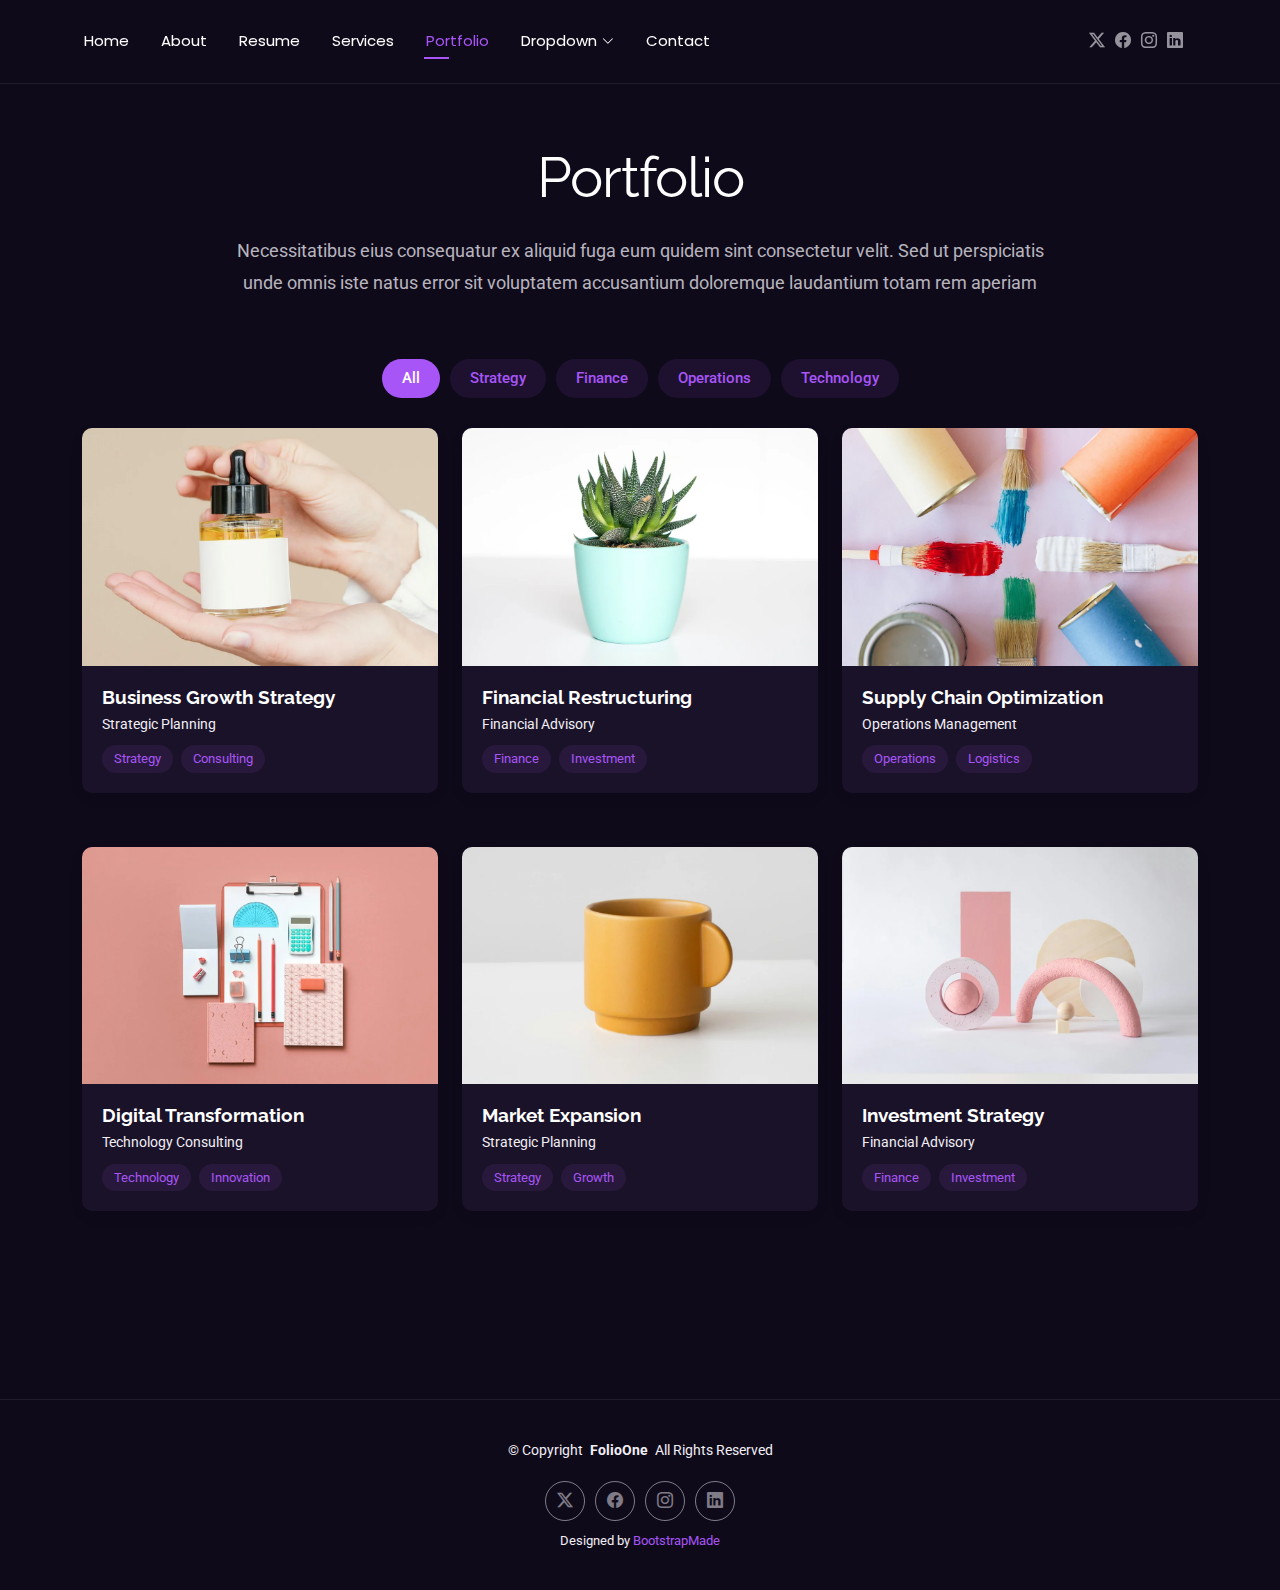
<file: portfolio.html>
<!DOCTYPE html>
<html lang="en">

<head>
  <meta charset="utf-8">
  <meta content="width=device-width, initial-scale=1.0" name="viewport">
  <title>Portfolio - FolioOne Bootstrap Template</title>
  <meta name="description" content="">
  <meta name="keywords" content="">

  <!-- Favicons -->
  <link href="assets/img/favicon.png" rel="icon">
  <link href="assets/img/apple-touch-icon.png" rel="apple-touch-icon">

  <!-- Fonts -->
  <link href="https://fonts.googleapis.com" rel="preconnect">
  <link href="https://fonts.gstatic.com" rel="preconnect" crossorigin>
  <link href="https://fonts.googleapis.com/css2?family=Roboto:ital,wght@0,100;0,300;0,400;0,500;0,700;0,900;1,100;1,300;1,400;1,500;1,700;1,900&family=Poppins:ital,wght@0,100;0,200;0,300;0,400;0,500;0,600;0,700;0,800;0,900;1,100;1,200;1,300;1,400;1,500;1,600;1,700;1,800;1,900&family=Raleway:ital,wght@0,100;0,200;0,300;0,400;0,500;0,600;0,700;0,800;0,900;1,100;1,200;1,300;1,400;1,500;1,600;1,700;1,800;1,900&display=swap" rel="stylesheet">

  <!-- Vendor CSS Files -->
  <link href="assets/vendor/bootstrap/css/bootstrap.min.css" rel="stylesheet">
  <link href="assets/vendor/bootstrap-icons/bootstrap-icons.css" rel="stylesheet">
  <link href="assets/vendor/aos/aos.css" rel="stylesheet">
  <link href="assets/vendor/swiper/swiper-bundle.min.css" rel="stylesheet">
  <link href="assets/vendor/glightbox/css/glightbox.min.css" rel="stylesheet">

  <!-- Main CSS File -->
  <link href="assets/css/main.css" rel="stylesheet">

  <!-- =======================================================
  * Template Name: FolioOne
  * Template URL: https://bootstrapmade.com/folioone-bootstrap-portfolio-website-template/
  * Updated: Aug 23 2025 with Bootstrap v5.3.7
  * Author: BootstrapMade.com
  * License: https://bootstrapmade.com/license/
  ======================================================== -->
</head>

<body class="portfolio-page">

  <header id="header" class="header d-flex align-items-center light-background sticky-top">
    <div class="container position-relative d-flex align-items-center justify-content-between">

      <!-- <a href="index.html" class="logo d-flex align-items-center me-auto me-xl-0">
      <img src="assets/img/logo.webp" alt="">
      <h1 class="sitename">FolioOne</h1> 
    </a> -->

      <nav id="navmenu" class="navmenu">
        <ul>
          <li><a href="index.html">Home</a></li>
          <li><a href="about.html">About</a></li>
          <li><a href="resume.html">Resume</a></li>
          <li><a href="services.html">Services</a></li>
          <li><a href="portfolio.html" class="active">Portfolio</a></li>
          <li class="dropdown"><a href="#"><span>Dropdown</span> <i class="bi bi-chevron-down toggle-dropdown"></i></a>
            <ul>
              <li><a href="#">Dropdown 1</a></li>
              <li class="dropdown"><a href="#"><span>Deep Dropdown</span> <i class="bi bi-chevron-down toggle-dropdown"></i></a>
                <ul>
                  <li><a href="#">Deep Dropdown 1</a></li>
                  <li><a href="#">Deep Dropdown 2</a></li>
                  <li><a href="#">Deep Dropdown 3</a></li>
                  <li><a href="#">Deep Dropdown 4</a></li>
                  <li><a href="#">Deep Dropdown 5</a></li>
                </ul>
              </li>
              <li><a href="#">Dropdown 2</a></li>
              <li><a href="#">Dropdown 3</a></li>
              <li><a href="#">Dropdown 4</a></li>
            </ul>
          </li>
          <li><a href="contact.html">Contact</a></li>
        </ul>
        <i class="mobile-nav-toggle d-xl-none bi bi-list"></i>
      </nav>

      <div class="header-social-links">
        <a href="#" class="twitter"><i class="bi bi-twitter-x"></i></a>
        <a href="#" class="facebook"><i class="bi bi-facebook"></i></a>
        <a href="#" class="instagram"><i class="bi bi-instagram"></i></a>
        <a href="#" class="linkedin"><i class="bi bi-linkedin"></i></a>
      </div>

    </div>
  </header>

  <main class="main">

    <!-- Portfolio Section -->
    <section id="portfolio" class="portfolio section">

      <!-- Section Title -->
      <div class="container section-title" data-aos="fade-up">
        <h2>Portfolio</h2>
        <p>Necessitatibus eius consequatur ex aliquid fuga eum quidem sint consectetur velit. Sed ut perspiciatis unde omnis iste natus error sit voluptatem accusantium doloremque laudantium totam rem aperiam</p>
      </div><!-- End Section Title -->

      <div class="container" data-aos="fade-up" data-aos-delay="100">

        <div class="isotope-layout" data-default-filter="*" data-layout="masonry" data-sort="original-order">
          <ul class="portfolio-filters isotope-filters" data-aos="fade-up" data-aos-delay="200">
            <li data-filter="*" class="filter-active">All</li>
            <li data-filter=".filter-strategy">Strategy</li>
            <li data-filter=".filter-finance">Finance</li>
            <li data-filter=".filter-operations">Operations</li>
            <li data-filter=".filter-technology">Technology</li>
          </ul><!-- End Portfolio Filters -->

          <div class="row gy-4 isotope-container" data-aos="fade-up" data-aos-delay="300">
            <div class="col-lg-4 col-md-6 portfolio-item isotope-item filter-strategy">
              <div class="portfolio-card">
                <div class="portfolio-img">
                  <img src="assets/img/portfolio/portfolio-1.webp" alt="Portfolio Item" class="img-fluid">
                  <div class="portfolio-overlay">
                    <a href="assets/img/portfolio/portfolio-1.webp" class="glightbox portfolio-lightbox"><i class="bi bi-plus"></i></a>
                    <a href="#" class="portfolio-details-link"><i class="bi bi-link"></i></a>
                  </div>
                </div>
                <div class="portfolio-info">
                  <h4>Business Growth Strategy</h4>
                  <p>Strategic Planning</p>
                  <div class="portfolio-tags">
                    <span>Strategy</span>
                    <span>Consulting</span>
                  </div>
                </div>
              </div>
            </div>

            <div class="col-lg-4 col-md-6 portfolio-item isotope-item filter-finance">
              <div class="portfolio-card">
                <div class="portfolio-img">
                  <img src="assets/img/portfolio/portfolio-2.webp" alt="Portfolio Item" class="img-fluid">
                  <div class="portfolio-overlay">
                    <a href="assets/img/portfolio/portfolio-2.webp" class="glightbox portfolio-lightbox"><i class="bi bi-plus"></i></a>
                    <a href="#" class="portfolio-details-link"><i class="bi bi-link"></i></a>
                  </div>
                </div>
                <div class="portfolio-info">
                  <h4>Financial Restructuring</h4>
                  <p>Financial Advisory</p>
                  <div class="portfolio-tags">
                    <span>Finance</span>
                    <span>Investment</span>
                  </div>
                </div>
              </div>
            </div>

            <div class="col-lg-4 col-md-6 portfolio-item isotope-item filter-operations">
              <div class="portfolio-card">
                <div class="portfolio-img">
                  <img src="assets/img/portfolio/portfolio-3.webp" alt="Portfolio Item" class="img-fluid">
                  <div class="portfolio-overlay">
                    <a href="assets/img/portfolio/portfolio-3.webp" class="glightbox portfolio-lightbox"><i class="bi bi-plus"></i></a>
                    <a href="#" class="portfolio-details-link"><i class="bi bi-link"></i></a>
                  </div>
                </div>
                <div class="portfolio-info">
                  <h4>Supply Chain Optimization</h4>
                  <p>Operations Management</p>
                  <div class="portfolio-tags">
                    <span>Operations</span>
                    <span>Logistics</span>
                  </div>
                </div>
              </div>
            </div>

            <div class="col-lg-4 col-md-6 portfolio-item isotope-item filter-technology">
              <div class="portfolio-card">
                <div class="portfolio-img">
                  <img src="assets/img/portfolio/portfolio-4.webp" alt="Portfolio Item" class="img-fluid">
                  <div class="portfolio-overlay">
                    <a href="assets/img/portfolio/portfolio-4.webp" class="glightbox portfolio-lightbox"><i class="bi bi-plus"></i></a>
                    <a href="#" class="portfolio-details-link"><i class="bi bi-link"></i></a>
                  </div>
                </div>
                <div class="portfolio-info">
                  <h4>Digital Transformation</h4>
                  <p>Technology Consulting</p>
                  <div class="portfolio-tags">
                    <span>Technology</span>
                    <span>Innovation</span>
                  </div>
                </div>
              </div>
            </div>

            <div class="col-lg-4 col-md-6 portfolio-item isotope-item filter-strategy">
              <div class="portfolio-card">
                <div class="portfolio-img">
                  <img src="assets/img/portfolio/portfolio-5.webp" alt="Portfolio Item" class="img-fluid">
                  <div class="portfolio-overlay">
                    <a href="assets/img/portfolio/portfolio-5.webp" class="glightbox portfolio-lightbox"><i class="bi bi-plus"></i></a>
                    <a href="#" class="portfolio-details-link"><i class="bi bi-link"></i></a>
                  </div>
                </div>
                <div class="portfolio-info">
                  <h4>Market Expansion</h4>
                  <p>Strategic Planning</p>
                  <div class="portfolio-tags">
                    <span>Strategy</span>
                    <span>Growth</span>
                  </div>
                </div>
              </div>
            </div>

            <div class="col-lg-4 col-md-6 portfolio-item isotope-item filter-finance">
              <div class="portfolio-card">
                <div class="portfolio-img">
                  <img src="assets/img/portfolio/portfolio-6.webp" alt="Portfolio Item" class="img-fluid">
                  <div class="portfolio-overlay">
                    <a href="assets/img/portfolio/portfolio-6.webp" class="glightbox portfolio-lightbox"><i class="bi bi-plus"></i></a>
                    <a href="#" class="portfolio-details-link"><i class="bi bi-link"></i></a>
                  </div>
                </div>
                <div class="portfolio-info">
                  <h4>Investment Strategy</h4>
                  <p>Financial Advisory</p>
                  <div class="portfolio-tags">
                    <span>Finance</span>
                    <span>Investment</span>
                  </div>
                </div>
              </div>
            </div>
          </div><!-- End Portfolio Items Container -->

        </div>

        <div class="text-center mt-5" data-aos="fade-up" data-aos-delay="400">
          <a href="#portfolio" class="btn btn-primary">View All Case Studies</a>
        </div>

      </div>

    </section><!-- /Portfolio Section -->

  </main>

  <footer id="footer" class="footer">

    <div class="container">
      <div class="copyright text-center ">
        <p>© <span>Copyright</span> <strong class="px-1 sitename">FolioOne</strong> <span>All Rights Reserved<br></span></p>
      </div>
      <div class="social-links d-flex justify-content-center">
        <a href=""><i class="bi bi-twitter-x"></i></a>
        <a href=""><i class="bi bi-facebook"></i></a>
        <a href=""><i class="bi bi-instagram"></i></a>
        <a href=""><i class="bi bi-linkedin"></i></a>
      </div>
      <div class="credits">
        <!-- All the links in the footer should remain intact. -->
        <!-- You can delete the links only if you've purchased the pro version. -->
        <!-- Licensing information: https://bootstrapmade.com/license/ -->
        <!-- Purchase the pro version with working PHP/AJAX contact form: [buy-url] -->
        Designed by <a href="https://bootstrapmade.com/">BootstrapMade</a>
      </div>
    </div>

  </footer>

  <!-- Scroll Top -->
  <a href="#" id="scroll-top" class="scroll-top d-flex align-items-center justify-content-center"><i class="bi bi-arrow-up-short"></i></a>

  <!-- Preloader -->
  <div id="preloader"></div>

  <!-- Vendor JS Files -->
  <script src="assets/vendor/bootstrap/js/bootstrap.bundle.min.js"></script>
  <script src="assets/vendor/php-email-form/validate.js"></script>
  <script src="assets/vendor/aos/aos.js"></script>
  <script src="assets/vendor/typed.js/typed.umd.js"></script>
  <script src="assets/vendor/waypoints/noframework.waypoints.js"></script>
  <script src="assets/vendor/purecounter/purecounter_vanilla.js"></script>
  <script src="assets/vendor/swiper/swiper-bundle.min.js"></script>
  <script src="assets/vendor/imagesloaded/imagesloaded.pkgd.min.js"></script>
  <script src="assets/vendor/isotope-layout/isotope.pkgd.min.js"></script>
  <script src="assets/vendor/glightbox/js/glightbox.min.js"></script>

  <!-- Main JS File -->
  <script src="assets/js/main.js"></script>

</body>

</html>
</file>
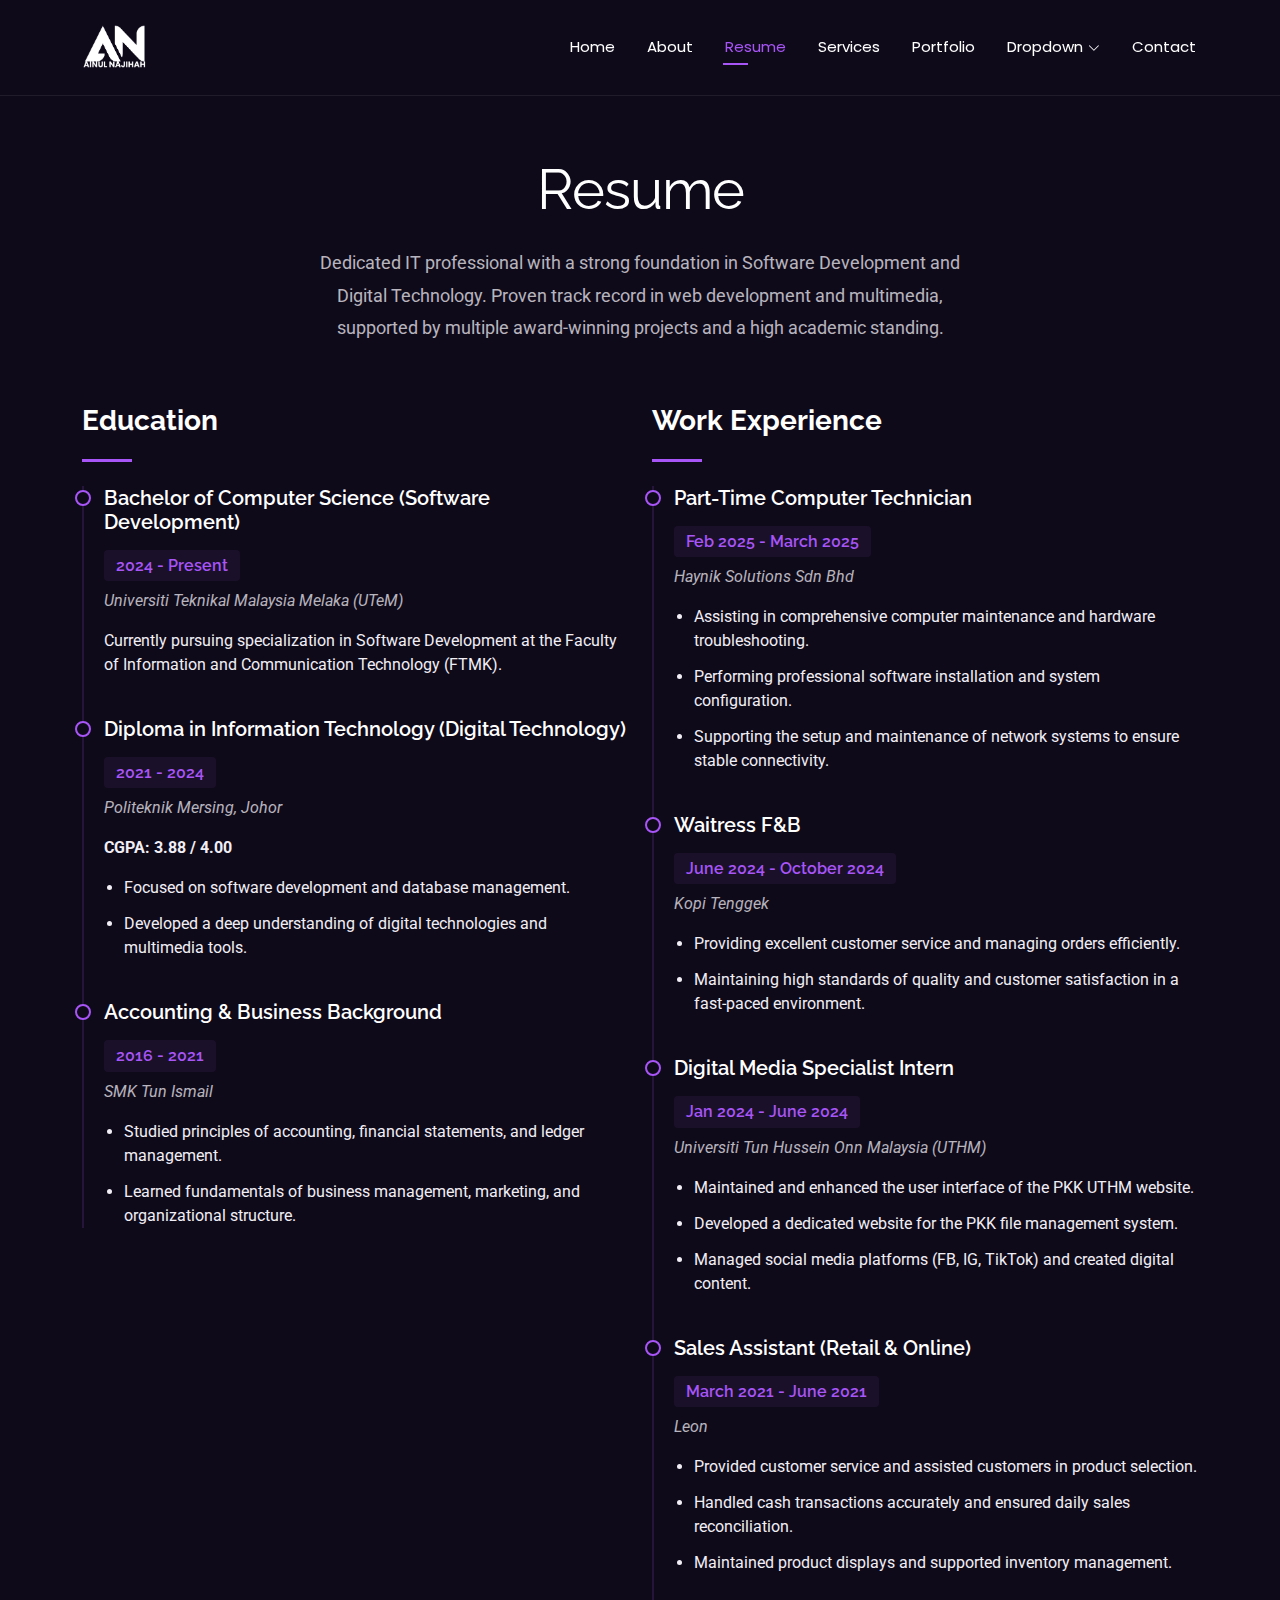
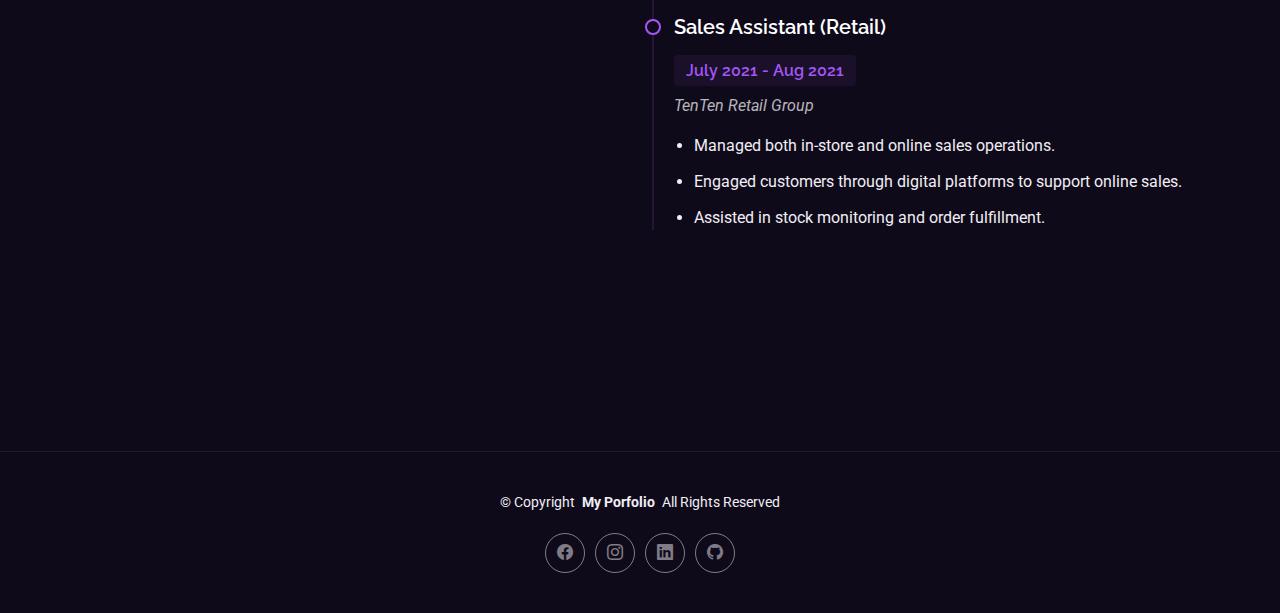
<file: resume.html>
<!DOCTYPE html>
<html lang="en">

<head>
    <meta charset="utf-8">
    <meta content="width=device-width, initial-scale=1.0" name="viewport">
    <title>Ainul Najihah | Portfolio</title>
    <meta name="description" content="">
    <meta name="keywords" content="">

    <!-- Favicons -->
    <link href="assets/img/an_white.png" rel="icon">
    <link href="assets/img/an_purple.png" rel="apple-touch-icon">

    <!-- Fonts -->
    <link href="https://fonts.googleapis.com" rel="preconnect">
    <link href="https://fonts.gstatic.com" rel="preconnect" crossorigin>
    <link href="https://fonts.googleapis.com/css2?family=Roboto:ital,wght@0,100;0,300;0,400;0,500;0,700;0,900;1,100;1,300;1,400;1,500;1,700;1,900&family=Poppins:ital,wght@0,100;0,200;0,300;0,400;0,500;0,600;0,700;0,800;0,900;1,100;1,200;1,300;1,400;1,500;1,600;1,700;1,800;1,900&family=Raleway:ital,wght@0,100;0,200;0,300;0,400;0,500;0,600;0,700;0,800;0,900;1,100;1,200;1,300;1,400;1,500;1,600;1,700;1,800;1,900&display=swap"
        rel="stylesheet">

    <!-- Vendor CSS Files -->
    <link href="assets/vendor/bootstrap/css/bootstrap.min.css" rel="stylesheet">
    <link href="assets/vendor/bootstrap-icons/bootstrap-icons.css" rel="stylesheet">
    <link href="assets/vendor/aos/aos.css" rel="stylesheet">
    <link href="assets/vendor/swiper/swiper-bundle.min.css" rel="stylesheet">
    <link href="assets/vendor/glightbox/css/glightbox.min.css" rel="stylesheet">

    <!-- Main CSS File -->
    <link href="assets/css/main.css" rel="stylesheet">

</head>

<body class="index-page">

    <header id="header" class="header d-flex align-items-center light-background sticky-top">
        <div class="container position-relative d-flex align-items-center justify-content-between">

            <!-- LOGO -->
            <a href="index.html" class="logo d-flex align-items-center me-4">
                <img src="assets/img/an_logo.png" alt="Logo" style="height: 65px;">
            </a>

            <nav id="navmenu" class="navmenu">
                <ul>
                    <li><a href="index.html">Home</a></li>
                    <li><a href="about.html">About</a></li>
                    <li><a href="resume.html" class="active">Resume</a></li>
                    <li><a href="services.html">Services</a></li>
                    <li><a href="portfolio.html">Portfolio</a></li>
                    <li class="dropdown">
                        <a href="#"><span>Dropdown</span> 
                        <i class="bi bi-chevron-down toggle-dropdown"></i>
                    </a>
                        <ul>
                            <li><a href="#">Dropdown 1</a></li>
                            <li class="dropdown">
                                <a href="#"><span>Deep Dropdown</span> 
                                <i class="bi bi-chevron-down toggle-dropdown"></i>
                            </a>
                                <ul>
                                    <li><a href="#">Deep Dropdown 1</a></li>
                                    <li><a href="#">Deep Dropdown 2</a></li>
                                    <li><a href="#">Deep Dropdown 3</a></li>
                                    <li><a href="#">Deep Dropdown 4</a></li>
                                    <li><a href="#">Deep Dropdown 5</a></li>
                                </ul>
                            </li>
                            <li><a href="#">Dropdown 2</a></li>
                            <li><a href="#">Dropdown 3</a></li>
                            <li><a href="#">Dropdown 4</a></li>
                        </ul>
                    </li>
                    <li><a href="contact.html">Contact</a></li>
                </ul>
                <i class="mobile-nav-toggle d-xl-none bi bi-list"></i>
            </nav>

        </div>
    </header>

    <main class="main">

        <!-- Resume Section -->
        <section id="resume" class="resume section">

            <!-- Section Title -->
            <div class="container section-title" data-aos="fade-up">
                <h2>Resume</h2>
                <p>Dedicated IT professional with a strong foundation in Software Development and Digital Technology. Proven track record in web development and multimedia, supported by multiple award-winning projects and a high academic standing.</p>
            </div>
            <!-- End Section Title -->

            <div class="container" data-aos="fade-up" data-aos-delay="100">

                <div class="row">
                    <div class="col-lg-6">

                        <!-- Education Section -->
                        <div class="resume-item" data-aos="fade-up">
                            <h3 class="resume-title">Education</h3>

                            <div class="resume-content">
                                <!-- Degree -->
                                <article class="education-item">
                                    <h4>Bachelor of Computer Science (Software Development)</h4>
                                    <h5>2024 - Present</h5>
                                    <p class="institution"><em>Universiti Teknikal Malaysia Melaka (UTeM)</em></p>
                                    <p>Currently pursuing specialization in Software Development at the Faculty of Information and Communication Technology (FTMK).</p>
                                </article>

                                <!-- Diploma -->
                                <article class="education-item">
                                    <h4>Diploma in Information Technology (Digital Technology)</h4>
                                    <h5>2021 - 2024</h5>
                                    <p class="institution"><em>Politeknik Mersing, Johor</em></p>
                                    <p><strong>CGPA: 3.88 / 4.00</strong></p>
                                    <ul>
                                        <li>Focused on software development and database management.</li>
                                        <li>Developed a deep understanding of digital technologies and multimedia tools.</li>
                                    </ul>
                                </article>
                                <article class="education-item">
                                    <h4>Accounting & Business Background</h4>
                                    <h5>2016 - 2021</h5>
                                    <p class="institution"><em>SMK Tun Ismail</em></p>
                                    <ul>
                                        <li>Studied principles of accounting, financial statements, and ledger management.</li>
                                        <li>Learned fundamentals of business management, marketing, and organizational structure.</li>
                                    </ul>
                                </article>
                            </div>
                        </div>
                        <!-- End Education Section -->

                        <!-- Awards & Achievements -->
                        <div class="resume-item" data-aos="fade-up">
                            <h3 class="resume-title">Awards & Achievements</h3>
                            <div class="resume-content">
                                <article class="education-item">
                                    <h4>Innovation & Project Awards</h4>
                                    <ul>
                                        <li><strong>Silver Award</strong> - iDRIVE Competition (2024)</li>
                                        <li><strong>Gold Project Award</strong> - PIEx Competition (2023)</li>
                                        <li><strong>Gold Award & Sustainable Project Award</strong> - SPEx Competition (2023)</li>
                                        <li><strong>e-Li Inbound UTHM</strong> - Successfully developed the e-Li Inbound website for UTHM.</li>
                                    </ul>
                                </article>
                            </div>
                        </div>

                        <!-- Professional Skills Section -->
                        <div class="resume-item skills-animation" data-aos="fade-up">
                            <h3 class="resume-title">Technical Skills</h3>

                            <div class="resume-content">
                                <!-- Web Development -->
                                <div class="skill-item">
                                    <h4>Web Development (HTML, CSS, PHP, JavaScript)</h4>
                                    <div class="progress">
                                        <div class="progress-bar" role="progressbar" aria-valuenow="90" aria-valuemin="0" aria-valuemax="100"></div>
                                    </div>
                                </div>

                                <!-- App Development -->
                                <div class="skill-item">
                                    <h4>App Development (Java, Flutter)</h4>
                                    <div class="progress">
                                        <div class="progress-bar" role="progressbar" aria-valuenow="50" aria-valuemin="0" aria-valuemax="100"></div>
                                    </div>
                                </div>

                                <!-- Database Management -->
                                <div class="skill-item">
                                    <h4>Database Management (Oracle, SQL)</h4>
                                    <div class="progress">
                                        <div class="progress-bar" role="progressbar" aria-valuenow="80" aria-valuemin="0" aria-valuemax="100"></div>
                                    </div>
                                </div>

                                <!-- Multimedia Skills -->
                                <div class="skill-item">
                                    <h4>Multimedia (Premiere Pro, Illustrator, Lightroom, Photoshop)</h4>
                                    <div class="progress">
                                        <div class="progress-bar" role="progressbar" aria-valuenow="95" aria-valuemin="0" aria-valuemax="100"></div>
                                    </div>
                                </div>
                            </div>
                        </div>
                        <!-- End Professional Skills Section -->
                    </div>

                    <div class="col-lg-6">
                        <!-- Experience Section -->
                        <div class="resume-item" data-aos="fade-up" data-aos-delay="100">
                            <h3 class="resume-title">Work Experience</h3>

                            <div class="resume-content">

                                <!-- Newest Job: Computer Technician -->
                                <article class="experience-item">
                                    <h4>Part-Time Computer Technician</h4>
                                    <h5>Feb 2025 - March 2025</h5>
                                    <p class="company"><em>Haynik Solutions Sdn Bhd</em></p>
                                    <ul>
                                        <li>Assisting in comprehensive computer maintenance and hardware troubleshooting.</li>
                                        <li>Performing professional software installation and system configuration.</li>
                                        <li>Supporting the setup and maintenance of network systems to ensure stable connectivity.</li>
                                    </ul>
                                </article>

                                <!-- Previous Job -->
                                <article class="experience-item">
                                    <h4>Waitress F&B</h4>
                                    <h5>June 2024 - October 2024</h5>
                                    <p class="company"><em>Kopi Tenggek</em></p>
                                    <ul>
                                        <li>Providing excellent customer service and managing orders efficiently.</li>
                                        <li>Maintaining high standards of quality and customer satisfaction in a fast-paced environment.</li>
                                    </ul>
                                </article>

                                <!-- Intern -->
                                <article class="experience-item">
                                    <h4>Digital Media Specialist Intern</h4>
                                    <h5>Jan 2024 - June 2024</h5>
                                    <p class="company"><em>Universiti Tun Hussein Onn Malaysia (UTHM)</em></p>
                                    <ul>
                                        <li>Maintained and enhanced the user interface of the PKK UTHM website.</li>
                                        <li>Developed a dedicated website for the PKK file management system.</li>
                                        <li>Managed social media platforms (FB, IG, TikTok) and created digital content.</li>
                                    </ul>
                                </article>

                                <!-- Sales Job: Leon -->
                                <article class="experience-item">
                                    <h4>Sales Assistant (Retail & Online)</h4>
                                    <h5>March 2021 - June 2021</h5>
                                    <p class="company"><em>Leon</em></p>
                                    <ul>
                                        <li>Provided customer service and assisted customers in product selection.</li>
                                        <li>Handled cash transactions accurately and ensured daily sales reconciliation.</li>
                                        <li>Maintained product displays and supported inventory management.</li>
                                    </ul>
                                </article>

                                <!-- Sales Job: TenTen -->
                                <article class="experience-item">
                                    <h4>Sales Assistant (Retail)</h4>
                                    <h5>July 2021 - Aug 2021</h5>
                                    <p class="company"><em>TenTen Retail Group</em></p>
                                    <ul>
                                        <li>Managed both in-store and online sales operations.</li>
                                        <li>Engaged customers through digital platforms to support online sales.</li>
                                        <li>Assisted in stock monitoring and order fulfillment.</li>
                                    </ul>
                                </article>

                            </div>
                        </div>
                        <!-- End Experience Section -->
                    </div>
                </div>

            </div>

        </section>
        <!-- /Resume Section -->

    </main>

    <footer id="footer" class="footer">

        <div class="container">
            <div class="copyright text-center ">
                <p>© <span>Copyright</span> <strong class="px-1 sitename">My Porfolio</strong> <span>All Rights Reserved<br></span></p>
            </div>
            <div class="social-links d-flex justify-content-center">
                <a href=""><i class="bi bi-facebook"></i></a>
                <a href=""><i class="bi bi-instagram"></i></a>
                <a href=""><i class="bi bi-linkedin"></i></a>
                <a href="#"><i class="bi bi-github"></i></a>
            </div>
        </div>

    </footer>

    <!-- Scroll Top -->
    <a href="#" id="scroll-top" class="scroll-top d-flex align-items-center justify-content-center"><i class="bi bi-arrow-up-short"></i></a>

    <!-- Preloader -->
    <div id="preloader"></div>

    <!-- Vendor JS Files -->
    <script src="assets/vendor/bootstrap/js/bootstrap.bundle.min.js"></script>
    <script src="assets/vendor/php-email-form/validate.js"></script>
    <script src="assets/vendor/aos/aos.js"></script>
    <script src="assets/vendor/typed.js/typed.umd.js"></script>
    <script src="assets/vendor/waypoints/noframework.waypoints.js"></script>
    <script src="assets/vendor/purecounter/purecounter_vanilla.js"></script>
    <script src="assets/vendor/swiper/swiper-bundle.min.js"></script>
    <script src="assets/vendor/imagesloaded/imagesloaded.pkgd.min.js"></script>
    <script src="assets/vendor/isotope-layout/isotope.pkgd.min.js"></script>
    <script src="assets/vendor/glightbox/js/glightbox.min.js"></script>

    <!-- Main JS File -->
    <script src="assets/js/main.js"></script>

</body>

</html>
</file>
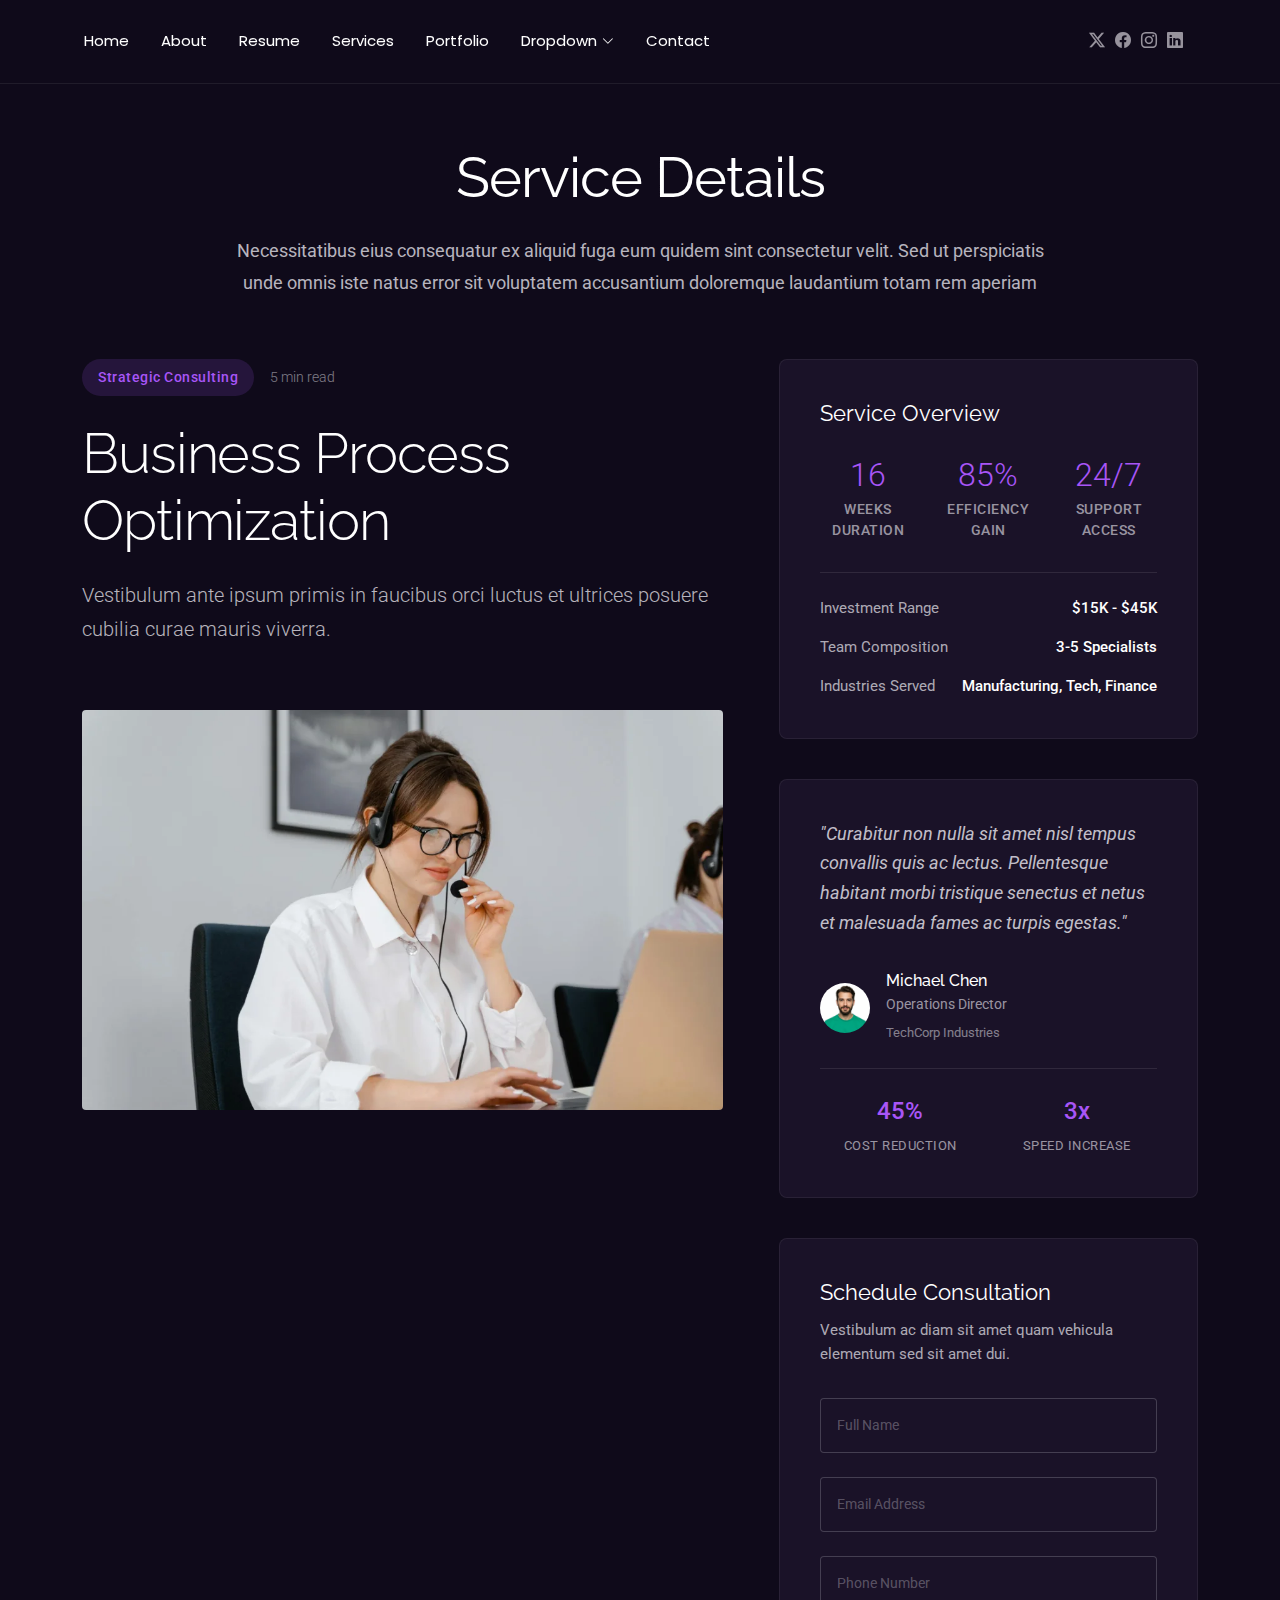
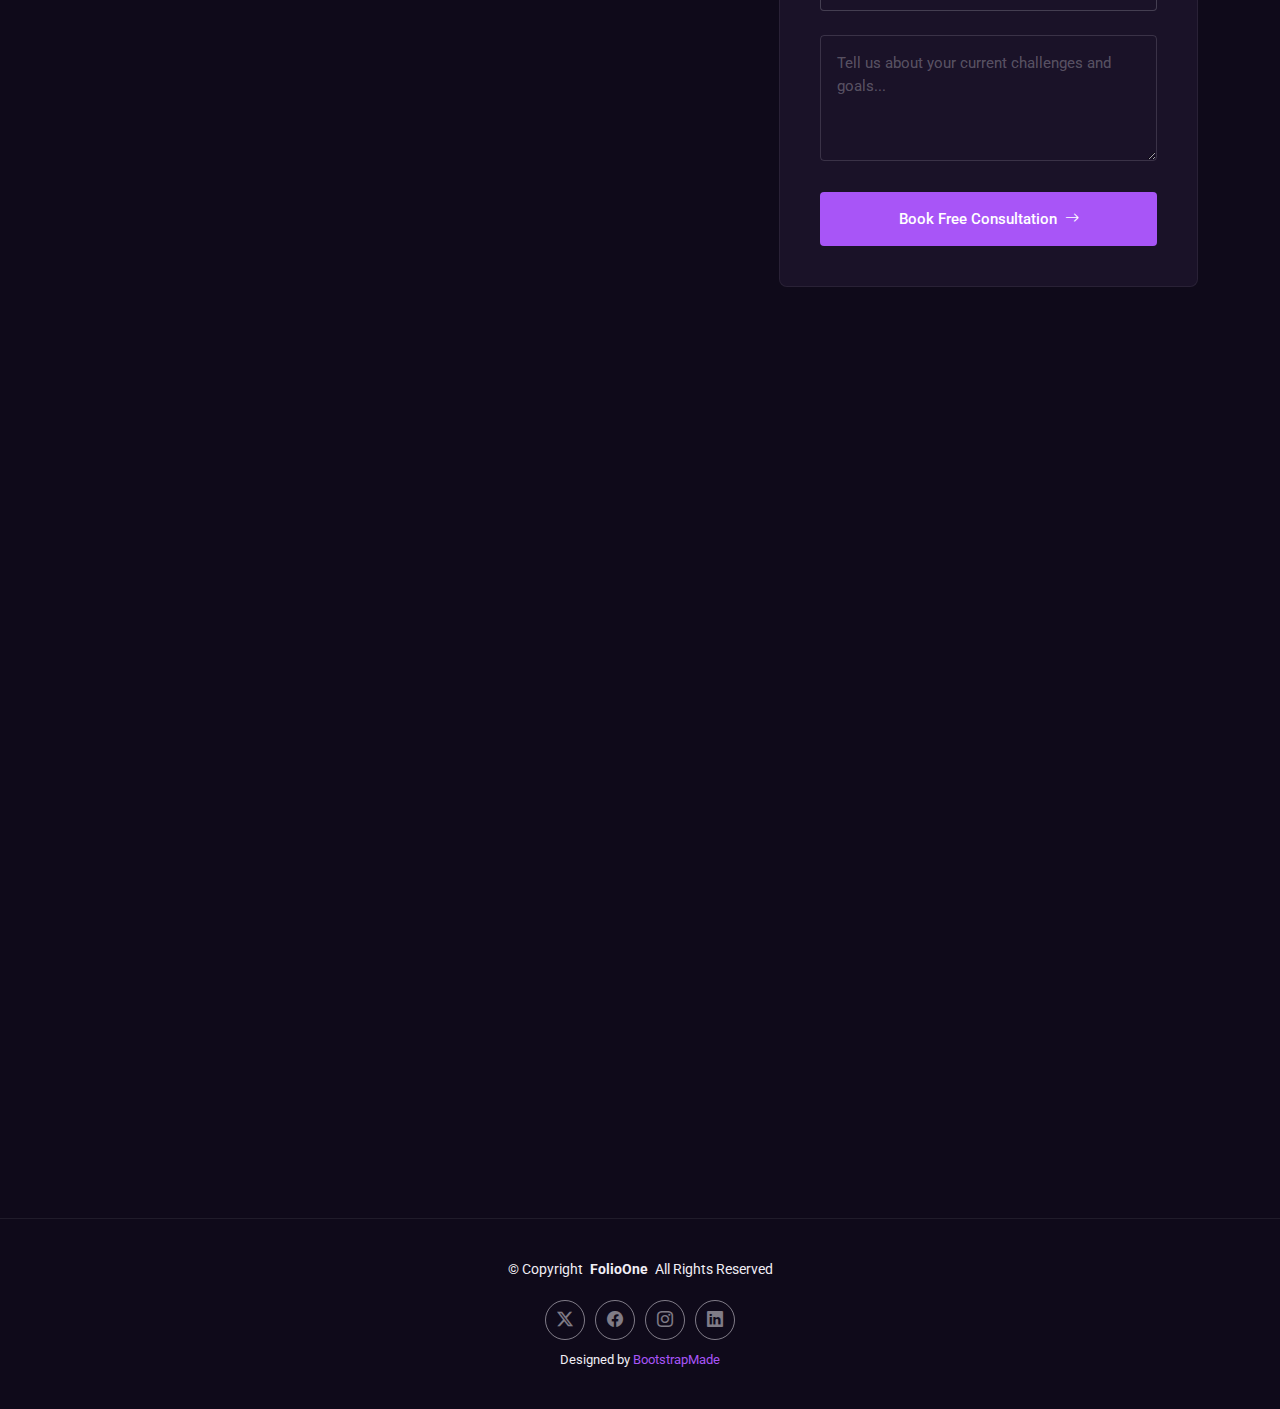
<file: service-details.html>
<!DOCTYPE html>
<html lang="en">

<head>
  <meta charset="utf-8">
  <meta content="width=device-width, initial-scale=1.0" name="viewport">
  <title>Service Details - FolioOne Bootstrap Template</title>
  <meta name="description" content="">
  <meta name="keywords" content="">

  <!-- Favicons -->
  <link href="assets/img/favicon.png" rel="icon">
  <link href="assets/img/apple-touch-icon.png" rel="apple-touch-icon">

  <!-- Fonts -->
  <link href="https://fonts.googleapis.com" rel="preconnect">
  <link href="https://fonts.gstatic.com" rel="preconnect" crossorigin>
  <link href="https://fonts.googleapis.com/css2?family=Roboto:ital,wght@0,100;0,300;0,400;0,500;0,700;0,900;1,100;1,300;1,400;1,500;1,700;1,900&family=Poppins:ital,wght@0,100;0,200;0,300;0,400;0,500;0,600;0,700;0,800;0,900;1,100;1,200;1,300;1,400;1,500;1,600;1,700;1,800;1,900&family=Raleway:ital,wght@0,100;0,200;0,300;0,400;0,500;0,600;0,700;0,800;0,900;1,100;1,200;1,300;1,400;1,500;1,600;1,700;1,800;1,900&display=swap" rel="stylesheet">

  <!-- Vendor CSS Files -->
  <link href="assets/vendor/bootstrap/css/bootstrap.min.css" rel="stylesheet">
  <link href="assets/vendor/bootstrap-icons/bootstrap-icons.css" rel="stylesheet">
  <link href="assets/vendor/aos/aos.css" rel="stylesheet">
  <link href="assets/vendor/swiper/swiper-bundle.min.css" rel="stylesheet">
  <link href="assets/vendor/glightbox/css/glightbox.min.css" rel="stylesheet">

  <!-- Main CSS File -->
  <link href="assets/css/main.css" rel="stylesheet">

  <!-- =======================================================
  * Template Name: FolioOne
  * Template URL: https://bootstrapmade.com/folioone-bootstrap-portfolio-website-template/
  * Updated: Aug 23 2025 with Bootstrap v5.3.7
  * Author: BootstrapMade.com
  * License: https://bootstrapmade.com/license/
  ======================================================== -->
</head>

<body class="service-details-page">

  <header id="header" class="header d-flex align-items-center light-background sticky-top">
    <div class="container position-relative d-flex align-items-center justify-content-between">

      <!-- <a href="index.html" class="logo d-flex align-items-center me-auto me-xl-0">
      <img src="assets/img/logo.webp" alt="">
      <h1 class="sitename">FolioOne</h1> 
    </a> -->

      <nav id="navmenu" class="navmenu">
        <ul>
          <li><a href="index.html">Home</a></li>
          <li><a href="about.html">About</a></li>
          <li><a href="resume.html">Resume</a></li>
          <li><a href="services.html">Services</a></li>
          <li><a href="portfolio.html">Portfolio</a></li>
          <li class="dropdown"><a href="#"><span>Dropdown</span> <i class="bi bi-chevron-down toggle-dropdown"></i></a>
            <ul>
              <li><a href="#">Dropdown 1</a></li>
              <li class="dropdown"><a href="#"><span>Deep Dropdown</span> <i class="bi bi-chevron-down toggle-dropdown"></i></a>
                <ul>
                  <li><a href="#">Deep Dropdown 1</a></li>
                  <li><a href="#">Deep Dropdown 2</a></li>
                  <li><a href="#">Deep Dropdown 3</a></li>
                  <li><a href="#">Deep Dropdown 4</a></li>
                  <li><a href="#">Deep Dropdown 5</a></li>
                </ul>
              </li>
              <li><a href="#">Dropdown 2</a></li>
              <li><a href="#">Dropdown 3</a></li>
              <li><a href="#">Dropdown 4</a></li>
            </ul>
          </li>
          <li><a href="contact.html">Contact</a></li>
        </ul>
        <i class="mobile-nav-toggle d-xl-none bi bi-list"></i>
      </nav>

      <div class="header-social-links">
        <a href="#" class="twitter"><i class="bi bi-twitter-x"></i></a>
        <a href="#" class="facebook"><i class="bi bi-facebook"></i></a>
        <a href="#" class="instagram"><i class="bi bi-instagram"></i></a>
        <a href="#" class="linkedin"><i class="bi bi-linkedin"></i></a>
      </div>

    </div>
  </header>

  <main class="main">

    <!-- Service Details Section -->
    <section id="service-details" class="service-details section">

      <!-- Section Title -->
      <div class="container section-title" data-aos="fade-up">
        <h2>Service Details</h2>
        <p>Necessitatibus eius consequatur ex aliquid fuga eum quidem sint consectetur velit. Sed ut perspiciatis unde omnis iste natus error sit voluptatem accusantium doloremque laudantium totam rem aperiam</p>
      </div><!-- End Section Title -->

      <div class="container" data-aos="fade-up" data-aos-delay="100">

        <div class="row">

          <!-- Main Content Area -->
          <div class="col-lg-7">

            <!-- Hero Service Introduction -->
            <div class="service-hero" data-aos="fade-up" data-aos-delay="100">
              <div class="service-meta">
                <span class="service-category">Strategic Consulting</span>
                <span class="reading-time">5 min read</span>
              </div>
              <h1>Business Process Optimization</h1>
              <p class="service-description">Vestibulum ante ipsum primis in faucibus orci luctus et ultrices posuere cubilia curae mauris viverra.</p>
            </div>

            <!-- Service Visual -->
            <div class="service-visual" data-aos="zoom-in" data-aos-delay="200">
              <img src="assets/img/services/services-7.webp" alt="Business Process Optimization" class="img-fluid">
            </div>

            <!-- Service Content -->
            <div class="service-narrative" data-aos="fade-up" data-aos-delay="300">
              <h3>Transform Your Operations</h3>
              <p>Donec rutrum congue leo eget malesuada. Vivamus magna justo, lacinia eget consectetur sed, convallis at tellus. Mauris blandit aliquet elit, eget tincidunt nibh pulvinar a. Cras ultricies ligula sed magna dictum porta.</p>

              <p>Sed porttitor lectus nibh. Vestibulum ac diam sit amet quam vehicula elementum sed sit amet dui. Pellentesque habitant morbi tristique senectus et netus et malesuada fames ac turpis egestas. Donec sollicitudin molestie malesuada.</p>

              <!-- Key Benefits Grid -->
              <div class="benefits-grid" data-aos="fade-up" data-aos-delay="400">
                <div class="benefit-card">
                  <div class="benefit-icon">
                    <i class="bi bi-lightning-charge"></i>
                  </div>
                  <h4>Efficiency Boost</h4>
                  <p>Curabitur arcu erat accumsan id imperdiet et porttitor at sem.</p>
                </div>

                <div class="benefit-card">
                  <div class="benefit-icon">
                    <i class="bi bi-shield-check"></i>
                  </div>
                  <h4>Risk Mitigation</h4>
                  <p>Pellentesque in ipsum id orci porta dapibus vestibulum ante ipsum.</p>
                </div>

                <div class="benefit-card">
                  <div class="benefit-icon">
                    <i class="bi bi-graph-up"></i>
                  </div>
                  <h4>Growth Acceleration</h4>
                  <p>Vivamus suscipit tortor eget felis porttitor volutpat mauris blandit.</p>
                </div>

                <div class="benefit-card">
                  <div class="benefit-icon">
                    <i class="bi bi-people"></i>
                  </div>
                  <h4>Team Alignment</h4>
                  <p>Donec rutrum congue leo eget malesuada vivamus magna justo lacinia.</p>
                </div>
              </div>

            </div>

            <!-- Implementation Timeline -->
            <div class="timeline-section" data-aos="fade-up" data-aos-delay="500">
              <h3>Implementation Journey</h3>
              <div class="timeline">
                <div class="timeline-item">
                  <div class="timeline-marker">
                    <span>1</span>
                  </div>
                  <div class="timeline-content">
                    <h4>Discovery &amp; Assessment</h4>
                    <p>Comprehensive analysis of current processes and identification of optimization opportunities.</p>
                    <small>Week 1-2</small>
                  </div>
                </div>

                <div class="timeline-item">
                  <div class="timeline-marker">
                    <span>2</span>
                  </div>
                  <div class="timeline-content">
                    <h4>Strategic Planning</h4>
                    <p>Development of customized optimization roadmap with clear milestones and success metrics.</p>
                    <small>Week 3-4</small>
                  </div>
                </div>

                <div class="timeline-item">
                  <div class="timeline-marker">
                    <span>3</span>
                  </div>
                  <div class="timeline-content">
                    <h4>Implementation</h4>
                    <p>Systematic rollout of process improvements with continuous monitoring and adjustment.</p>
                    <small>Week 5-12</small>
                  </div>
                </div>

                <div class="timeline-item">
                  <div class="timeline-marker">
                    <span>4</span>
                  </div>
                  <div class="timeline-content">
                    <h4>Optimization &amp; Scale</h4>
                    <p>Fine-tuning of implemented solutions and preparation for organization-wide scaling.</p>
                    <small>Week 13-16</small>
                  </div>
                </div>
              </div>
            </div>

          </div><!-- End Main Content -->

          <!-- Service Sidebar -->
          <div class="col-lg-5">
            <div class="service-sidebar" data-aos="fade-up" data-aos-delay="200">

              <!-- Service Overview Card -->
              <div class="overview-card">
                <div class="overview-header">
                  <h4>Service Overview</h4>
                </div>
                <div class="overview-stats">
                  <div class="stat-item">
                    <div class="stat-number">16</div>
                    <div class="stat-label">Weeks Duration</div>
                  </div>
                  <div class="stat-item">
                    <div class="stat-number">85%</div>
                    <div class="stat-label">Efficiency Gain</div>
                  </div>
                  <div class="stat-item">
                    <div class="stat-number">24/7</div>
                    <div class="stat-label">Support Access</div>
                  </div>
                </div>

                <div class="overview-details">
                  <div class="detail-row">
                    <span class="detail-label">Investment Range</span>
                    <span class="detail-value">$15K - $45K</span>
                  </div>
                  <div class="detail-row">
                    <span class="detail-label">Team Composition</span>
                    <span class="detail-value">3-5 Specialists</span>
                  </div>
                  <div class="detail-row">
                    <span class="detail-label">Industries Served</span>
                    <span class="detail-value">Manufacturing, Tech, Finance</span>
                  </div>
                </div>
              </div>

              <!-- Client Success Story -->
              <div class="success-story">
                <div class="story-quote">
                  <p>"Curabitur non nulla sit amet nisl tempus convallis quis ac lectus. Pellentesque habitant morbi tristique senectus et netus et malesuada fames ac turpis egestas."</p>
                </div>
                <div class="story-author">
                  <img src="assets/img/person/person-m-8.webp" alt="Michael Chen" class="author-avatar">
                  <div class="author-details">
                    <h5>Michael Chen</h5>
                    <span>Operations Director</span>
                    <small>TechCorp Industries</small>
                  </div>
                </div>
                <div class="story-metrics">
                  <div class="metric">
                    <span class="metric-value">45%</span>
                    <span class="metric-label">Cost Reduction</span>
                  </div>
                  <div class="metric">
                    <span class="metric-value">3x</span>
                    <span class="metric-label">Speed Increase</span>
                  </div>
                </div>
              </div>

              <!-- Consultation Form -->
              <div class="consultation-form">
                <div class="form-header">
                  <h4>Schedule Consultation</h4>
                  <p>Vestibulum ac diam sit amet quam vehicula elementum sed sit amet dui.</p>
                </div>

                <form action="forms/consultation.php" method="post" class="php-email-form">
                  <div class="form-group">
                    <input type="text" name="name" class="form-input" placeholder="Full Name" required="">
                  </div>

                  <div class="form-group">
                    <input type="email" name="email" class="form-input" placeholder="Email Address" required="">
                  </div>

                  <div class="form-group">
                    <input type="tel" name="phone" class="form-input" placeholder="Phone Number">
                  </div>

                  <input type="hidden" name="subject" value="Business Process Optimization Consultation">

                  <div class="form-group">
                    <textarea name="message" class="form-input" rows="4" placeholder="Tell us about your current challenges and goals..." required=""></textarea>
                  </div>

                  <div class="loading">Loading</div>
                  <div class="error-message"></div>
                  <div class="sent-message">Your consultation request has been sent. Thank you!</div>

                  <button type="submit" class="btn-consultation">
                    <span>Book Free Consultation</span>
                    <i class="bi bi-arrow-right"></i>
                  </button>
                </form>
              </div>

            </div>
          </div><!-- End Sidebar -->

        </div>

      </div>

    </section><!-- /Service Details Section -->

  </main>

  <footer id="footer" class="footer">

    <div class="container">
      <div class="copyright text-center ">
        <p>© <span>Copyright</span> <strong class="px-1 sitename">FolioOne</strong> <span>All Rights Reserved<br></span></p>
      </div>
      <div class="social-links d-flex justify-content-center">
        <a href=""><i class="bi bi-twitter-x"></i></a>
        <a href=""><i class="bi bi-facebook"></i></a>
        <a href=""><i class="bi bi-instagram"></i></a>
        <a href=""><i class="bi bi-linkedin"></i></a>
      </div>
      <div class="credits">
        <!-- All the links in the footer should remain intact. -->
        <!-- You can delete the links only if you've purchased the pro version. -->
        <!-- Licensing information: https://bootstrapmade.com/license/ -->
        <!-- Purchase the pro version with working PHP/AJAX contact form: [buy-url] -->
        Designed by <a href="https://bootstrapmade.com/">BootstrapMade</a>
      </div>
    </div>

  </footer>

  <!-- Scroll Top -->
  <a href="#" id="scroll-top" class="scroll-top d-flex align-items-center justify-content-center"><i class="bi bi-arrow-up-short"></i></a>

  <!-- Preloader -->
  <div id="preloader"></div>

  <!-- Vendor JS Files -->
  <script src="assets/vendor/bootstrap/js/bootstrap.bundle.min.js"></script>
  <script src="assets/vendor/php-email-form/validate.js"></script>
  <script src="assets/vendor/aos/aos.js"></script>
  <script src="assets/vendor/typed.js/typed.umd.js"></script>
  <script src="assets/vendor/waypoints/noframework.waypoints.js"></script>
  <script src="assets/vendor/purecounter/purecounter_vanilla.js"></script>
  <script src="assets/vendor/swiper/swiper-bundle.min.js"></script>
  <script src="assets/vendor/imagesloaded/imagesloaded.pkgd.min.js"></script>
  <script src="assets/vendor/isotope-layout/isotope.pkgd.min.js"></script>
  <script src="assets/vendor/glightbox/js/glightbox.min.js"></script>

  <!-- Main JS File -->
  <script src="assets/js/main.js"></script>

</body>

</html>
</file>
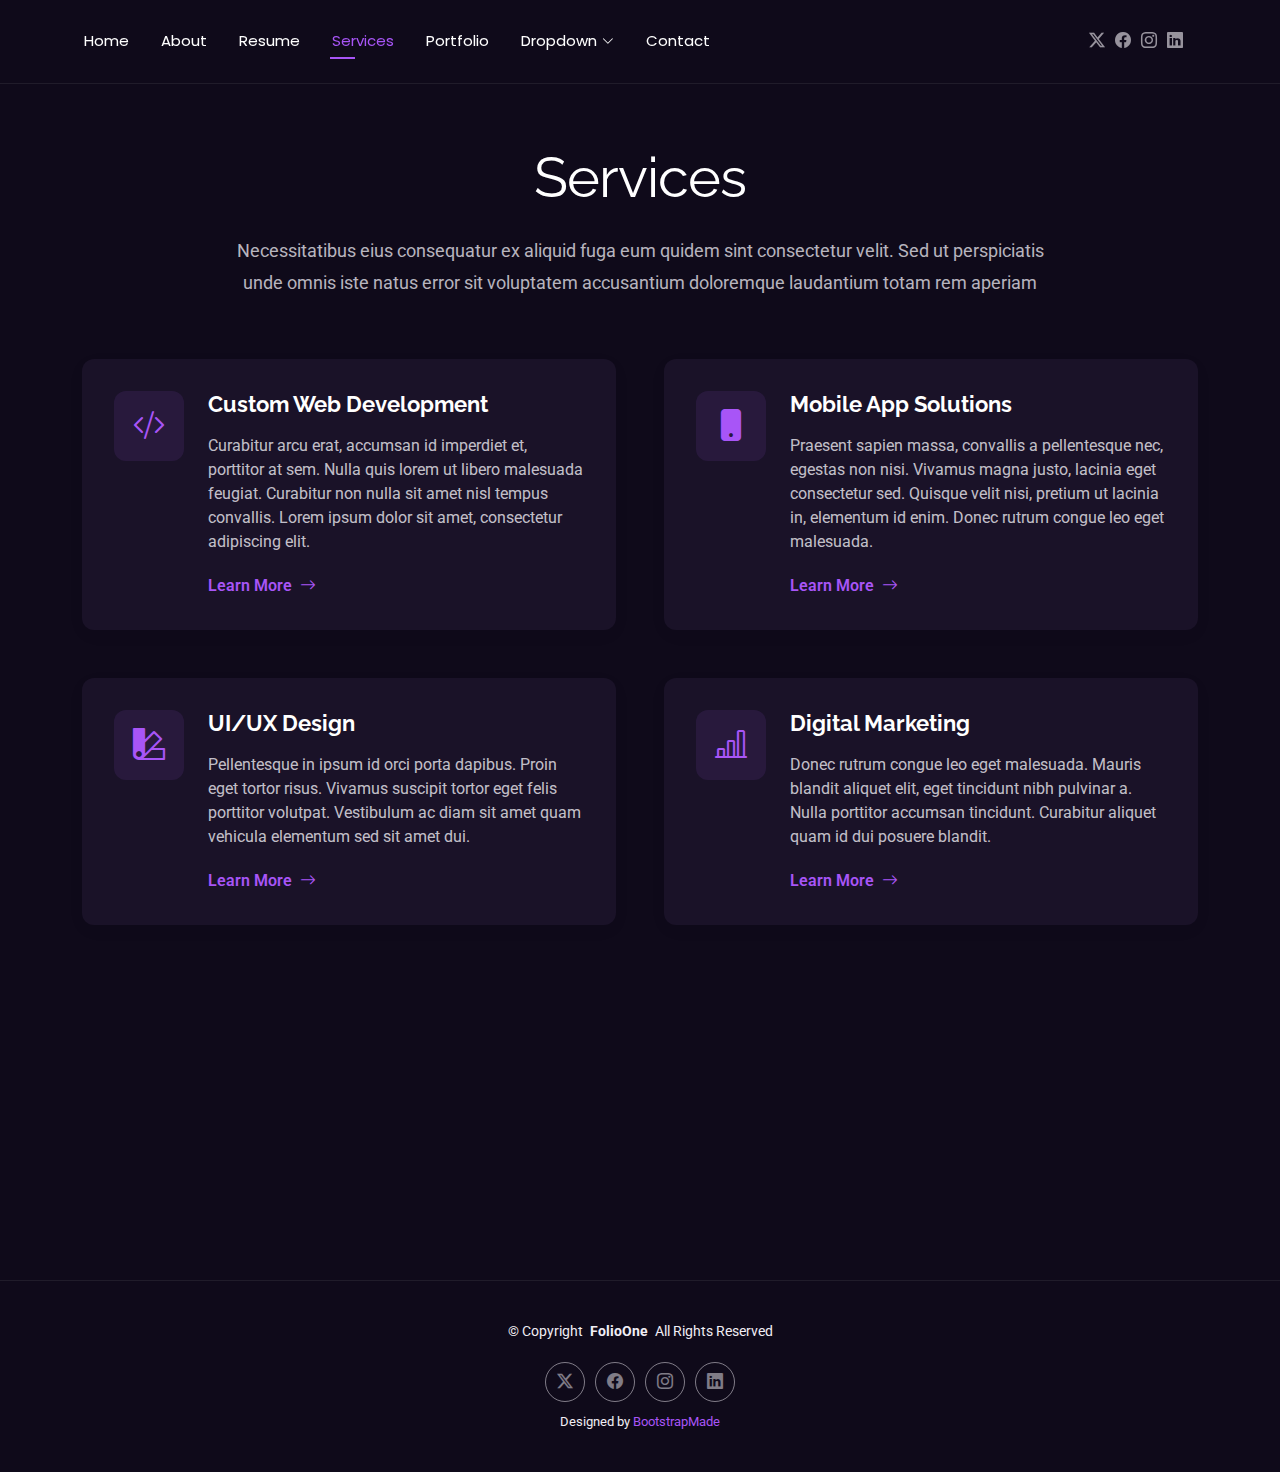
<file: services.html>
<!DOCTYPE html>
<html lang="en">

<head>
  <meta charset="utf-8">
  <meta content="width=device-width, initial-scale=1.0" name="viewport">
  <title>Services - FolioOne Bootstrap Template</title>
  <meta name="description" content="">
  <meta name="keywords" content="">

  <!-- Favicons -->
  <link href="assets/img/favicon.png" rel="icon">
  <link href="assets/img/apple-touch-icon.png" rel="apple-touch-icon">

  <!-- Fonts -->
  <link href="https://fonts.googleapis.com" rel="preconnect">
  <link href="https://fonts.gstatic.com" rel="preconnect" crossorigin>
  <link href="https://fonts.googleapis.com/css2?family=Roboto:ital,wght@0,100;0,300;0,400;0,500;0,700;0,900;1,100;1,300;1,400;1,500;1,700;1,900&family=Poppins:ital,wght@0,100;0,200;0,300;0,400;0,500;0,600;0,700;0,800;0,900;1,100;1,200;1,300;1,400;1,500;1,600;1,700;1,800;1,900&family=Raleway:ital,wght@0,100;0,200;0,300;0,400;0,500;0,600;0,700;0,800;0,900;1,100;1,200;1,300;1,400;1,500;1,600;1,700;1,800;1,900&display=swap" rel="stylesheet">

  <!-- Vendor CSS Files -->
  <link href="assets/vendor/bootstrap/css/bootstrap.min.css" rel="stylesheet">
  <link href="assets/vendor/bootstrap-icons/bootstrap-icons.css" rel="stylesheet">
  <link href="assets/vendor/aos/aos.css" rel="stylesheet">
  <link href="assets/vendor/swiper/swiper-bundle.min.css" rel="stylesheet">
  <link href="assets/vendor/glightbox/css/glightbox.min.css" rel="stylesheet">

  <!-- Main CSS File -->
  <link href="assets/css/main.css" rel="stylesheet">

  <!-- =======================================================
  * Template Name: FolioOne
  * Template URL: https://bootstrapmade.com/folioone-bootstrap-portfolio-website-template/
  * Updated: Aug 23 2025 with Bootstrap v5.3.7
  * Author: BootstrapMade.com
  * License: https://bootstrapmade.com/license/
  ======================================================== -->
</head>

<body class="services-page">

  <header id="header" class="header d-flex align-items-center light-background sticky-top">
    <div class="container position-relative d-flex align-items-center justify-content-between">

      <!-- <a href="index.html" class="logo d-flex align-items-center me-auto me-xl-0">
      <img src="assets/img/logo.webp" alt="">
      <h1 class="sitename">FolioOne</h1> 
    </a> -->

      <nav id="navmenu" class="navmenu">
        <ul>
          <li><a href="index.html">Home</a></li>
          <li><a href="about.html">About</a></li>
          <li><a href="resume.html">Resume</a></li>
          <li><a href="services.html" class="active">Services</a></li>
          <li><a href="portfolio.html">Portfolio</a></li>
          <li class="dropdown"><a href="#"><span>Dropdown</span> <i class="bi bi-chevron-down toggle-dropdown"></i></a>
            <ul>
              <li><a href="#">Dropdown 1</a></li>
              <li class="dropdown"><a href="#"><span>Deep Dropdown</span> <i class="bi bi-chevron-down toggle-dropdown"></i></a>
                <ul>
                  <li><a href="#">Deep Dropdown 1</a></li>
                  <li><a href="#">Deep Dropdown 2</a></li>
                  <li><a href="#">Deep Dropdown 3</a></li>
                  <li><a href="#">Deep Dropdown 4</a></li>
                  <li><a href="#">Deep Dropdown 5</a></li>
                </ul>
              </li>
              <li><a href="#">Dropdown 2</a></li>
              <li><a href="#">Dropdown 3</a></li>
              <li><a href="#">Dropdown 4</a></li>
            </ul>
          </li>
          <li><a href="contact.html">Contact</a></li>
        </ul>
        <i class="mobile-nav-toggle d-xl-none bi bi-list"></i>
      </nav>

      <div class="header-social-links">
        <a href="#" class="twitter"><i class="bi bi-twitter-x"></i></a>
        <a href="#" class="facebook"><i class="bi bi-facebook"></i></a>
        <a href="#" class="instagram"><i class="bi bi-instagram"></i></a>
        <a href="#" class="linkedin"><i class="bi bi-linkedin"></i></a>
      </div>

    </div>
  </header>

  <main class="main">

    <!-- Services Section -->
    <section id="services" class="services section">

      <!-- Section Title -->
      <div class="container section-title" data-aos="fade-up">
        <h2>Services</h2>
        <p>Necessitatibus eius consequatur ex aliquid fuga eum quidem sint consectetur velit. Sed ut perspiciatis unde omnis iste natus error sit voluptatem accusantium doloremque laudantium totam rem aperiam</p>
      </div><!-- End Section Title -->

      <div class="container" data-aos="fade-up" data-aos-delay="100">

        <div class="row justify-content-center g-5">

          <div class="col-md-6" data-aos="fade-right" data-aos-delay="100">
            <div class="service-item">
              <div class="service-icon">
                <i class="bi bi-code-slash"></i>
              </div>
              <div class="service-content">
                <h3>Custom Web Development</h3>
                <p>Curabitur arcu erat, accumsan id imperdiet et, porttitor at sem. Nulla quis lorem ut libero malesuada feugiat. Curabitur non nulla sit amet nisl tempus convallis. Lorem ipsum dolor sit amet, consectetur adipiscing elit.</p>
                <a href="service-details.html" class="service-link">
                  <span>Learn More</span>
                  <i class="bi bi-arrow-right"></i>
                </a>
              </div>
            </div>
          </div><!-- End Service Item -->

          <div class="col-md-6" data-aos="fade-left" data-aos-delay="100">
            <div class="service-item">
              <div class="service-icon">
                <i class="bi bi-phone-fill"></i>
              </div>
              <div class="service-content">
                <h3>Mobile App Solutions</h3>
                <p>Praesent sapien massa, convallis a pellentesque nec, egestas non nisi. Vivamus magna justo, lacinia eget consectetur sed. Quisque velit nisi, pretium ut lacinia in, elementum id enim. Donec rutrum congue leo eget malesuada.</p>
                <a href="service-details.html" class="service-link">
                  <span>Learn More</span>
                  <i class="bi bi-arrow-right"></i>
                </a>
              </div>
            </div>
          </div><!-- End Service Item -->

          <div class="col-md-6" data-aos="fade-right" data-aos-delay="200">
            <div class="service-item">
              <div class="service-icon">
                <i class="bi bi-palette2"></i>
              </div>
              <div class="service-content">
                <h3>UI/UX Design</h3>
                <p>Pellentesque in ipsum id orci porta dapibus. Proin eget tortor risus. Vivamus suscipit tortor eget felis porttitor volutpat. Vestibulum ac diam sit amet quam vehicula elementum sed sit amet dui.</p>
                <a href="service-details.html" class="service-link">
                  <span>Learn More</span>
                  <i class="bi bi-arrow-right"></i>
                </a>
              </div>
            </div>
          </div><!-- End Service Item -->

          <div class="col-md-6" data-aos="fade-left" data-aos-delay="200">
            <div class="service-item">
              <div class="service-icon">
                <i class="bi bi-bar-chart-line"></i>
              </div>
              <div class="service-content">
                <h3>Digital Marketing</h3>
                <p>Donec rutrum congue leo eget malesuada. Mauris blandit aliquet elit, eget tincidunt nibh pulvinar a. Nulla porttitor accumsan tincidunt. Curabitur aliquet quam id dui posuere blandit.</p>
                <a href="service-details.html" class="service-link">
                  <span>Learn More</span>
                  <i class="bi bi-arrow-right"></i>
                </a>
              </div>
            </div>
          </div><!-- End Service Item -->

          <div class="col-md-6" data-aos="fade-right" data-aos-delay="300">
            <div class="service-item">
              <div class="service-icon">
                <i class="bi bi-cloud-check"></i>
              </div>
              <div class="service-content">
                <h3>Cloud Computing</h3>
                <p>Curabitur aliquet quam id dui posuere blandit. Sed porttitor lectus nibh. Vivamus magna justo, lacinia eget consectetur sed, convallis at tellus. Nulla quis lorem ut libero malesuada feugiat.</p>
                <a href="service-details.html" class="service-link">
                  <span>Learn More</span>
                  <i class="bi bi-arrow-right"></i>
                </a>
              </div>
            </div>
          </div><!-- End Service Item -->

          <div class="col-md-6" data-aos="fade-left" data-aos-delay="300">
            <div class="service-item">
              <div class="service-icon">
                <i class="bi bi-shield-lock"></i>
              </div>
              <div class="service-content">
                <h3>Cybersecurity Solutions</h3>
                <p>Vestibulum ac diam sit amet quam vehicula elementum sed sit amet dui. Donec sollicitudin molestie malesuada. Curabitur arcu erat, accumsan id imperdiet et. Proin eget tortor risus.</p>
                <a href="service-details.html" class="service-link">
                  <span>Learn More</span>
                  <i class="bi bi-arrow-right"></i>
                </a>
              </div>
            </div>
          </div><!-- End Service Item -->

        </div>

      </div>

    </section><!-- /Services Section -->

  </main>

  <footer id="footer" class="footer">

    <div class="container">
      <div class="copyright text-center ">
        <p>© <span>Copyright</span> <strong class="px-1 sitename">FolioOne</strong> <span>All Rights Reserved<br></span></p>
      </div>
      <div class="social-links d-flex justify-content-center">
        <a href=""><i class="bi bi-twitter-x"></i></a>
        <a href=""><i class="bi bi-facebook"></i></a>
        <a href=""><i class="bi bi-instagram"></i></a>
        <a href=""><i class="bi bi-linkedin"></i></a>
      </div>
      <div class="credits">
        <!-- All the links in the footer should remain intact. -->
        <!-- You can delete the links only if you've purchased the pro version. -->
        <!-- Licensing information: https://bootstrapmade.com/license/ -->
        <!-- Purchase the pro version with working PHP/AJAX contact form: [buy-url] -->
        Designed by <a href="https://bootstrapmade.com/">BootstrapMade</a>
      </div>
    </div>

  </footer>

  <!-- Scroll Top -->
  <a href="#" id="scroll-top" class="scroll-top d-flex align-items-center justify-content-center"><i class="bi bi-arrow-up-short"></i></a>

  <!-- Preloader -->
  <div id="preloader"></div>

  <!-- Vendor JS Files -->
  <script src="assets/vendor/bootstrap/js/bootstrap.bundle.min.js"></script>
  <script src="assets/vendor/php-email-form/validate.js"></script>
  <script src="assets/vendor/aos/aos.js"></script>
  <script src="assets/vendor/typed.js/typed.umd.js"></script>
  <script src="assets/vendor/waypoints/noframework.waypoints.js"></script>
  <script src="assets/vendor/purecounter/purecounter_vanilla.js"></script>
  <script src="assets/vendor/swiper/swiper-bundle.min.js"></script>
  <script src="assets/vendor/imagesloaded/imagesloaded.pkgd.min.js"></script>
  <script src="assets/vendor/isotope-layout/isotope.pkgd.min.js"></script>
  <script src="assets/vendor/glightbox/js/glightbox.min.js"></script>

  <!-- Main JS File -->
  <script src="assets/js/main.js"></script>

</body>

</html>
</file>
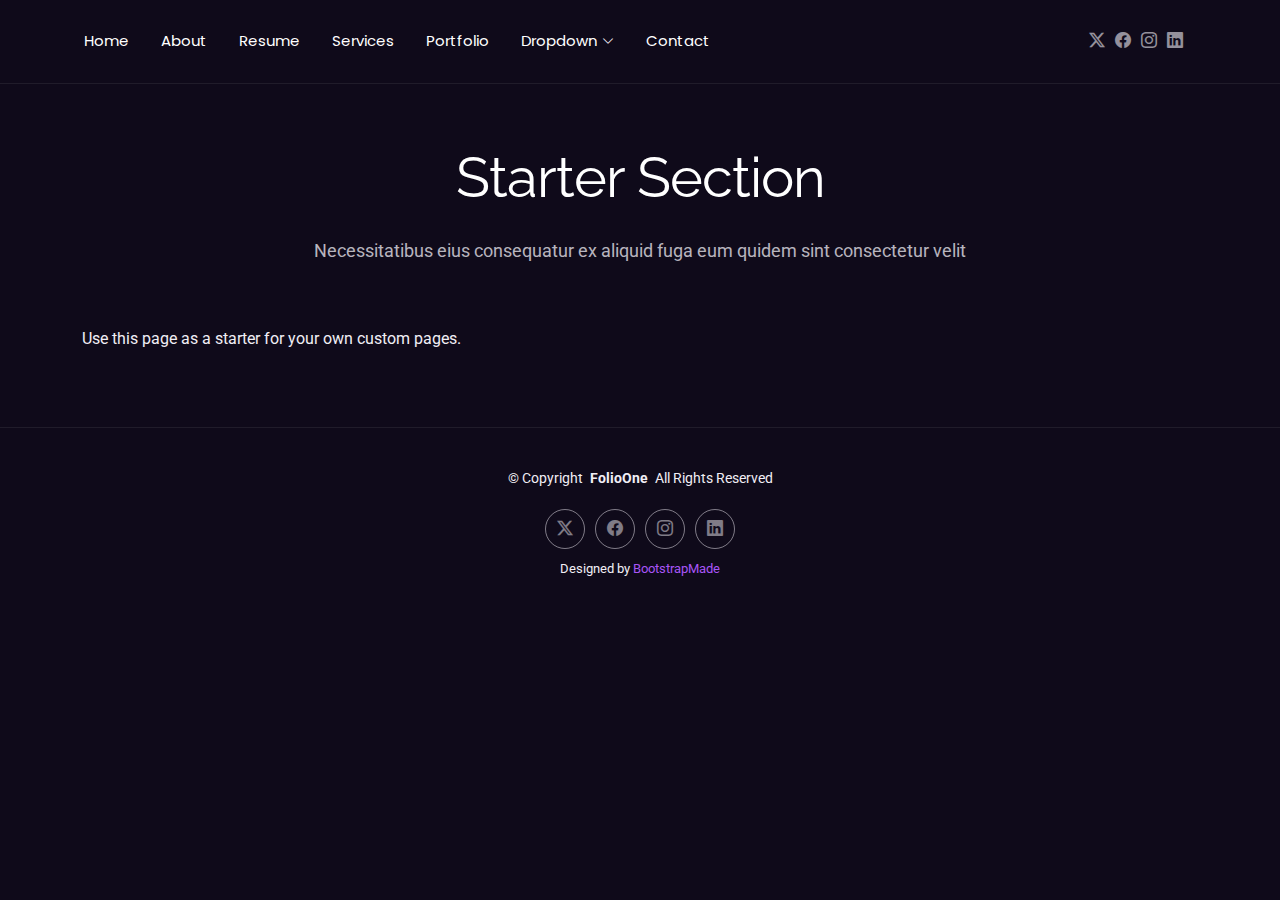
<file: starter-page.html>
<!DOCTYPE html>
<html lang="en">

<head>
  <meta charset="utf-8">
  <meta content="width=device-width, initial-scale=1.0" name="viewport">
  <title>Starter Page - FolioOne Bootstrap Template</title>
  <meta name="description" content="">
  <meta name="keywords" content="">

  <!-- Favicons -->
  <link href="assets/img/favicon.png" rel="icon">
  <link href="assets/img/apple-touch-icon.png" rel="apple-touch-icon">

  <!-- Fonts -->
  <link href="https://fonts.googleapis.com" rel="preconnect">
  <link href="https://fonts.gstatic.com" rel="preconnect" crossorigin>
  <link href="https://fonts.googleapis.com/css2?family=Roboto:ital,wght@0,100;0,300;0,400;0,500;0,700;0,900;1,100;1,300;1,400;1,500;1,700;1,900&family=Poppins:ital,wght@0,100;0,200;0,300;0,400;0,500;0,600;0,700;0,800;0,900;1,100;1,200;1,300;1,400;1,500;1,600;1,700;1,800;1,900&family=Raleway:ital,wght@0,100;0,200;0,300;0,400;0,500;0,600;0,700;0,800;0,900;1,100;1,200;1,300;1,400;1,500;1,600;1,700;1,800;1,900&display=swap" rel="stylesheet">

  <!-- Vendor CSS Files -->
  <link href="assets/vendor/bootstrap/css/bootstrap.min.css" rel="stylesheet">
  <link href="assets/vendor/bootstrap-icons/bootstrap-icons.css" rel="stylesheet">
  <link href="assets/vendor/aos/aos.css" rel="stylesheet">
  <link href="assets/vendor/swiper/swiper-bundle.min.css" rel="stylesheet">
  <link href="assets/vendor/glightbox/css/glightbox.min.css" rel="stylesheet">

  <!-- Main CSS File -->
  <link href="assets/css/main.css" rel="stylesheet">

  <!-- =======================================================
  * Template Name: FolioOne
  * Template URL: https://bootstrapmade.com/folioone-bootstrap-portfolio-website-template/
  * Updated: Aug 23 2025 with Bootstrap v5.3.7
  * Author: BootstrapMade.com
  * License: https://bootstrapmade.com/license/
  ======================================================== -->
</head>

<body class="starter-page-page">

  <header id="header" class="header d-flex align-items-center light-background sticky-top">
    <div class="container position-relative d-flex align-items-center justify-content-between">

      <!-- <a href="index.html" class="logo d-flex align-items-center me-auto me-xl-0">
      <img src="assets/img/logo.webp" alt="">
      <h1 class="sitename">FolioOne</h1> 
    </a> -->

      <nav id="navmenu" class="navmenu">
        <ul>
          <li><a href="index.html">Home</a></li>
          <li><a href="about.html">About</a></li>
          <li><a href="resume.html">Resume</a></li>
          <li><a href="services.html">Services</a></li>
          <li><a href="portfolio.html">Portfolio</a></li>
          <li class="dropdown"><a href="#"><span>Dropdown</span> <i class="bi bi-chevron-down toggle-dropdown"></i></a>
            <ul>
              <li><a href="#">Dropdown 1</a></li>
              <li class="dropdown"><a href="#"><span>Deep Dropdown</span> <i class="bi bi-chevron-down toggle-dropdown"></i></a>
                <ul>
                  <li><a href="#">Deep Dropdown 1</a></li>
                  <li><a href="#">Deep Dropdown 2</a></li>
                  <li><a href="#">Deep Dropdown 3</a></li>
                  <li><a href="#">Deep Dropdown 4</a></li>
                  <li><a href="#">Deep Dropdown 5</a></li>
                </ul>
              </li>
              <li><a href="#">Dropdown 2</a></li>
              <li><a href="#">Dropdown 3</a></li>
              <li><a href="#">Dropdown 4</a></li>
            </ul>
          </li>
          <li><a href="contact.html">Contact</a></li>
        </ul>
        <i class="mobile-nav-toggle d-xl-none bi bi-list"></i>
      </nav>

      <div class="header-social-links">
        <a href="#" class="twitter"><i class="bi bi-twitter-x"></i></a>
        <a href="#" class="facebook"><i class="bi bi-facebook"></i></a>
        <a href="#" class="instagram"><i class="bi bi-instagram"></i></a>
        <a href="#" class="linkedin"><i class="bi bi-linkedin"></i></a>
      </div>

    </div>
  </header>

  <main class="main">

    <!-- Starter Section Section -->
    <section id="starter-section" class="starter-section section">

      <!-- Section Title -->
      <div class="container section-title" data-aos="fade-up">
        <h2>Starter Section</h2>
        <p>Necessitatibus eius consequatur ex aliquid fuga eum quidem sint consectetur velit</p>
      </div><!-- End Section Title -->

      <div class="container" data-aos="fade-up">
        <p>Use this page as a starter for your own custom pages.</p>
      </div>

    </section><!-- /Starter Section Section -->

  </main>

  <footer id="footer" class="footer">

    <div class="container">
      <div class="copyright text-center ">
        <p>© <span>Copyright</span> <strong class="px-1 sitename">FolioOne</strong> <span>All Rights Reserved<br></span></p>
      </div>
      <div class="social-links d-flex justify-content-center">
        <a href=""><i class="bi bi-twitter-x"></i></a>
        <a href=""><i class="bi bi-facebook"></i></a>
        <a href=""><i class="bi bi-instagram"></i></a>
        <a href=""><i class="bi bi-linkedin"></i></a>
      </div>
      <div class="credits">
        <!-- All the links in the footer should remain intact. -->
        <!-- You can delete the links only if you've purchased the pro version. -->
        <!-- Licensing information: https://bootstrapmade.com/license/ -->
        <!-- Purchase the pro version with working PHP/AJAX contact form: [buy-url] -->
        Designed by <a href="https://bootstrapmade.com/">BootstrapMade</a>
      </div>
    </div>

  </footer>

  <!-- Scroll Top -->
  <a href="#" id="scroll-top" class="scroll-top d-flex align-items-center justify-content-center"><i class="bi bi-arrow-up-short"></i></a>

  <!-- Preloader -->
  <div id="preloader"></div>

  <!-- Vendor JS Files -->
  <script src="assets/vendor/bootstrap/js/bootstrap.bundle.min.js"></script>
  <script src="assets/vendor/php-email-form/validate.js"></script>
  <script src="assets/vendor/aos/aos.js"></script>
  <script src="assets/vendor/typed.js/typed.umd.js"></script>
  <script src="assets/vendor/waypoints/noframework.waypoints.js"></script>
  <script src="assets/vendor/purecounter/purecounter_vanilla.js"></script>
  <script src="assets/vendor/swiper/swiper-bundle.min.js"></script>
  <script src="assets/vendor/imagesloaded/imagesloaded.pkgd.min.js"></script>
  <script src="assets/vendor/isotope-layout/isotope.pkgd.min.js"></script>
  <script src="assets/vendor/glightbox/js/glightbox.min.js"></script>

  <!-- Main JS File -->
  <script src="assets/js/main.js"></script>

</body>

</html>
</file>
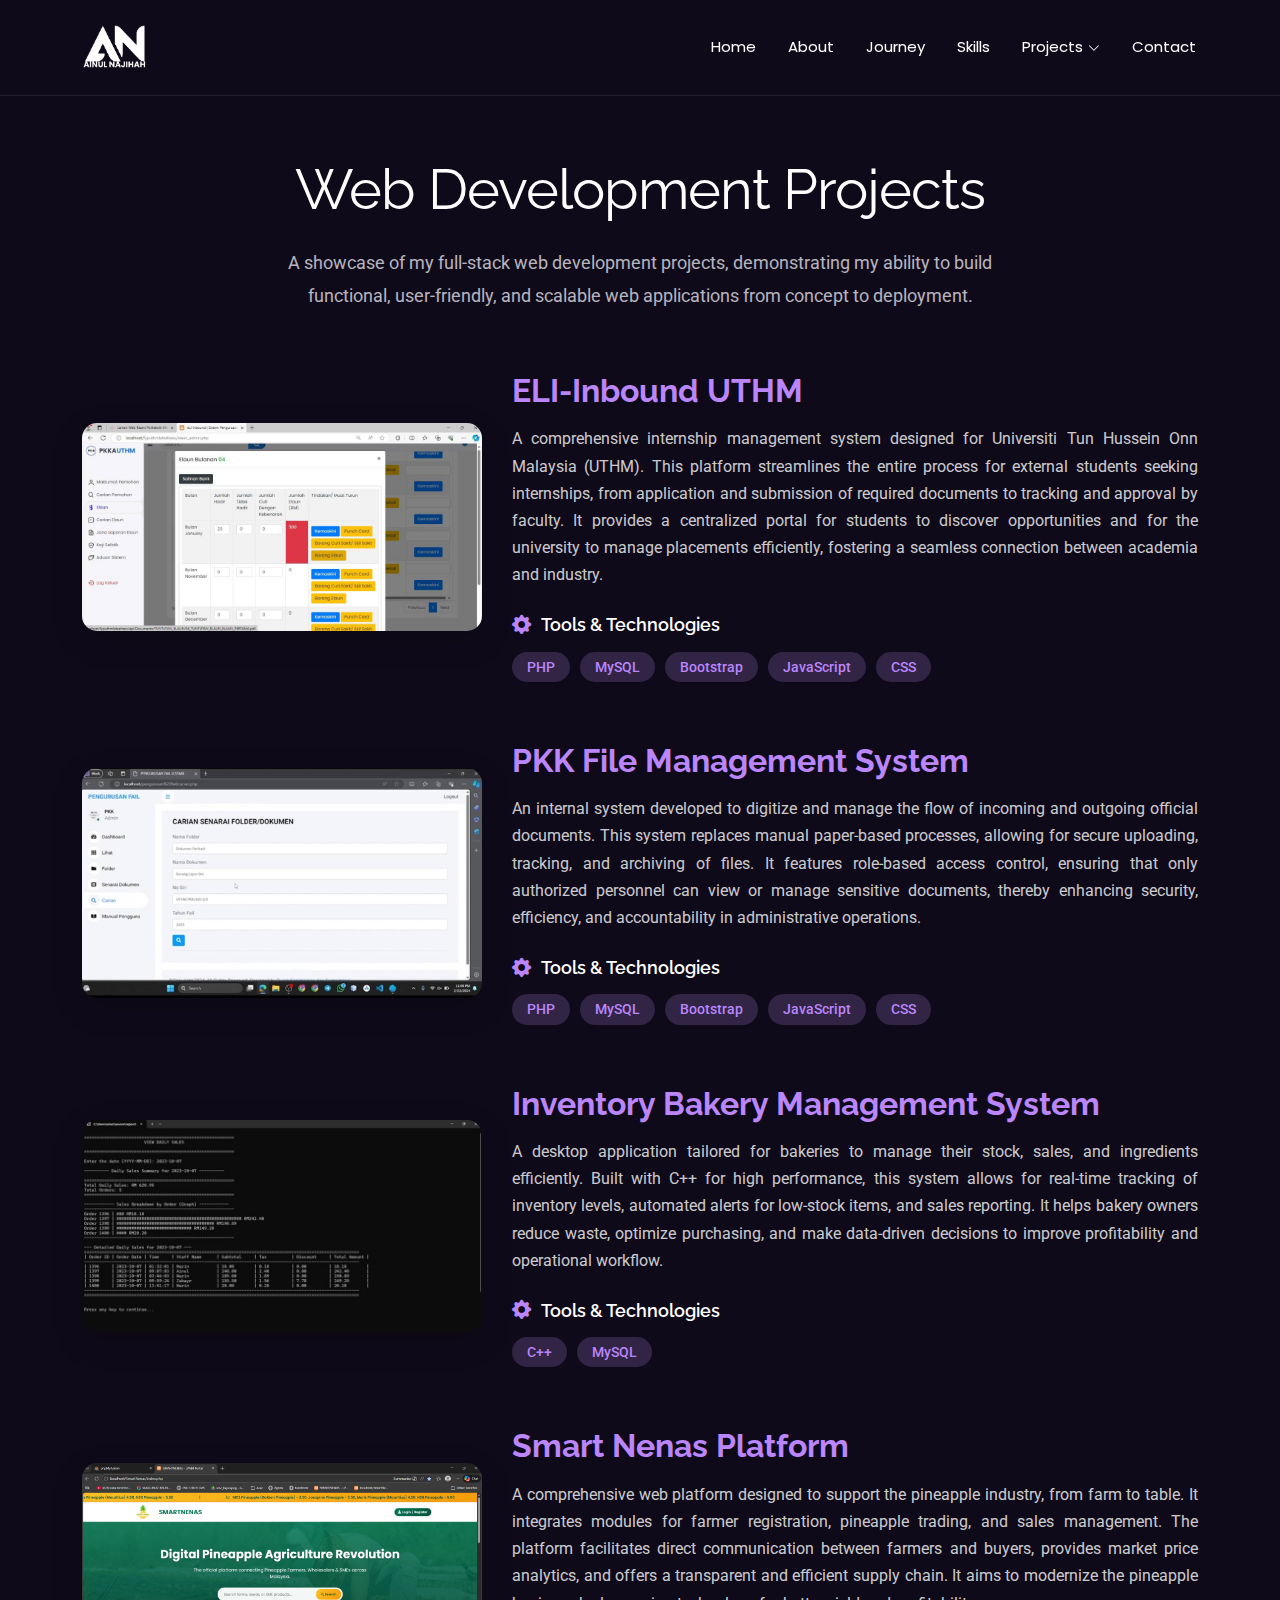
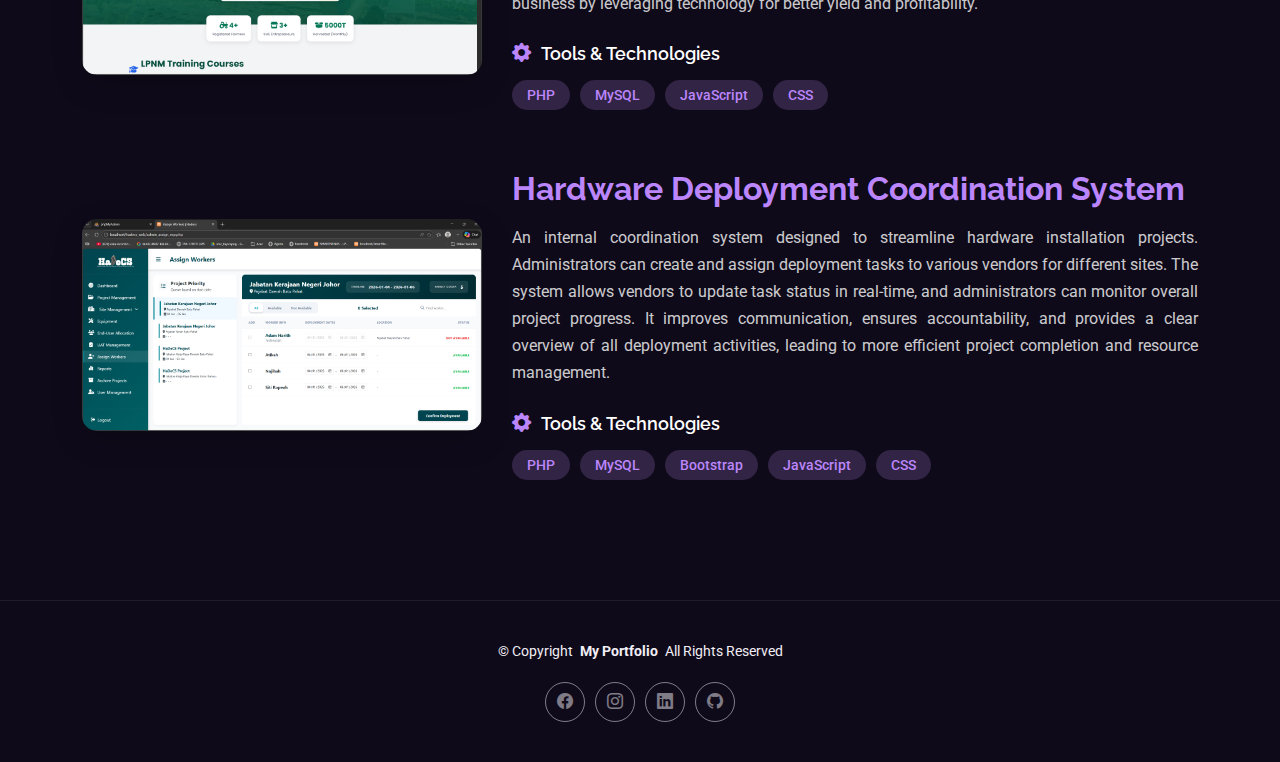
<file: web_dev.html>
<!DOCTYPE html>
<html lang="en">

<head>
    <meta charset="utf-8">
    <meta content="width=device-width, initial-scale=1.0" name="viewport">
    <title>Web Development | Ainul Najihah Portfolio</title>
    <meta name="description" content="">
    <meta name="keywords" content="">

    <!-- Favicons -->
    <link href="assets/img/an_white.png" rel="icon">
    <link href="assets/img/an_purple.png" rel="apple-touch-icon">

    <!-- Fonts -->
    <link href="https://fonts.googleapis.com" rel="preconnect">
    <link href="https://fonts.gstatic.com" rel="preconnect" crossorigin>
    <link href="https://fonts.googleapis.com/css2?family=Roboto:ital,wght@0,100;0,300;0,400;0,500;0,700;0,900;1,100;1,300;1,400;1,500;1,700;1,900&family=Poppins:ital,wght@0,100;0,200;0,300;0,400;0,500;0,600;0,700;0,800;0,900;1,100;1,200;1,300;1,400;1,500;1,600;1,700;1,800;1,900&family=Raleway:ital,wght@0,100;0,200;0,300;0,400;0,500;0,600;0,700;0,800;0,900;1,100;1,200;1,300;1,400;1,500;1,600;1,700;1,800;1,900&display=swap"
        rel="stylesheet">

    <!-- Vendor CSS Files -->
    <link href="assets/vendor/bootstrap/css/bootstrap.min.css" rel="stylesheet">
    <link href="assets/vendor/bootstrap-icons/bootstrap-icons.css" rel="stylesheet">
    <link href="assets/vendor/aos/aos.css" rel="stylesheet">
    <link href="assets/vendor/swiper/swiper-bundle.min.css" rel="stylesheet">
    <link href="assets/vendor/glightbox/css/glightbox.min.css" rel="stylesheet">

    <!-- Main CSS File -->
    <link href="assets/css/main.css" rel="stylesheet">

    <style>
        /* --- Gaya untuk Kategori Web Development --- */
        
        .project-group {
            margin-bottom: 60px;
            display: flex;
            flex-direction: column;
            gap: 30px;
        }
        
        .project-header {
            display: flex;
            align-items: center;
            gap: 30px;
        }
        
        .project-image {
            flex: 0 0 400px;
            /* Lebar tetap untuk gambar */
            max-width: 400px;
            border-radius: 15px;
            overflow: hidden;
            box-shadow: 0 10px 30px rgba(0, 0, 0, 0.2);
            transition: transform 0.3s ease;
        }
        
        .project-image:hover {
            transform: scale(1.02);
        }
        
        .project-image img {
            width: 100%;
            height: 100%;
            object-fit: cover;
            display: block;
        }
        
        .project-details {
            flex: 1;
        }
        
        .project-title {
            font-size: 2rem;
            font-weight: 700;
            color: #bb86fc;
            margin-bottom: 15px;
        }
        
        .project-description {
            color: rgba(255, 255, 255, 0.8);
            line-height: 1.7;
            margin-bottom: 25px;
            text-align: justify;
        }
        
        .project-tech-stack h4 {
            font-size: 1.1rem;
            font-weight: 600;
            color: #ffffff;
            margin-bottom: 15px;
            display: flex;
            align-items: center;
            gap: 10px;
        }
        
        .project-tech-stack h4 i {
            color: #bb86fc;
            font-size: 1.2rem;
        }
        
        .project-tech-list {
            display: flex;
            flex-wrap: wrap;
            gap: 10px;
        }
        
        .tech-tag {
            background: rgba(188, 140, 242, 0.2);
            color: #bb86fc;
            padding: 5px 15px;
            border-radius: 20px;
            font-size: 0.85rem;
            font-weight: 500;
            transition: background-color 0.3s ease;
        }
        
        .tech-tag:hover {
            background-color: rgba(188, 140, 242, 0.3);
        }
        /* Responsive Design */
        
        @media (max-width: 992px) {
            .project-header {
                flex-direction: column;
            }
            .project-image {
                flex: 0 0 100%;
                max-width: 100%;
                height: 300px;
            }
        }
    </style>
</head>

<body class="index-page">

    <header id="header" class="header d-flex align-items-center light-background sticky-top">
        <div class="container position-relative d-flex align-items-center justify-content-between">
            <!-- LOGO -->
            <a href="index.html" class="logo d-flex align-items-center me-4">
                <img src="assets/img/an_logo.png" alt="Logo" style="height: 65px;">
            </a>
            <nav id="navmenu" class="navmenu">
                <ul>
                    <li><a href="index.html">Home</a></li>
                    <li><a href="about.html">About</a></li>
                    <li><a href="journey.html">Journey</a></li>
                    <li><a href="skills.html">Skills</a></li>
                    <li class="dropdown">
                        <a href="#"><span>Projects</span> <i class="bi bi-chevron-down toggle-dropdown"></i></a>
                        <ul>
                            <li><a href="web_dev.html" class="active">Web Development</a></li>
                            <li><a href="app_dev.html">App Development</a></li>
                            <li><a href="graphic_design.html">Graphic Design</a></li>
                        </ul>
                    </li>
                    <li><a href="contact.html">Contact</a></li>
                </ul>
                <i class="mobile-nav-toggle d-xl-none bi bi-list"></i>
            </nav>
        </div>
    </header>

    <main class="main">
        <!-- Web Development Section -->
        <section id="web-dev" class="portfolio section">
            <!-- Section Title -->
            <div class="container section-title" data-aos="fade-up">
                <h2>Web Development Projects</h2>
                <p>A showcase of my full-stack web development projects, demonstrating my ability to build functional, user-friendly, and scalable web applications from concept to deployment.</p>
            </div>

            <div class="container" data-aos="fade-up" data-aos-delay="100">

                <!-- Project 1: ELI-Inbound UTHM -->
                <div class="project-group">
                    <div class="project-header">
                        <div class="project-image">
                            <img src="assets/img/portfolio/journey/eli_system.jpg" alt="ELI-Inbound UTHM System">
                        </div>
                        <div class="project-details">
                            <h3 class="project-title">ELI-Inbound UTHM</h3>
                            <p class="project-description">
                                A comprehensive internship management system designed for Universiti Tun Hussein Onn Malaysia (UTHM). This platform streamlines the entire process for external students seeking internships, from application and submission of required documents to tracking
                                and approval by faculty. It provides a centralized portal for students to discover opportunities and for the university to manage placements efficiently, fostering a seamless connection between academia and industry.
                            </p>
                            <div class="project-tech-stack">
                                <h4><i class="bi bi-gear-fill"></i>Tools & Technologies</h4>
                                <div class="project-tech-list">
                                    <span class="tech-tag">PHP</span>
                                    <span class="tech-tag">MySQL</span>
                                    <span class="tech-tag">Bootstrap</span>
                                    <span class="tech-tag">JavaScript</span>
                                    <span class="tech-tag">CSS</span>
                                </div>
                            </div>
                        </div>
                    </div>
                </div>

                <!-- Project 2: PKK File Management -->
                <div class="project-group">
                    <div class="project-header">
                        <div class="project-image">
                            <img src="assets/img/portfolio/journey/pkk_system.jpg" alt="PKK File Management System">
                        </div>
                        <div class="project-details">
                            <h3 class="project-title">PKK File Management System</h3>
                            <p class="project-description">
                                An internal system developed to digitize and manage the flow of incoming and outgoing official documents. This system replaces manual paper-based processes, allowing for secure uploading, tracking, and archiving of files. It features role-based access
                                control, ensuring that only authorized personnel can view or manage sensitive documents, thereby enhancing security, efficiency, and accountability in administrative operations.
                            </p>
                            <div class="project-tech-stack">
                                <h4><i class="bi bi-gear-fill"></i>Tools & Technologies</h4>
                                <div class="project-tech-list">
                                    <span class="tech-tag">PHP</span>
                                    <span class="tech-tag">MySQL</span>
                                    <span class="tech-tag">Bootstrap</span>
                                    <span class="tech-tag">JavaScript</span>
                                    <span class="tech-tag">CSS</span>
                                </div>
                            </div>
                        </div>
                    </div>
                </div>

                <!-- Project 3: Inventory Bakery Management -->
                <div class="project-group">
                    <div class="project-header">
                        <div class="project-image">
                            <img src="assets/img/portfolio/journey/workshop_system.jpg" alt="Inventory Bakery Management System">
                        </div>
                        <div class="project-details">
                            <h3 class="project-title">Inventory Bakery Management System</h3>
                            <p class="project-description">
                                A desktop application tailored for bakeries to manage their stock, sales, and ingredients efficiently. Built with C++ for high performance, this system allows for real-time tracking of inventory levels, automated alerts for low-stock items, and sales
                                reporting. It helps bakery owners reduce waste, optimize purchasing, and make data-driven decisions to improve profitability and operational workflow.
                            </p>
                            <div class="project-tech-stack">
                                <h4><i class="bi bi-gear-fill"></i>Tools & Technologies</h4>
                                <div class="project-tech-list">
                                    <span class="tech-tag">C++</span>
                                    <span class="tech-tag">MySQL</span>
                                </div>
                            </div>
                        </div>
                    </div>
                </div>

                <!-- Project 4: Smart Nenas Platform -->
                <div class="project-group">
                    <div class="project-header">
                        <div class="project-image">
                            <img src="assets/img/portfolio/journey/smart_system.jpg" alt="Smart Nenas Platform">
                        </div>
                        <div class="project-details">
                            <h3 class="project-title">Smart Nenas Platform</h3>
                            <p class="project-description">
                                A comprehensive web platform designed to support the pineapple industry, from farm to table. It integrates modules for farmer registration, pineapple trading, and sales management. The platform facilitates direct communication between farmers and buyers,
                                provides market price analytics, and offers a transparent and efficient supply chain. It aims to modernize the pineapple business by leveraging technology for better yield and profitability.
                            </p>
                            <div class="project-tech-stack">
                                <h4><i class="bi bi-gear-fill"></i>Tools & Technologies</h4>
                                <div class="project-tech-list">
                                    <span class="tech-tag">PHP</span>
                                    <span class="tech-tag">MySQL</span>
                                    <span class="tech-tag">JavaScript</span>
                                    <span class="tech-tag">CSS</span>
                                </div>
                            </div>
                        </div>
                    </div>
                </div>

                <!-- Project 5: Hardware Deployment Coordination System -->
                <div class="project-group">
                    <div class="project-header">
                        <div class="project-image">
                            <img src="assets/img/portfolio/journey/hadecs_system.jpg" alt="Hardware Deployment Coordination System">
                        </div>
                        <div class="project-details">
                            <h3 class="project-title">Hardware Deployment Coordination System</h3>
                            <p class="project-description">
                                An internal coordination system designed to streamline hardware installation projects. Administrators can create and assign deployment tasks to various vendors for different sites. The system allows vendors to update task status in real-time, and administrators
                                can monitor overall project progress. It improves communication, ensures accountability, and provides a clear overview of all deployment activities, leading to more efficient project completion and resource management.
                            </p>
                            <div class="project-tech-stack">
                                <h4><i class="bi bi-gear-fill"></i>Tools & Technologies</h4>
                                <div class="project-tech-list">
                                    <span class="tech-tag">PHP</span>
                                    <span class="tech-tag">MySQL</span>
                                    <span class="tech-tag">Bootstrap</span>
                                    <span class="tech-tag">JavaScript</span>
                                    <span class="tech-tag">CSS</span>
                                </div>
                            </div>
                        </div>
                    </div>
                </div>

            </div>
        </section>
        <!-- /Web Development Section -->
    </main>

    <footer id="footer" class="footer">
        <div class="container">
            <div class="copyright text-center">
                <p>© <span>Copyright</span> <strong class="px-1 sitename">My Portfolio</strong> <span>All Rights Reserved<br></span></p>
            </div>
            <div class="social-links d-flex justify-content-center">
                <a href="https://www.facebook.com/ain.najihah.754/"><i class="bi bi-facebook"></i></a>
                <a href="https://www.instagram.com/ainul.njihah/#"><i class="bi bi-instagram"></i></a>
                <a href="https://my.linkedin.com/in/ainul-najihah-6169ba305?trk=people-guest_people_search-card"><i class="bi bi-linkedin"></i></a>
                <a href="https://github.com/ainulnjihah03"><i class="bi bi-github "></i></a>
            </div>
        </div>
    </footer>

    <!-- Scroll Top -->
    <a href="#" id="scroll-top" class="scroll-top d-flex align-items-center justify-content-center"><i class="bi bi-arrow-up-short"></i></a>

    <!-- Preloader -->
    <div id="preloader"></div>

    <!-- Vendor JS Files -->
    <script src="assets/vendor/bootstrap/js/bootstrap.bundle.min.js"></script>
    <script src="assets/vendor/aos/aos.js"></script>
    <script src="assets/vendor/typed.js/typed.umd.js"></script>
    <script src="assets/vendor/waypoints/noframework.waypoints.js"></script>
    <script src="assets/vendor/purecounter/purecounter_vanilla.js"></script>
    <script src="assets/vendor/swiper/swiper-bundle.min.js"></script>
    <script src="assets/vendor/imagesloaded/imagesloaded.pkgd.min.js"></script>
    <script src="assets/vendor/isotope-layout/isotope.pkgd.min.js"></script>
    <script src="assets/vendor/glightbox/js/glightbox.min.js"></script>

    <!-- Main JS File -->
    <script src="assets/js/main.js"></script>

</body>

</html>
</file>
<file: assets/css/main.css>
/**
* Template Name: FolioOne
* Template URL: https://bootstrapmade.com/folioone-bootstrap-portfolio-website-template/
* Updated: Aug 23 2025 with Bootstrap v5.3.7
* Author: BootstrapMade.com
* License: https://bootstrapmade.com/license/
*/


/*--------------------------------------------------------------
# Font & Color Variables
# Help: https://bootstrapmade.com/color-system/
--------------------------------------------------------------*/


/* Fonts */


/*--------------------------------------------------------------
# Font & Color Variables
--------------------------------------------------------------*/

:root {
    --default-font: "Roboto", system-ui, -apple-system, "Segoe UI", Roboto, "Helvetica Neue", Arial, "Noto Sans", "Liberation Sans", sans-serif, "Apple Color Emoji", "Segoe UI Emoji", "Segoe UI Symbol", "Noto Color Emoji";
    --heading-font: "Raleway", sans-serif;
    --nav-font: "Poppins", sans-serif;
}


/* Global Colors - Tema Purple */

:root {
    --background-color: #0f0a1a;
    /* Latar belakang ungu gelap (sebelum ini biru gelap) */
    --default-color: #f1eef5;
    /* Warna teks */
    --heading-color: #ffffff;
    --accent-color: #a855f7;
    /* Warna Ungu Utama (Purple Accent) */
    --surface-color: #1a1228;
    /* Warna kotak/card (sebelum ini biru gelap) */
    --contrast-color: #ffffff;
}


/* Nav Menu Colors - Tema Purple */

:root {
    --nav-color: #ffffff;
    --nav-hover-color: #a855f7;
    /* Hover jadi purple */
    --nav-mobile-background-color: #2a1b3d;
    --nav-dropdown-background-color: #0f0a1a;
    --nav-dropdown-color: #f1eef5;
    --nav-dropdown-hover-color: #a855f7;
}


/* Color Presets */

.light-background {
    --background-color: #1a1228;
    --surface-color: #3b2a52;
}

.dark-background {
    --background-color: #090610;
    --default-color: #ffffff;
    --heading-color: #ffffff;
    --surface-color: #252525;
    --contrast-color: #ffffff;
}


/* Smooth scroll */

:root {
    scroll-behavior: smooth;
}


/*--------------------------------------------------------------
# General Styling & Shared Classes
--------------------------------------------------------------*/

body {
    color: var(--default-color);
    background-color: var(--background-color);
    font-family: var(--default-font);
}

a {
    color: var(--accent-color);
    text-decoration: none;
    transition: 0.3s;
}

a:hover {
    color: color-mix(in srgb, var(--accent-color), transparent 25%);
    text-decoration: none;
}

h1,
h2,
h3,
h4,
h5,
h6 {
    color: var(--heading-color);
    font-family: var(--heading-font);
}


/* PHP Email Form Messages
------------------------------*/

.php-email-form .error-message {
    display: none;
    background: #df1529;
    color: #ffffff;
    text-align: left;
    padding: 15px;
    margin-bottom: 24px;
    font-weight: 600;
}

.php-email-form .sent-message {
    display: none;
    color: #ffffff;
    background: #059652;
    text-align: center;
    padding: 15px;
    margin-bottom: 24px;
    font-weight: 600;
}

.php-email-form .loading {
    display: none;
    background: var(--surface-color);
    text-align: center;
    padding: 15px;
    margin-bottom: 24px;
}

.php-email-form .loading:before {
    content: "";
    display: inline-block;
    border-radius: 50%;
    width: 24px;
    height: 24px;
    margin: 0 10px -6px 0;
    border: 3px solid var(--accent-color);
    border-top-color: var(--surface-color);
    animation: php-email-form-loading 1s linear infinite;
}

@keyframes php-email-form-loading {
    0% {
        transform: rotate(0deg);
    }
    100% {
        transform: rotate(360deg);
    }
}


/*--------------------------------------------------------------
# Global Header
--------------------------------------------------------------*/

.header {
    --background-color: rgba(255, 255, 255, 0);
    color: var(--default-color);
    background-color: var(--background-color);
    padding: 15px 0;
    transition: all 0.5s;
    z-index: 997;
    border-bottom: 1px solid color-mix(in srgb, var(--default-color), transparent 92%);
}

.header .logo {
    line-height: 1;
}

.header .logo img {
    max-height: 80px;
    margin-right: 8px;
}

.header .logo h1 {
    font-size: 32px;
    margin: 0;
    font-weight: 400;
    color: var(--heading-color);
}

.header .header-social-links {
    padding-right: 15px;
}

.header .header-social-links a {
    color: color-mix(in srgb, var(--default-color), transparent 40%);
    padding-left: 6px;
    display: inline-block;
    transition: 0.3s;
    font-size: 16px;
}

.header .header-social-links a:hover {
    color: var(--default-color);
}

.header .header-social-links a i {
    line-height: 0px;
}

@media (max-width: 1200px) {
    .header .logo {
        order: 1;
    }
    .header .header-social-links {
        order: 2;
    }
    .header .navmenu {
        order: 3;
    }
}


/* Global Header on Scroll
------------------------------*/

.scrolled .header {
    --background-color: rgba(16, 26, 32, 0.9);
}


/*--------------------------------------------------------------
# Navigation Menu
--------------------------------------------------------------*/


/* Desktop Navigation */

@media (min-width: 1200px) {
    .navmenu {
        padding: 0;
    }
    .navmenu ul {
        margin: 0;
        padding: 0;
        display: flex;
        list-style: none;
        align-items: center;
    }
    .navmenu li {
        position: relative;
    }
    .navmenu>ul>li {
        white-space: nowrap;
        padding: 15px 28px 15px 0;
    }
    .navmenu>ul>li:last-child {
        padding-right: 0;
    }
    .navmenu a,
    .navmenu a:focus {
        color: var(--nav-color);
        font-size: 15px;
        padding: 0 2px;
        font-family: var(--nav-font);
        font-weight: 400;
        display: flex;
        align-items: center;
        justify-content: space-between;
        white-space: nowrap;
        transition: 0.3s;
        position: relative;
    }
    .navmenu a i,
    .navmenu a:focus i {
        font-size: 12px;
        line-height: 0;
        margin-left: 5px;
        transition: 0.3s;
    }
    .navmenu>ul>li>a:before {
        content: "";
        position: absolute;
        height: 2px;
        bottom: -6px;
        left: 0;
        background-color: var(--nav-hover-color);
        visibility: hidden;
        width: 0px;
        transition: all 0.3s ease-in-out 0s;
    }
    .navmenu a:hover:before,
    .navmenu li:hover>a:before,
    .navmenu .active:before {
        visibility: visible;
        width: 25px;
    }
    .navmenu li:hover>a,
    .navmenu .active,
    .navmenu .active:focus {
        color: var(--nav-hover-color);
    }
    .navmenu .dropdown ul {
        margin: 0;
        padding: 10px 0;
        background: var(--nav-dropdown-background-color);
        display: block;
        position: absolute;
        visibility: hidden;
        left: -5px;
        top: 130%;
        opacity: 0;
        transition: 0.3s;
        border-radius: 4px;
        z-index: 99;
        box-shadow: 0px 0px 30px rgba(0, 0, 0, 0.1);
    }
    .navmenu .dropdown ul li {
        min-width: 200px;
    }
    .navmenu .dropdown ul a {
        padding: 10px 20px;
        font-size: 15px;
        text-transform: none;
        color: var(--nav-dropdown-color);
    }
    .navmenu .dropdown ul a i {
        font-size: 12px;
    }
    .navmenu .dropdown ul a:hover,
    .navmenu .dropdown ul .active:hover,
    .navmenu .dropdown ul li:hover>a {
        color: var(--nav-dropdown-hover-color);
    }
    .navmenu .dropdown:hover>ul {
        opacity: 1;
        top: 100%;
        visibility: visible;
    }
    .navmenu .dropdown .dropdown ul {
        top: 0;
        left: -90%;
        visibility: hidden;
    }
    .navmenu .dropdown .dropdown:hover>ul {
        opacity: 1;
        top: 0;
        left: -100%;
        visibility: visible;
    }
}


/* Mobile Navigation */

@media (max-width: 1199px) {
    .mobile-nav-toggle {
        color: var(--nav-color);
        font-size: 28px;
        line-height: 0;
        margin-right: 10px;
        cursor: pointer;
        transition: color 0.3s;
    }
    .navmenu {
        padding: 0;
        z-index: 9997;
    }
    .navmenu ul {
        display: none;
        list-style: none;
        position: absolute;
        inset: 60px 20px 20px 20px;
        padding: 10px 0;
        margin: 0;
        border-radius: 6px;
        background-color: var(--nav-mobile-background-color);
        border: 1px solid color-mix(in srgb, var(--default-color), transparent 90%);
        box-shadow: none;
        overflow-y: auto;
        transition: 0.3s;
        z-index: 9998;
    }
    .navmenu a,
    .navmenu a:focus {
        color: var(--nav-dropdown-color);
        padding: 10px 20px;
        font-family: var(--nav-font);
        font-size: 17px;
        font-weight: 500;
        display: flex;
        align-items: center;
        justify-content: space-between;
        white-space: nowrap;
        transition: 0.3s;
    }
    .navmenu a i,
    .navmenu a:focus i {
        font-size: 12px;
        line-height: 0;
        margin-left: 5px;
        width: 30px;
        height: 30px;
        display: flex;
        align-items: center;
        justify-content: center;
        border-radius: 50%;
        transition: 0.3s;
        background-color: color-mix(in srgb, var(--accent-color), transparent 90%);
    }
    .navmenu a i:hover,
    .navmenu a:focus i:hover {
        background-color: var(--accent-color);
        color: var(--contrast-color);
    }
    .navmenu a:hover,
    .navmenu .active,
    .navmenu .active:focus {
        color: var(--nav-dropdown-hover-color);
    }
    .navmenu .active i,
    .navmenu .active:focus i {
        background-color: var(--accent-color);
        color: var(--contrast-color);
        transform: rotate(180deg);
    }
    .navmenu .dropdown ul {
        position: static;
        display: none;
        z-index: 99;
        padding: 10px 0;
        margin: 10px 20px;
        background-color: var(--nav-dropdown-background-color);
        transition: all 0.5s ease-in-out;
    }
    .navmenu .dropdown ul ul {
        background-color: rgba(33, 37, 41, 0.1);
    }
    .navmenu .dropdown>.dropdown-active {
        display: block;
        background-color: rgba(33, 37, 41, 0.03);
    }
    .mobile-nav-active {
        overflow: hidden;
    }
    .mobile-nav-active .mobile-nav-toggle {
        color: #fff;
        position: absolute;
        font-size: 32px;
        top: 15px;
        right: 15px;
        margin-right: 0;
        z-index: 9999;
    }
    .mobile-nav-active .navmenu {
        position: fixed;
        overflow: hidden;
        inset: 0;
        background: rgba(33, 37, 41, 0.8);
        transition: 0.3s;
    }
    .mobile-nav-active .navmenu>ul {
        display: block;
    }
}


/*--------------------------------------------------------------
# Global Footer
--------------------------------------------------------------*/

.footer {
    color: var(--default-color);
    background-color: var(--background-color);
    font-size: 14px;
    padding: 40px 0;
    position: relative;
    border-top: 1px solid color-mix(in srgb, var(--default-color), transparent 92%);
}

.footer .copyright p {
    margin-bottom: 0;
}

.footer .social-links {
    margin-top: 20px;
}

.footer .social-links a {
    display: flex;
    align-items: center;
    justify-content: center;
    width: 40px;
    height: 40px;
    border-radius: 50%;
    border: 1px solid color-mix(in srgb, var(--default-color), transparent 50%);
    font-size: 16px;
    color: color-mix(in srgb, var(--default-color), transparent 50%);
    margin: 0 5px;
    transition: 0.3s;
}

.footer .social-links a:hover {
    color: var(--accent-color);
    border-color: var(--accent-color);
}

.footer .credits {
    margin-top: 10px;
    font-size: 13px;
    text-align: center;
}


/*--------------------------------------------------------------
# Preloader
--------------------------------------------------------------*/

#preloader {
    position: fixed;
    inset: 0;
    z-index: 9999;
    overflow: hidden;
    background-color: var(--background-color);
    transition: all 0.6s ease-out;
    width: 100%;
    height: 100vh;
}

#preloader:before,
#preloader:after {
    content: "";
    position: absolute;
    border: 4px solid var(--accent-color);
    border-radius: 50%;
    animation: animate-preloader 2s cubic-bezier(0, 0.2, 0.8, 1) infinite;
}

#preloader:after {
    animation-delay: -0.5s;
}

@keyframes animate-preloader {
    0% {
        width: 10px;
        height: 10px;
        top: calc(50% - 5px);
        left: calc(50% - 5px);
        opacity: 1;
    }
    100% {
        width: 72px;
        height: 72px;
        top: calc(50% - 36px);
        left: calc(50% - 36px);
        opacity: 0;
    }
}


/*--------------------------------------------------------------
# Scroll Top Button
--------------------------------------------------------------*/

.scroll-top {
    position: fixed;
    visibility: hidden;
    opacity: 0;
    right: 15px;
    bottom: -15px;
    z-index: 99999;
    background-color: var(--accent-color);
    width: 44px;
    height: 44px;
    border-radius: 50px;
    transition: all 0.4s;
}

.scroll-top i {
    font-size: 24px;
    color: var(--contrast-color);
    line-height: 0;
}

.scroll-top:hover {
    background-color: color-mix(in srgb, var(--accent-color), transparent 20%);
    color: var(--contrast-color);
}

.scroll-top.active {
    visibility: visible;
    opacity: 1;
    bottom: 15px;
}


/*--------------------------------------------------------------
# Disable aos animation delay on mobile devices
--------------------------------------------------------------*/

@media screen and (max-width: 768px) {
    [data-aos-delay] {
        transition-delay: 0 !important;
    }
}


/*--------------------------------------------------------------
# Global Page Titles & Breadcrumbs
--------------------------------------------------------------*/

.page-title {
    color: var(--default-color);
    background-color: var(--background-color);
    position: relative;
}

.page-title .heading {
    padding: 80px 0;
    border-top: 1px solid color-mix(in srgb, var(--default-color), transparent 90%);
}

.page-title .heading h1 {
    font-size: 38px;
    font-weight: 700;
}

.page-title nav {
    background-color: color-mix(in srgb, var(--default-color), transparent 96%);
    padding: 20px 0;
}

.page-title nav ol {
    display: flex;
    flex-wrap: wrap;
    list-style: none;
    padding: 0;
    margin: 0;
    font-size: 16px;
    font-weight: 400;
}

.page-title nav ol li+li {
    padding-left: 10px;
}

.page-title nav ol li+li::before {
    content: "/";
    display: inline-block;
    padding-right: 10px;
    color: color-mix(in srgb, var(--default-color), transparent 70%);
}


/*--------------------------------------------------------------
# Global Sections
--------------------------------------------------------------*/

section,
.section {
    color: var(--default-color);
    background-color: var(--background-color);
    padding: 60px 0;
    scroll-margin-top: 100px;
    overflow: clip;
}

@media (max-width: 1199px) {
    section,
    .section {
        scroll-margin-top: 66px;
    }
}


/*--------------------------------------------------------------
# Global Section Titles
--------------------------------------------------------------*/

.section-title {
    text-align: center;
    padding-bottom: 60px;
    position: relative;
}

.section-title h2 {
    font-size: 3.5rem;
    font-weight: 400;
    line-height: 1.2;
    color: var(--heading-color);
    margin-bottom: 1.5rem;
    letter-spacing: -1px;
}

@media (max-width: 768px) {
    .section-title h2 {
        font-size: 2.5rem;
    }
}

.section-title p {
    font-size: 1.125rem;
    line-height: 1.8;
    color: color-mix(in srgb, var(--default-color), transparent 25%);
    max-width: 900px;
    margin: 0 auto;
    text-wrap: balance;
}


/*--------------------------------------------------------------
# Hero Section
--------------------------------------------------------------*/

.hero {
    padding: 80px 0;
    min-height: 100vh;
    display: flex;
    align-items: center;
}

.hero .hero-content h1 {
    font-size: 3.5rem;
    font-weight: 700;
    margin-bottom: 1rem;
    line-height: 1.2;
}

.hero .hero-content h1 .highlight {
    color: var(--accent-color);
    position: relative;
}

.hero .hero-content h1 .highlight::after {
    content: "";
    position: absolute;
    bottom: 0;
    left: 0;
    width: 100%;
    height: 3px;
    background: linear-gradient(90deg, var(--accent-color), color-mix(in srgb, var(--accent-color), transparent 50%));
    border-radius: 2px;
}

@media (max-width: 768px) {
    .hero .hero-content h1 {
        font-size: 2.5rem;
    }
}

.hero .hero-content h2 {
    font-size: 1.5rem;
    font-weight: 400;
    margin-bottom: 2rem;
    color: color-mix(in srgb, var(--default-color), transparent 20%);
}

.hero .hero-content h2 .typed {
    color: var(--accent-color);
    font-weight: 600;
}

@media (max-width: 768px) {
    .hero .hero-content h2 {
        font-size: 1.25rem;
    }
}

.hero .hero-content p {
    font-size: 1.1rem;
    line-height: 1.6;
    margin-bottom: 2.5rem;
    color: color-mix(in srgb, var(--default-color), transparent 30%);
}

.hero .hero-actions {
    display: flex;
    gap: 1rem;
    margin-bottom: 3rem;
}

.hero .hero-actions .btn {
    padding: 12px 30px;
    border-radius: 50px;
    font-weight: 600;
    text-decoration: none;
    transition: all 0.3s ease;
    border: 2px solid;
}

.hero .hero-actions .btn.btn-primary {
    background: var(--accent-color);
    color: var(--contrast-color);
    border-color: var(--accent-color);
}

.hero .hero-actions .btn.btn-primary:hover {
    background: color-mix(in srgb, var(--accent-color), black 15%);
    border-color: color-mix(in srgb, var(--accent-color), black 15%);
    transform: translateY(-2px);
}

.hero .hero-actions .btn.btn-outline {
    background: transparent;
    color: var(--accent-color);
    border-color: var(--accent-color);
}

.hero .hero-actions .btn.btn-outline:hover {
    transform: translateY(-2px);
}

@media (max-width: 576px) {
    .hero .hero-actions {
        flex-direction: column;
    }
    .hero .hero-actions .btn {
        text-align: center;
    }
}

.hero .social-links {
    display: flex;
    gap: 1rem;
}

.hero .social-links a {
    width: 45px;
    height: 45px;
    background: var(--surface-color);
    border-radius: 50%;
    display: flex;
    align-items: center;
    justify-content: center;
    color: var(--default-color);
    font-size: 1.2rem;
    transition: all 0.3s ease;
}

.hero .social-links a:hover {
    background: var(--accent-color);
    color: var(--contrast-color);
    transform: translateY(-3px);
    box-shadow: 0 8px 25px color-mix(in srgb, var(--accent-color), transparent 70%);
}

.hero .hero-image {
    position: relative;
}

.hero .hero-image .image-wrapper {
    position: relative;
    max-width: 450px;
    margin: 0 auto;
}

.hero .hero-image .image-wrapper img {
    border-radius: 20px;
    box-shadow: 0 5px 15px color-mix(in srgb, var(--default-color), transparent 95%);
    transition: transform 0.3s ease;
}

.hero .hero-image .image-wrapper img:hover {
    transform: scale(1.02);
}

.hero .hero-image .floating-elements {
    position: absolute;
    top: 0;
    left: 0;
    right: 0;
    bottom: 0;
    pointer-events: none;
}

.hero .hero-image .floating-elements .floating-card {
    position: absolute;
    background: var(--surface-color);
    padding: 15px 20px;
    border-radius: 15px;
    box-shadow: 0 10px 30px color-mix(in srgb, var(--default-color), transparent 90%);
    display: flex;
    align-items: center;
    gap: 10px;
    font-weight: 600;
    animation: float 3s ease-in-out infinite;
}

.hero .hero-image .floating-elements .floating-card i {
    font-size: 1.5rem;
    color: var(--accent-color);
}

.hero .hero-image .floating-elements .floating-card.design {
    top: 10%;
    right: -10%;
    animation-delay: 0s;
}

.hero .hero-image .floating-elements .floating-card.code {
    bottom: 30%;
    left: -15%;
    animation-delay: 1s;
}

.hero .hero-image .floating-elements .floating-card.creativity {
    top: 60%;
    right: -5%;
    animation-delay: 2s;
}


/* Contoh susunan kedudukan ikon baru */

.floating-card.learning {
    position: absolute;
    top: 10%;
    /* Laraskan tinggi */
    left: -10%;
    /* Laraskan ke kiri atau kanan */
    background: rgba(255, 255, 255, 0.1);
    backdrop-filter: blur(10px);
    padding: 10px 15px;
    border-radius: 10px;
    display: flex;
    align-items: center;
    gap: 10px;
    color: #fff;
}


/* Pastikan anda sudah ada styling umum untuk .floating-card */

@media (max-width: 992px) {
    .hero .hero-image .floating-elements .floating-card {
        display: none;
    }
}

@keyframes float {
    0%,
    100% {
        transform: translateY(0px);
    }
    50% {
        transform: translateY(-10px);
    }
}

@media (max-width: 992px) {
    .hero .hero-content {
        text-align: center;
        margin-bottom: 3rem;
    }
}


/*--------------------------------------------------------------
# About Section
--------------------------------------------------------------*/

.about .intro-content .eyebrow {
    display: inline-block;
    letter-spacing: 0.12em;
    text-transform: uppercase;
    font-size: 12px;
    color: color-mix(in srgb, var(--default-color), transparent 40%);
    margin-bottom: 16px;
}

.about .intro-content .headline {
    font-family: var(--heading-font);
    font-weight: 300;
    line-height: 1.2;
    font-size: clamp(28px, 4vw, 44px);
    margin: 0 0 24px 0;
}

.about .intro-content .lead {
    font-size: 18px;
    line-height: 1.8;
    color: color-mix(in srgb, var(--default-color), transparent 10%);
    margin-bottom: 24px;
}

.about .intro-content p {
    line-height: 1.8;
    margin-bottom: 24px;
    color: color-mix(in srgb, var(--default-color), transparent 5%);
}

.about .intro-content .cta-group {
    display: flex;
    gap: 24px;
    align-items: center;
    margin-top: 24px;
}

.about .intro-content .cta-group .btn-ghost {
    display: inline-flex;
    align-items: center;
    gap: 8px;
    padding: 12px 18px;
    border-radius: 6px;
    color: var(--accent-color);
    background: color-mix(in srgb, var(--accent-color), transparent 92%);
    border: 1px solid color-mix(in srgb, var(--accent-color), transparent 70%);
    transition: 0.3s ease-in-out;
}

.about .intro-content .cta-group .btn-ghost:hover,
.about .intro-content .cta-group .btn-ghost:focus {
    color: var(--contrast-color);
    background: var(--accent-color);
    border-color: var(--accent-color);
    outline: none;
    box-shadow: 0 0 0 3px color-mix(in srgb, var(--accent-color), transparent 70%);
}

.about .intro-content .cta-group .link-underline {
    display: inline-flex;
    align-items: center;
    gap: 8px;
    position: relative;
    color: var(--accent-color);
    padding-bottom: 4px;
    transition: 0.3s ease-in-out;
}

.about .intro-content .cta-group .link-underline::after {
    content: "";
    position: absolute;
    left: 0;
    right: 0;
    bottom: 0;
    height: 1px;
    background: color-mix(in srgb, var(--accent-color), transparent 40%);
    transform: scaleX(0.4);
    transform-origin: left;
    transition: 0.3s ease-in-out;
}

.about .intro-content .cta-group .link-underline:hover,
.about .intro-content .cta-group .link-underline:focus {
    color: color-mix(in srgb, var(--accent-color), transparent 10%);
    outline: none;
}

.about .intro-content .cta-group .link-underline:hover::after,
.about .intro-content .cta-group .link-underline:focus::after {
    transform: scaleX(1);
}

.about .profile-figure {
    margin: 0;
}

.about .profile-figure .profile-photo {
    width: 88%;
    max-width: 440px;
    border-radius: 18px;
    box-shadow: 0 10px 30px color-mix(in srgb, var(--default-color), transparent 92%);
    transform: translateY(0);
    transition: transform 0.3s ease-in-out;
}

.about .profile-figure .profile-caption {
    margin-top: 24px;
    display: flex;
    align-items: center;
    justify-content: center;
}

.about .profile-figure .profile-caption .meta {
    font-size: 14px;
    color: color-mix(in srgb, var(--default-color), transparent 20%);
}

.about .profile-figure .profile-caption .meta .funfact {
    font-size: 13px;
    margin-top: 4px;
    color: color-mix(in srgb, var(--default-color), transparent 35%);
}

.about .profile-figure:hover .profile-photo {
    transform: translateY(-4px);
}

.about .skill-item {
    padding: 24px;
    border-radius: 6px;
    transition: 0.3s ease-in-out;
    background: color-mix(in srgb, var(--surface-color), var(--accent-color) 2%);
    border: 1px solid color-mix(in srgb, var(--default-color), transparent 88%);
    height: 100%;
}

.about .skill-item i {
    font-size: 24px;
    color: var(--accent-color);
    margin-bottom: 16px;
    display: inline-block;
}

.about .skill-item h3 {
    font-size: 16px;
    margin-bottom: 6px;
    font-weight: 500;
}

.about .skill-item p {
    margin: 0;
    font-size: 14px;
    color: color-mix(in srgb, var(--default-color), transparent 25%);
}

.about .skill-item:hover {
    transform: translateY(-3px);
    border-color: color-mix(in srgb, var(--accent-color), transparent 60%);
    box-shadow: 0 10px 30px color-mix(in srgb, var(--default-color), transparent 92%);
}

.about .timeline-item {
    position: relative;
    padding-left: 26px;
}

.about .timeline-item time {
    display: inline-block;
    font-size: 12px;
    letter-spacing: 0.08em;
    text-transform: uppercase;
    color: color-mix(in srgb, var(--default-color), transparent 45%);
    margin-bottom: 6px;
}

.about .timeline-item h4 {
    font-size: 18px;
    font-weight: 400;
    margin: 0 0 6px;
}

.about .timeline-item p {
    font-size: 14px;
    color: color-mix(in srgb, var(--default-color), transparent 25%);
    margin: 0;
}

.about .timeline-item .dot {
    position: absolute;
    left: 0;
    top: 4px;
    width: 10px;
    height: 10px;
    border-radius: 50%;
    background: var(--accent-color);
    box-shadow: 0 0 0 6px color-mix(in srgb, var(--accent-color), transparent 80%);
}

.about .personal-quote {
    padding: 24px 0;
}

.about .personal-quote p {
    font-family: var(--heading-font);
    font-weight: 300;
    font-size: clamp(20px, 3vw, 28px);
    line-height: 1.5;
    color: color-mix(in srgb, var(--default-color), transparent 5%);
    margin: 0 auto;
    max-width: 800px;
}

.about .fact-pill {
    display: flex;
    align-items: center;
    justify-content: center;
    gap: 10px;
    padding: 10px 14px;
    border-radius: 999px;
    border: 1px solid color-mix(in srgb, var(--default-color), transparent 85%);
    background: var(--surface-color);
    color: color-mix(in srgb, var(--default-color), transparent 10%);
    transition: 0.3s ease-in-out;
}

.about .fact-pill i {
    color: var(--accent-color);
}

.about .fact-pill span {
    font-size: 14px;
}

.about .fact-pill:hover {
    transform: translateY(-2px);
    border-color: color-mix(in srgb, var(--accent-color), transparent 60%);
    box-shadow: 0 10px 30px color-mix(in srgb, var(--default-color), transparent 92%);
}

.about .fact-pill:focus-within {
    box-shadow: 0 0 0 3px color-mix(in srgb, var(--accent-color), transparent 70%);
}

@media (max-width: 992px) {
    .about .profile-figure {
        text-align: center !important;
    }
    .about .profile-figure .profile-photo {
        width: 72%;
    }
    .about .intro-content .cta-group {
        flex-wrap: wrap;
    }
}

@media (max-width: 576px) {
    .about .profile-figure .profile-photo {
        width: 100%;
    }
}


/*--------------------------------------------------------------
# Skills Section
--------------------------------------------------------------*/

.skills .skill-box {
    background-color: var(--surface-color);
    padding: 2rem;
    border-radius: 8px;
    box-shadow: 0 0 20px rgba(0, 0, 0, 0.05);
}

.skills .skill-box h3 {
    font-size: 1.2rem;
    margin-bottom: 1rem;
    font-weight: 600;
}

.skills .skill-box p {
    font-size: 0.9rem;
    margin-bottom: 0.8rem;
    opacity: 0.6;
}

.skills .skill-box .progress {
    background-color: color-mix(in srgb, var(--accent-color), transparent 85%);
    border-radius: 50px;
    height: 8px;
    margin-top: 5px;
    overflow: hidden;
}

.skills .skill-box .progress .progress-bar {
    background-color: var(--accent-color);
    height: 100%;
    position: relative;
    border-radius: 50px;
    transition: 0.9s;
    width: 1px;
}


/*--------------------------------------------------------------
# Stats Section
--------------------------------------------------------------*/

.stats .avatars {
    position: relative;
}

.stats .avatars img {
    width: 60px;
    height: 60px;
    border: 3px solid var(--accent-color);
    margin-right: -15px;
    transition: transform 0.3s ease;
}

.stats .avatars img:hover {
    transform: translateY(-5px);
    z-index: 2;
}

.stats .counters h2 {
    color: var(--heading-color);
    font-size: 48px;
    font-weight: 700;
    margin-bottom: 10px;
}

.stats .counters h2 span {
    display: inline-block;
}

.stats .counters p {
    color: var(--default-color);
    font-size: 18px;
    margin: 0;
    opacity: 0.9;
}

@media (max-width: 991px) {
    .stats .row {
        text-align: center;
    }
    .stats .avatars {
        justify-content: center;
        margin-bottom: 40px;
    }
    .stats .counters h2 {
        font-size: 36px;
    }
    .stats .counters p {
        font-size: 16px;
    }
    .stats .counters .col-md-4 {
        margin-bottom: 30px;
    }
    .stats .counters .col-md-4:last-child {
        margin-bottom: 0;
    }
}

@media (max-width: 576px) {
    .stats {
        padding: 60px 0;
    }
    .stats .avatars {
        flex-wrap: wrap;
        justify-content: center;
    }
    .stats .avatars img {
        margin: 0 -8px;
    }
}


/*--------------------------------------------------------------
# Testimonials Section
--------------------------------------------------------------*/

.testimonials .testimonials-carousel,
.testimonials .testimonials-slider {
    overflow: hidden;
}

.testimonials .testimonial-item .testimonial-content {
    border-left: 3px solid var(--accent-color);
    padding-left: 30px;
}

.testimonials .testimonial-item .testimonial-img {
    border-radius: 50%;
    border: 4px solid var(--background-color);
    margin: 0 auto;
}

.testimonials .testimonial-item h3 {
    font-size: 20px;
    font-weight: bold;
    margin: 10px 0 5px 0;
}

.testimonials .testimonial-item h4 {
    font-size: 14px;
    color: color-mix(in srgb, var(--default-color), transparent 40%);
    margin: 0 0 10px 0;
}

.testimonials .testimonial-item .stars i {
    color: #ffc107;
    margin: 0 1px;
}

.testimonials .testimonial-item .quote-icon-left,
.testimonials .testimonial-item .quote-icon-right {
    color: color-mix(in srgb, var(--accent-color), transparent 50%);
    font-size: 26px;
    line-height: 0;
}

.testimonials .testimonial-item .quote-icon-left {
    display: inline-block;
    left: -5px;
    position: relative;
}

.testimonials .testimonial-item .quote-icon-right {
    display: inline-block;
    right: -5px;
    position: relative;
    top: 10px;
    transform: scale(-1, -1);
}

.testimonials .testimonial-item p {
    font-style: italic;
}

.testimonials .swiper-wrapper {
    height: auto;
}

.testimonials .swiper-pagination {
    margin-top: 30px;
    position: relative;
}

.testimonials .swiper-pagination .swiper-pagination-bullet {
    width: 12px;
    height: 12px;
    background-color: color-mix(in srgb, var(--default-color), transparent 85%);
    opacity: 1;
}

.testimonials .swiper-pagination .swiper-pagination-bullet-active {
    background-color: var(--accent-color);
}


/*--------------------------------------------------------------
# Resume Section
--------------------------------------------------------------*/

.resume .resume-item {
    margin-bottom: 3rem;
}

.resume .resume-item .resume-title {
    font-size: 1.75rem;
    font-weight: 700;
    margin-bottom: 1.5rem;
    padding-bottom: 1.5rem;
    position: relative;
    color: var(--heading-color);
}

.resume .resume-item .resume-title::after {
    content: "";
    position: absolute;
    display: block;
    width: 50px;
    height: 3px;
    background: var(--accent-color);
    bottom: 0;
    left: 0;
}

.resume .resume-item .resume-content {
    padding-left: 1.25rem;
    border-left: 2px solid color-mix(in srgb, var(--accent-color), transparent 85%);
}

.resume .resume-item article {
    position: relative;
    margin-bottom: 2.5rem;
}

.resume .resume-item article::before {
    content: "";
    position: absolute;
    width: 16px;
    height: 16px;
    border-radius: 50%;
    left: -1.8rem;
    top: 0.25rem;
    background: var(--background-color);
    border: 2px solid var(--accent-color);
}

.resume .resume-item article h4 {
    font-size: 1.25rem;
    font-weight: 600;
    margin-bottom: 0.5rem;
    color: var(--heading-color);
}

.resume .resume-item article h5 {
    font-size: 1rem;
    background: color-mix(in srgb, var(--accent-color), transparent 92%);
    padding: 0.375rem 0.75rem;
    display: inline-block;
    font-weight: 600;
    margin: 0.5rem 0;
    color: var(--accent-color);
    border-radius: 4px;
}

.resume .resume-item article .institution,
.resume .resume-item article .company {
    font-size: 1rem;
    margin-bottom: 1rem;
    color: color-mix(in srgb, var(--default-color), transparent 25%);
}

.resume .resume-item article p {
    margin-bottom: 1rem;
}

.resume .resume-item article ul {
    padding-left: 1.25rem;
    margin-bottom: 0;
}

.resume .resume-item article ul li {
    padding-bottom: 0.75rem;
    position: relative;
}

.resume .resume-item article ul li:last-child {
    padding-bottom: 0;
}

.resume .skill-item {
    margin-bottom: 2rem;
}

.resume .skill-item h4 {
    font-size: 1rem;
    font-weight: 600;
    margin-bottom: 0.75rem;
    color: var(--heading-color);
}

.resume .skill-item .progress {
    height: 0.75rem;
    background-color: color-mix(in srgb, var(--accent-color), transparent 92%);
    border-radius: 1rem;
    overflow: visible;
}

.resume .skill-item .progress .progress-bar {
    background-color: var(--accent-color);
    position: relative;
    border-radius: 1rem;
    width: 0;
    transition: width 1s ease;
}

.resume .skill-item .progress .progress-bar::after {
    content: attr(aria-valuenow) "%";
    position: absolute;
    right: 0;
    top: -1.75rem;
    font-size: 0.875rem;
    font-weight: 600;
    color: var(--accent-color);
}

@media (max-width: 991.98px) {
    .resume .resume-item {
        margin-bottom: 2rem;
    }
}

@media (max-width: 767.98px) {
    .resume .resume-content {
        padding-left: 1rem !important;
    }
    .resume article::before {
        left: -2rem !important;
    }
}


/*--------------------------------------------------------------
# Services Section
--------------------------------------------------------------*/

.services .service-item {
    display: flex;
    background-color: var(--surface-color);
    border-radius: 12px;
    padding: 2rem;
    height: 100%;
    position: relative;
    overflow: hidden;
    box-shadow: 0 5px 20px rgba(0, 0, 0, 0.03);
    transition: all 0.4s ease;
}

.services .service-item::before {
    content: "";
    position: absolute;
    left: 0;
    top: 0;
    height: 100%;
    width: 4px;
    background-color: var(--accent-color);
    transform: scaleY(0);
    transform-origin: bottom;
    transition: transform 0.4s cubic-bezier(0.65, 0, 0.35, 1);
}

.services .service-item:hover {
    box-shadow: 0 10px 30px rgba(0, 0, 0, 0.08);
    transform: translateY(-5px);
}

.services .service-item:hover::before {
    transform: scaleY(1);
}

.services .service-item:hover .service-icon {
    background-color: var(--accent-color);
    color: var(--contrast-color);
    transform: rotateY(180deg);
}

.services .service-item:hover .service-icon i {
    transform: rotateY(180deg);
}

.services .service-item:hover .service-link i {
    transform: translateX(5px);
}

.services .service-icon {
    flex-shrink: 0;
    width: 70px;
    height: 70px;
    border-radius: 12px;
    background-color: color-mix(in srgb, var(--accent-color), transparent 90%);
    color: var(--accent-color);
    display: flex;
    align-items: center;
    justify-content: center;
    margin-right: 1.5rem;
    transition: all 0.5s ease;
}

.services .service-icon i {
    font-size: 2rem;
    transition: transform 0.5s ease;
}

.services .service-content {
    flex-grow: 1;
}

.services .service-content h3 {
    font-size: 1.4rem;
    margin-bottom: 1rem;
    font-weight: 700;
    color: var(--heading-color);
}

.services .service-content p {
    margin-bottom: 1.25rem;
    color: color-mix(in srgb, var(--default-color), transparent 20%);
}

.services .service-link {
    display: inline-flex;
    align-items: center;
    color: var(--accent-color);
    font-weight: 600;
    text-decoration: none;
    transition: color 0.3s ease;
}

.services .service-link span {
    margin-right: 0.5rem;
}

.services .service-link i {
    transition: transform 0.3s ease;
}

.services .service-link:hover {
    color: color-mix(in srgb, var(--accent-color), transparent 25%);
}

@media (max-width: 767.98px) {
    .services .service-item {
        padding: 1.5rem;
        margin-bottom: 1rem;
    }
    .services .service-icon {
        width: 60px;
        height: 60px;
        margin-right: 1rem;
    }
    .services .service-icon i {
        font-size: 1.5rem;
    }
    .services .service-content h3 {
        font-size: 1.2rem;
        margin-bottom: 0.75rem;
    }
    .services .service-content p {
        margin-bottom: 1rem;
        font-size: 0.95rem;
    }
}

@media (max-width: 575.98px) {
    .services .service-item {
        flex-direction: column;
        text-align: center;
    }
    .services .service-item::before {
        width: 100%;
        height: 4px;
        transform: scaleX(0);
        transform-origin: left;
    }
    .services .service-item:hover::before {
        transform: scaleX(1);
    }
    .services .service-icon {
        margin-right: 0;
        margin-bottom: 1.25rem;
    }
    .services .service-link {
        justify-content: center;
    }
}


/*--------------------------------------------------------------
# Service Details Section
--------------------------------------------------------------*/

.service-details .service-hero {
    margin-bottom: 4rem;
}

.service-details .service-hero .service-meta {
    display: flex;
    align-items: center;
    gap: 1rem;
    margin-bottom: 1.5rem;
}

.service-details .service-hero .service-meta .service-category {
    background: color-mix(in srgb, var(--accent-color), transparent 85%);
    color: var(--accent-color);
    padding: 0.5rem 1rem;
    border-radius: 20px;
    font-size: 0.85rem;
    font-weight: 500;
    letter-spacing: 0.5px;
}

.service-details .service-hero .service-meta .reading-time {
    color: color-mix(in srgb, var(--default-color), transparent 50%);
    font-size: 0.9rem;
    font-weight: 300;
}

.service-details .service-hero h1 {
    font-size: 3.5rem;
    font-weight: 300;
    line-height: 1.2;
    margin-bottom: 1.5rem;
    color: var(--heading-color);
    letter-spacing: -0.02em;
}

.service-details .service-hero .service-description {
    font-size: 1.25rem;
    line-height: 1.7;
    color: color-mix(in srgb, var(--default-color), transparent 25%);
    font-weight: 300;
    margin: 0;
}

.service-details .service-visual {
    margin-bottom: 4rem;
    overflow: hidden;
    border-radius: 4px;
}

.service-details .service-visual img {
    width: 100%;
    height: 400px;
    object-fit: cover;
    transition: transform 0.5s ease;
}

.service-details .service-visual img:hover {
    transform: scale(1.02);
}

.service-details .service-narrative {
    margin-bottom: 5rem;
}

.service-details .service-narrative h3 {
    font-size: 2rem;
    font-weight: 300;
    margin-bottom: 2rem;
    color: var(--heading-color);
    letter-spacing: -0.01em;
}

.service-details .service-narrative p {
    font-size: 1.1rem;
    line-height: 1.8;
    margin-bottom: 2rem;
    color: var(--default-color);
    font-weight: 300;
}

.service-details .benefits-grid {
    display: grid;
    grid-template-columns: repeat(auto-fit, minmax(280px, 1fr));
    gap: 2.5rem;
    margin-top: 3rem;
}

.service-details .benefits-grid .benefit-card {
    text-align: center;
    padding: 0;
}

.service-details .benefits-grid .benefit-card .benefit-icon {
    width: 60px;
    height: 60px;
    background: color-mix(in srgb, var(--accent-color), transparent 90%);
    border-radius: 50%;
    display: flex;
    align-items: center;
    justify-content: center;
    margin: 0 auto 1.5rem;
    transition: all 0.3s ease;
}

.service-details .benefits-grid .benefit-card .benefit-icon i {
    font-size: 1.5rem;
    color: var(--accent-color);
}

.service-details .benefits-grid .benefit-card:hover .benefit-icon {
    background: var(--accent-color);
    transform: translateY(-2px);
}

.service-details .benefits-grid .benefit-card:hover .benefit-icon i {
    color: var(--contrast-color);
}

.service-details .benefits-grid .benefit-card h4 {
    font-size: 1.2rem;
    font-weight: 400;
    margin-bottom: 1rem;
    color: var(--heading-color);
}

.service-details .benefits-grid .benefit-card p {
    font-size: 1rem;
    line-height: 1.6;
    color: color-mix(in srgb, var(--default-color), transparent 30%);
    margin: 0;
}

.service-details .timeline-section {
    margin-bottom: 4rem;
}

.service-details .timeline-section h3 {
    font-size: 2rem;
    font-weight: 300;
    margin-bottom: 3rem;
    color: var(--heading-color);
    letter-spacing: -0.01em;
}

.service-details .timeline-section .timeline {
    position: relative;
}

.service-details .timeline-section .timeline::before {
    content: "";
    position: absolute;
    left: 30px;
    top: 0;
    bottom: 0;
    width: 1px;
    background: color-mix(in srgb, var(--default-color), transparent 85%);
}

.service-details .timeline-section .timeline .timeline-item {
    position: relative;
    padding-left: 80px;
    margin-bottom: 3rem;
}

.service-details .timeline-section .timeline .timeline-item:last-child {
    margin-bottom: 0;
}

.service-details .timeline-section .timeline .timeline-item .timeline-marker {
    position: absolute;
    left: 0;
    top: 0;
    width: 60px;
    height: 60px;
    background: var(--surface-color);
    border: 2px solid color-mix(in srgb, var(--accent-color), transparent 70%);
    border-radius: 50%;
    display: flex;
    align-items: center;
    justify-content: center;
    z-index: 1;
}

.service-details .timeline-section .timeline .timeline-item .timeline-marker span {
    font-size: 1.2rem;
    font-weight: 500;
    color: var(--accent-color);
}

.service-details .timeline-section .timeline .timeline-item .timeline-content h4 {
    font-size: 1.3rem;
    font-weight: 400;
    margin-bottom: 0.75rem;
    color: var(--heading-color);
}

.service-details .timeline-section .timeline .timeline-item .timeline-content p {
    font-size: 1rem;
    line-height: 1.6;
    margin-bottom: 0.5rem;
    color: var(--default-color);
}

.service-details .timeline-section .timeline .timeline-item .timeline-content small {
    color: color-mix(in srgb, var(--default-color), transparent 40%);
    font-size: 0.9rem;
    font-weight: 500;
}

.service-details .service-sidebar {
    padding-left: 2rem;
}

@media (max-width: 992px) {
    .service-details .service-sidebar {
        padding-left: 0;
        margin-top: 4rem;
    }
}

.service-details .overview-card,
.service-details .success-story,
.service-details .consultation-form {
    background: var(--surface-color);
    border-radius: 8px;
    padding: 2.5rem;
    margin-bottom: 2.5rem;
    border: 1px solid color-mix(in srgb, var(--default-color), transparent 93%);
    transition: all 0.3s ease;
}

.service-details .overview-card:hover,
.service-details .success-story:hover,
.service-details .consultation-form:hover {
    border-color: color-mix(in srgb, var(--accent-color), transparent 80%);
}

.service-details .overview-card .overview-header h4 {
    font-size: 1.4rem;
    font-weight: 400;
    margin-bottom: 2rem;
    color: var(--heading-color);
}

.service-details .overview-card .overview-stats {
    display: grid;
    grid-template-columns: repeat(3, 1fr);
    gap: 1.5rem;
    margin-bottom: 2rem;
}

.service-details .overview-card .overview-stats .stat-item {
    text-align: center;
}

.service-details .overview-card .overview-stats .stat-item .stat-number {
    font-size: 2rem;
    font-weight: 300;
    color: var(--accent-color);
    line-height: 1;
    margin-bottom: 0.5rem;
}

.service-details .overview-card .overview-stats .stat-item .stat-label {
    font-size: 0.85rem;
    color: color-mix(in srgb, var(--default-color), transparent 40%);
    font-weight: 500;
    text-transform: uppercase;
    letter-spacing: 0.5px;
}

.service-details .overview-card .overview-details {
    border-top: 1px solid color-mix(in srgb, var(--default-color), transparent 90%);
    padding-top: 1.5rem;
}

.service-details .overview-card .overview-details .detail-row {
    display: flex;
    justify-content: space-between;
    align-items: center;
    margin-bottom: 1rem;
}

.service-details .overview-card .overview-details .detail-row:last-child {
    margin-bottom: 0;
}

.service-details .overview-card .overview-details .detail-row .detail-label {
    font-size: 0.95rem;
    color: color-mix(in srgb, var(--default-color), transparent 30%);
    font-weight: 400;
}

.service-details .overview-card .overview-details .detail-row .detail-value {
    font-size: 0.95rem;
    color: var(--heading-color);
    font-weight: 500;
}

.service-details .success-story .story-quote p {
    font-size: 1.1rem;
    line-height: 1.7;
    color: color-mix(in srgb, var(--default-color), transparent 20%);
    font-style: italic;
    margin-bottom: 2rem;
}

.service-details .success-story .story-author {
    display: flex;
    align-items: center;
    gap: 1rem;
    margin-bottom: 1.5rem;
}

.service-details .success-story .story-author .author-avatar {
    width: 50px;
    height: 50px;
    border-radius: 50%;
    object-fit: cover;
}

.service-details .success-story .story-author .author-details h5 {
    font-size: 1rem;
    font-weight: 500;
    margin-bottom: 0.25rem;
    color: var(--heading-color);
}

.service-details .success-story .story-author .author-details span {
    display: block;
    font-size: 0.9rem;
    color: color-mix(in srgb, var(--default-color), transparent 40%);
    margin-bottom: 0.25rem;
}

.service-details .success-story .story-author .author-details small {
    font-size: 0.8rem;
    color: color-mix(in srgb, var(--default-color), transparent 50%);
}

.service-details .success-story .story-metrics {
    display: grid;
    grid-template-columns: repeat(2, 1fr);
    gap: 1rem;
    padding-top: 1.5rem;
    border-top: 1px solid color-mix(in srgb, var(--default-color), transparent 90%);
}

.service-details .success-story .story-metrics .metric {
    text-align: center;
}

.service-details .success-story .story-metrics .metric .metric-value {
    font-size: 1.5rem;
    font-weight: 500;
    color: var(--accent-color);
    display: block;
    margin-bottom: 0.25rem;
}

.service-details .success-story .story-metrics .metric .metric-label {
    font-size: 0.8rem;
    color: color-mix(in srgb, var(--default-color), transparent 40%);
    text-transform: uppercase;
    letter-spacing: 0.5px;
}

.service-details .consultation-form .form-header {
    margin-bottom: 2rem;
}

.service-details .consultation-form .form-header h4 {
    font-size: 1.4rem;
    font-weight: 400;
    margin-bottom: 0.75rem;
    color: var(--heading-color);
}

.service-details .consultation-form .form-header p {
    font-size: 0.95rem;
    line-height: 1.6;
    color: color-mix(in srgb, var(--default-color), transparent 30%);
    margin: 0;
}

.service-details .consultation-form .form-group {
    margin-bottom: 1.5rem;
}

.service-details .consultation-form .form-input {
    width: 100%;
    padding: 1rem;
    border: 1px solid color-mix(in srgb, var(--default-color), transparent 85%);
    border-radius: 4px;
    font-size: 0.95rem;
    transition: all 0.3s ease;
    background: transparent;
}

.service-details .consultation-form .form-input:focus {
    outline: none;
    border-color: var(--accent-color);
    box-shadow: 0 0 0 3px color-mix(in srgb, var(--accent-color), transparent 90%);
}

.service-details .consultation-form input[type=text],
.service-details .consultation-form input[type=email],
.service-details .consultation-form input[type=tel],
.service-details .consultation-form select,
.service-details .consultation-form textarea {
    color: var(--default-color);
    background-color: var(--surface-color);
    font-size: 14px;
    border-color: color-mix(in srgb, var(--default-color), transparent 80%);
}

.service-details .consultation-form input[type=text]:focus,
.service-details .consultation-form input[type=email]:focus,
.service-details .consultation-form input[type=tel]:focus,
.service-details .consultation-form select:focus,
.service-details .consultation-form textarea:focus {
    border-color: var(--accent-color);
}

.service-details .consultation-form input[type=text]::placeholder,
.service-details .consultation-form input[type=email]::placeholder,
.service-details .consultation-form input[type=tel]::placeholder,
.service-details .consultation-form select::placeholder,
.service-details .consultation-form textarea::placeholder {
    color: color-mix(in srgb, var(--default-color), transparent 70%);
}

.service-details .consultation-form .btn-consultation {
    background: var(--accent-color);
    color: var(--contrast-color);
    border: none;
    padding: 1rem 2rem;
    border-radius: 4px;
    font-size: 0.95rem;
    font-weight: 500;
    width: 100%;
    display: flex;
    align-items: center;
    justify-content: center;
    gap: 0.5rem;
    transition: all 0.3s ease;
    text-transform: none;
}

.service-details .consultation-form .btn-consultation:hover {
    background: color-mix(in srgb, var(--accent-color), transparent 10%);
    transform: translateY(-1px);
}

.service-details .consultation-form .btn-consultation i {
    font-size: 0.9rem;
}

@media (max-width: 768px) {
    .service-details .service-hero h1 {
        font-size: 2.5rem;
    }
    .service-details .service-hero .service-description {
        font-size: 1.1rem;
    }
    .service-details .service-visual img {
        height: 250px;
    }
    .service-details .benefits-grid {
        grid-template-columns: 1fr;
        gap: 2rem;
    }
    .service-details .timeline-section .timeline::before {
        left: 20px;
    }
    .service-details .timeline-section .timeline .timeline-item {
        padding-left: 60px;
    }
    .service-details .timeline-section .timeline .timeline-item .timeline-marker {
        width: 40px;
        height: 40px;
    }
    .service-details .timeline-section .timeline .timeline-item .timeline-marker span {
        font-size: 1rem;
    }
    .service-details .overview-card .overview-stats {
        grid-template-columns: 1fr;
        gap: 1rem;
    }
}


/*--------------------------------------------------------------
# Portfolio Section
--------------------------------------------------------------*/

.portfolio .portfolio-filters {
    display: flex;
    justify-content: center;
    flex-wrap: wrap;
    gap: 10px;
    margin-bottom: 30px;
    padding: 0;
    list-style: none;
}

.portfolio .portfolio-filters li {
    padding: 8px 20px;
    font-size: 0.95rem;
    font-weight: 500;
    border-radius: 30px;
    cursor: pointer;
    transition: all 0.3s ease;
    background-color: color-mix(in srgb, var(--accent-color), transparent 90%);
    color: var(--accent-color);
}

.portfolio .portfolio-filters li:hover {
    background-color: color-mix(in srgb, var(--accent-color), transparent 80%);
}

.portfolio .portfolio-filters li.filter-active {
    background-color: var(--accent-color);
    color: var(--contrast-color);
}

.portfolio .portfolio-card {
    background-color: var(--surface-color);
    border-radius: 10px;
    overflow: hidden;
    box-shadow: 0 5px 15px rgba(0, 0, 0, 0.05);
    margin-bottom: 30px;
    transition: all 0.3s ease;
}

.portfolio .portfolio-card:hover {
    transform: translateY(-10px);
    box-shadow: 0 10px 30px rgba(0, 0, 0, 0.1);
}

.portfolio .portfolio-card:hover .portfolio-img .portfolio-overlay {
    opacity: 1;
}

.portfolio .portfolio-card:hover .portfolio-img img {
    transform: scale(1.1);
}

.portfolio .portfolio-card .portfolio-img {
    position: relative;
    overflow: hidden;
}

.portfolio .portfolio-card .portfolio-img img {
    width: 100%;
    height: auto;
    transition: transform 0.5s ease;
}

.portfolio .portfolio-card .portfolio-img .portfolio-overlay {
    position: absolute;
    top: 0;
    left: 0;
    width: 100%;
    height: 100%;
    background: rgba(0, 0, 0, 0.6);
    display: flex;
    align-items: center;
    justify-content: center;
    gap: 15px;
    opacity: 0;
    transition: all 0.3s ease;
}

.portfolio .portfolio-card .portfolio-img .portfolio-overlay a {
    width: 45px;
    height: 45px;
    background-color: var(--accent-color);
    color: var(--contrast-color);
    border-radius: 50%;
    display: flex;
    align-items: center;
    justify-content: center;
    font-size: 1.2rem;
    transition: all 0.3s ease;
}

.portfolio .portfolio-card .portfolio-img .portfolio-overlay a:hover {
    background-color: color-mix(in srgb, var(--accent-color), #fff 20%);
    transform: translateY(-5px);
}

.portfolio .portfolio-card .portfolio-info {
    padding: 20px;
}

.portfolio .portfolio-card .portfolio-info h4 {
    font-size: 1.2rem;
    font-weight: 700;
    margin-bottom: 5px;
    color: var(--heading-color);
}

.portfolio .portfolio-card .portfolio-info p {
    font-size: 0.9rem;
    color: var(--default-color);
    margin-bottom: 10px;
}

.portfolio .portfolio-card .portfolio-info .portfolio-tags {
    display: flex;
    flex-wrap: wrap;
    gap: 8px;
}

.portfolio .portfolio-card .portfolio-info .portfolio-tags span {
    font-size: 0.8rem;
    padding: 4px 12px;
    border-radius: 20px;
    background-color: color-mix(in srgb, var(--accent-color), transparent 90%);
    color: var(--accent-color);
}

.portfolio .btn-primary {
    background-color: var(--accent-color);
    border-color: var(--accent-color);
    color: var(--contrast-color);
    padding: 12px 30px;
    font-weight: 600;
    border-radius: 5px;
    transition: all 0.3s ease;
}

.portfolio .btn-primary:hover {
    background-color: color-mix(in srgb, var(--accent-color), #000 10%);
    border-color: color-mix(in srgb, var(--accent-color), #000 10%);
    transform: translateY(-3px);
    box-shadow: 0 5px 15px rgba(0, 0, 0, 0.1);
}


/*--------------------------------------------------------------
# Portfolio Details Section
--------------------------------------------------------------*/

.portfolio-details {
    --section-spacing: 2.5rem;
}

.portfolio-details .portfolio-details-media {
    position: relative;
}

.portfolio-details .portfolio-details-media .main-image {
    margin-bottom: 1rem;
    border-radius: 20px;
    overflow: hidden;
    box-shadow: 0 10px 30px rgba(0, 0, 0, 0.08);
}

.portfolio-details .portfolio-details-media .main-image .portfolio-details-slider {
    position: relative;
}

.portfolio-details .portfolio-details-media .main-image .portfolio-details-slider .swiper-wrapper {
    height: auto !important;
}

.portfolio-details .portfolio-details-media .main-image .portfolio-details-slider .swiper-slide img {
    aspect-ratio: 3/2;
    object-fit: cover;
    width: 100%;
}

.portfolio-details .portfolio-details-media .main-image .portfolio-details-slider .swiper-button-next,
.portfolio-details .portfolio-details-media .main-image .portfolio-details-slider .swiper-button-prev {
    background-color: var(--contrast-color);
    width: 40px;
    height: 40px;
    border-radius: 50%;
    transition: all 0.3s ease;
}

.portfolio-details .portfolio-details-media .main-image .portfolio-details-slider .swiper-button-next:after,
.portfolio-details .portfolio-details-media .main-image .portfolio-details-slider .swiper-button-prev:after {
    font-size: 16px;
    color: var(--accent-color);
    font-weight: bold;
}

.portfolio-details .portfolio-details-media .main-image .portfolio-details-slider .swiper-button-next:hover,
.portfolio-details .portfolio-details-media .main-image .portfolio-details-slider .swiper-button-prev:hover {
    background-color: var(--accent-color);
}

.portfolio-details .portfolio-details-media .main-image .portfolio-details-slider .swiper-button-next:hover:after,
.portfolio-details .portfolio-details-media .main-image .portfolio-details-slider .swiper-button-prev:hover:after {
    color: var(--contrast-color);
}

.portfolio-details .portfolio-details-media .thumbnail-grid img {
    height: 80px;
    object-fit: cover;
    border-radius: 8px;
    cursor: pointer;
    transition: all 0.3s ease;
    box-shadow: 0 4px 10px rgba(0, 0, 0, 0.05);
}

.portfolio-details .portfolio-details-media .thumbnail-grid img:hover {
    transform: translateY(-5px);
    box-shadow: 0 8px 15px rgba(0, 0, 0, 0.1);
}

.portfolio-details .portfolio-details-media .tech-stack-badges {
    display: flex;
    flex-wrap: wrap;
    gap: 10px;
    margin-top: 1.5rem;
}

.portfolio-details .portfolio-details-media .tech-stack-badges span {
    display: inline-block;
    padding: 6px 12px;
    font-size: 13px;
    font-weight: 500;
    border-radius: 20px;
    background-color: color-mix(in srgb, var(--heading-color), transparent 85%);
    color: var(--heading-color);
    transition: all 0.3s ease;
}

.portfolio-details .portfolio-details-media .tech-stack-badges span:hover {
    background-color: color-mix(in srgb, var(--heading-color), transparent 70%);
    transform: translateY(-2px);
}

.portfolio-details .portfolio-details-content {
    padding: 0 0 0 2rem;
    height: 100%;
    display: flex;
    flex-direction: column;
}

.portfolio-details .portfolio-details-content .project-meta {
    display: flex;
    flex-wrap: wrap;
    justify-content: space-between;
    margin-bottom: 1.5rem;
}

.portfolio-details .portfolio-details-content .project-meta .badge-wrapper .project-badge {
    display: inline-block;
    padding: 8px 16px;
    background-color: color-mix(in srgb, var(--accent-color), transparent 90%);
    color: var(--accent-color);
    border-radius: 30px;
    font-weight: 600;
    font-size: 14px;
}

.portfolio-details .portfolio-details-content .project-meta .date-client {
    display: flex;
    gap: 1.5rem;
}

.portfolio-details .portfolio-details-content .project-meta .date-client .meta-item {
    display: flex;
    align-items: center;
    font-size: 14px;
    color: color-mix(in srgb, var(--default-color), transparent 30%);
}

.portfolio-details .portfolio-details-content .project-meta .date-client .meta-item i {
    margin-right: 6px;
    color: var(--accent-color);
}

.portfolio-details .portfolio-details-content .project-title {
    font-size: 2.2rem;
    margin-bottom: 1rem;
    font-weight: 700;
    line-height: 1.2;
    color: var(--heading-color);
}

.portfolio-details .portfolio-details-content .project-website {
    display: flex;
    align-items: center;
    margin-bottom: 1.5rem;
}

.portfolio-details .portfolio-details-content .project-website i {
    font-size: 22px;
    color: var(--accent-color);
    margin-right: 8px;
}

.portfolio-details .portfolio-details-content .project-website a {
    font-weight: 500;
    transition: all 0.3s;
}

.portfolio-details .portfolio-details-content .project-website a:hover {
    letter-spacing: 0.5px;
}

.portfolio-details .portfolio-details-content .project-overview {
    margin-bottom: var(--section-spacing);
}

.portfolio-details .portfolio-details-content .project-overview .lead {
    font-size: 1.1rem;
    line-height: 1.7;
    color: color-mix(in srgb, var(--default-color), transparent 15%);
    margin-bottom: 1.5rem;
}

.portfolio-details .portfolio-details-content .project-overview .project-accordion .accordion-item {
    border: none;
    background: none;
    margin-bottom: 10px;
}

.portfolio-details .portfolio-details-content .project-overview .project-accordion .accordion-item .accordion-header .accordion-button {
    padding: 1rem;
    font-weight: 600;
    font-size: 1rem;
    color: var(--heading-color);
    background-color: color-mix(in srgb, var(--surface-color), transparent 70%);
    border-radius: 8px !important;
    box-shadow: none;
}

.portfolio-details .portfolio-details-content .project-overview .project-accordion .accordion-item .accordion-header .accordion-button:not(.collapsed) {
    background-color: var(--surface-color);
    color: var(--accent-color);
    border-bottom-left-radius: 0 !important;
    border-bottom-right-radius: 0 !important;
    box-shadow: 0 4px 10px rgba(0, 0, 0, 0.03);
}

.portfolio-details .portfolio-details-content .project-overview .project-accordion .accordion-item .accordion-header .accordion-button:not(.collapsed) i {
    color: var(--accent-color);
}

.portfolio-details .portfolio-details-content .project-overview .project-accordion .accordion-item .accordion-header .accordion-button::after {
    background-size: 14px;
    width: 14px;
    height: 14px;
}

.portfolio-details .portfolio-details-content .project-overview .project-accordion .accordion-item .accordion-header .accordion-button i {
    font-size: 1.1rem;
}

.portfolio-details .portfolio-details-content .project-overview .project-accordion .accordion-item .accordion-body {
    padding: 1rem;
    background-color: var(--surface-color);
    border-bottom-left-radius: 8px;
    border-bottom-right-radius: 8px;
}

.portfolio-details .portfolio-details-content .project-overview .project-accordion .accordion-item .accordion-body p {
    margin-bottom: 0;
    color: color-mix(in srgb, var(--default-color), transparent 25%);
    line-height: 1.6;
}

.portfolio-details .portfolio-details-content .project-features {
    margin-bottom: var(--section-spacing);
}

.portfolio-details .portfolio-details-content .project-features h3 {
    display: flex;
    align-items: center;
    font-size: 1.25rem;
    margin-bottom: 1.2rem;
}

.portfolio-details .portfolio-details-content .project-features h3 i {
    margin-right: 10px;
    color: var(--accent-color);
    font-size: 1.1em;
}

.portfolio-details .portfolio-details-content .project-features .feature-list {
    list-style: none;
    padding-left: 0;
}

.portfolio-details .portfolio-details-content .project-features .feature-list li {
    display: flex;
    align-items: center;
    padding: 8px 0;
    font-size: 15px;
    color: color-mix(in srgb, var(--default-color), transparent 15%);
}

.portfolio-details .portfolio-details-content .project-features .feature-list li i {
    color: var(--accent-color);
    margin-right: 10px;
    font-size: 1.1em;
}

.portfolio-details .portfolio-details-content .cta-buttons {
    display: flex;
    flex-wrap: wrap;
    gap: 1rem;
    margin-top: auto;
}

.portfolio-details .portfolio-details-content .cta-buttons .btn-view-project {
    padding: 12px 28px;
    background-color: var(--accent-color);
    color: var(--contrast-color);
    border-radius: 30px;
    font-weight: 500;
    transition: all 0.3s ease;
}

.portfolio-details .portfolio-details-content .cta-buttons .btn-view-project:hover {
    background-color: color-mix(in srgb, var(--accent-color), black 15%);
    transform: translateY(-3px);
    box-shadow: 0 8px 15px rgba(0, 0, 0, 0.1);
}

.portfolio-details .portfolio-details-content .cta-buttons .btn-next-project {
    padding: 12px 28px;
    background-color: color-mix(in srgb, var(--heading-color), transparent 90%);
    color: var(--heading-color);
    border-radius: 30px;
    font-weight: 500;
    transition: all 0.3s ease;
    display: flex;
    align-items: center;
    gap: 8px;
}

.portfolio-details .portfolio-details-content .cta-buttons .btn-next-project i {
    transition: transform 0.3s ease;
}

.portfolio-details .portfolio-details-content .cta-buttons .btn-next-project:hover {
    background-color: color-mix(in srgb, var(--heading-color), transparent 80%);
}

.portfolio-details .portfolio-details-content .cta-buttons .btn-next-project:hover i {
    transform: translateX(3px);
}

@media (max-width: 1199.98px) {
    .portfolio-details .portfolio-details-content {
        padding-left: 1rem;
    }
}

@media (max-width: 991.98px) {
    .portfolio-details .portfolio-details-content {
        padding: 2rem 0 0 0;
    }
    .portfolio-details .portfolio-details-content .cta-buttons {
        margin-top: 2rem;
    }
}

@media (max-width: 767.98px) {
    .portfolio-details .project-meta {
        flex-direction: column;
        gap: 1rem;
    }
    .portfolio-details .project-meta .date-client {
        flex-direction: column;
        gap: 0.5rem;
    }
    .portfolio-details .cta-buttons {
        flex-direction: column;
        width: 100%;
    }
    .portfolio-details .cta-buttons a {
        width: 100%;
        text-align: center;
    }
}


/*--------------------------------------------------------------
# Contact Section
--------------------------------------------------------------*/

.contact .info-box {
    background-color: var(--surface-color);
    padding: 3rem;
    border-radius: 1rem;
    height: 100%;
}

.contact .info-box h3 {
    color: var(--contrast-color);
    font-size: 2rem;
    margin-bottom: 1rem;
}

@media (max-width: 767.98px) {
    .contact .info-box h3 {
        font-size: 1.75rem;
    }
}

.contact .info-box p {
    opacity: 0.8;
    margin-bottom: 2rem;
}

.contact .info-box a {
    color: var(--contrast-color);
}

@media (max-width: 992px) {
    .contact .info-box {
        padding: 1.5rem;
    }
}

.contact .info-item {
    display: flex;
    gap: 1.5rem;
    margin-bottom: 2rem;
}

.contact .info-item:last-child {
    margin-bottom: 0;
}

.contact .info-item .icon-box {
    width: 3.5rem;
    height: 3.5rem;
    background-color: var(--surface-color);
    border-radius: 50%;
    display: flex;
    align-items: center;
    justify-content: center;
    flex-shrink: 0;
    transition: 0.3s;
}

.contact .info-item .icon-box i {
    font-size: 1.5rem;
    color: var(--contrast-color);
}

.contact .info-item:hover .icon-box {
    background-color: var(--accent-color);
}

.contact .info-item .content h4 {
    color: var(--contrast-color);
    font-size: 1.25rem;
    margin-bottom: 0.5rem;
    font-weight: 700;
}

.contact .info-item .content p {
    margin-bottom: 0.25rem;
    font-size: 0.95rem;
}

.contact .info-item .content p:last-child {
    margin-bottom: 0;
}

.contact .contact-form {
    background-color: var(--surface-color);
    padding: 3rem;
    border-radius: 1rem;
    height: 100%;
    box-shadow: 0 0 25px rgba(0, 0, 0, 0.05);
}

@media (max-width: 992px) {
    .contact .contact-form {
        padding: 1.5rem;
    }
}

.contact .contact-form h3 {
    font-size: 2rem;
    margin-bottom: 1rem;
}

@media (max-width: 768px) {
    .contact .contact-form h3 {
        font-size: 1.75rem;
    }
}

.contact .contact-form p {
    color: color-mix(in srgb, var(--default-color), transparent 25%);
    margin-bottom: 2rem;
}

.contact .contact-form .form-control,
.contact .contact-form .form-select {
    padding: 0.875rem 1.25rem;
    border-color: color-mix(in srgb, var(--default-color), transparent 90%);
    border-radius: 0.5rem;
    background-color: transparent;
    color: var(--default-color);
}

.contact .contact-form .form-control:focus,
.contact .contact-form .form-select:focus {
    box-shadow: none;
    border-color: var(--accent-color);
}

.contact .contact-form .form-control::placeholder,
.contact .contact-form .form-select::placeholder {
    color: color-mix(in srgb, var(--default-color), transparent 50%);
}

.contact .contact-form .btn {
    background-color: color-mix(in srgb, var(--surface-color), transparent 80%);
    color: var(--contrast-color);
    padding: 1rem 2rem;
    border-radius: 2rem;
    display: inline-flex;
    align-items: center;
    gap: 0.5rem;
    transition: 0.3s;
}

.contact .contact-form .btn i {
    font-size: 1.25rem;
}

.contact .contact-form .btn:hover {
    background-color: color-mix(in srgb, var(--surface-color), transparent 70%);
}


/*--------------------------------------------------------------
# Starter Section Section
--------------------------------------------------------------*/

.starter-section {
    /* Add your styles here */
}


/* Box Segi Empat Sama 1:1 */

.timeline-img-wrapper.square-box {
    width: 100%;
    aspect-ratio: 1 / 1;
    overflow: hidden;
    border-radius: 12px;
    margin-bottom: 8px;
    /* Rapatkan dengan teks */
}

.timeline-img-wrapper.square-box img {
    width: 100%;
    height: 100%;
    object-fit: cover;
}


/* Jarak teks */

.timeline-item h4 {
    font-size: 15px;
    margin-top: 5px;
    margin-bottom: 5px;
    font-weight: 700;
}

.timeline-item p {
    line-height: 1.4;
    color: #ccc;
}

.icon-box {
    width: 60px;
    height: 60px;
    margin: 0 auto;
    display: flex;
    align-items: center;
    justify-content: center;
}

.icon-box img {
    max-width: 100%;
    max-height: 100%;
    object-fit: contain;
}

.hover-icon {
    transition: transform 0.3s ease;
}

.icon-box:hover img {
    transform: scale(1.1);
}

.category-card {
    background-color: rgba(255, 255, 255, 0.05);
    border-radius: 10px;
    padding: 30px;
    text-align: center;
    transition: all 0.3s ease;
    height: 100%;
    display: flex;
    flex-direction: column;
    justify-content: center;
    align-items: center;
    cursor: pointer;
}

.category-card:hover {
    background-color: rgba(255, 255, 255, 0.1);
    transform: translateY(-5px);
}

.category-icon {
    font-size: 3rem;
    color: #bb86fc;
    margin-bottom: 15px;
}

.category-title {
    font-size: 1.5rem;
    font-weight: 600;
    color: #fff;
    margin-bottom: 10px;
}

.category-description {
    color: rgba(255, 255, 255, 0.7);
    font-size: 0.9rem;
    text-align: justify;
    line-height: 1.6;
}

.category-section {
    display: none;
}

.category-section.active {
    display: block;
}

.back-to-categories {
    margin-bottom: 30px;
    display: none;
}

.back-to-categories.show {
    display: block;
}

.portfolio-categories {
    display: block;
}

.portfolio-categories.hide {
    display: none;
}


/* --- Styling for a Uniform Grid (Applied to High School & Certificates) --- */

#highSchool-section .portfolio-item,
#certificate-section .portfolio-item {
    display: flex;
    flex-direction: column;
}

#highSchool-section .portfolio-card,
#certificate-section .portfolio-card {
    background: rgba(255, 255, 255, 0.05);
    border-radius: 10px;
    overflow: hidden;
    height: 100%;
    /* Make all cards in a row the same height */
    display: flex;
    flex-direction: column;
    transition: transform 0.3s ease, box-shadow 0.3s ease;
}

#highSchool-section .portfolio-card:hover,
#certificate-section .portfolio-card:hover {
    transform: translateY(-5px);
    box-shadow: 0 10px 30px rgba(0, 0, 0, 0.3);
}

#highSchool-section .portfolio-img,
#certificate-section .portfolio-img {
    width: 100%;
    height: 250px;
    /* Set a fixed height for all images */
    overflow: hidden;
    position: relative;
}

#highSchool-section .portfolio-img img,
#certificate-section .portfolio-img img {
    width: 100%;
    height: 100%;
    object-fit: cover;
    /* This ensures images cover the area without being stretched */
    transition: transform 0.3s ease;
}

#highSchool-section .portfolio-card:hover .portfolio-img img,
#certificate-section .portfolio-card:hover .portfolio-img img {
    transform: scale(1.05);
}

#highSchool-section .portfolio-info,
#certificate-section .portfolio-info {
    padding: 20px;
    text-align: left;
    flex-grow: 1;
    /* Allows the info section to fill the remaining space */
    display: flex;
    flex-direction: column;
}

#highSchool-section .portfolio-info h4,
#certificate-section .portfolio-info h4 {
    font-size: 1.1rem;
    font-weight: 600;
    margin-bottom: 5px;
}

#highSchool-section .portfolio-info p,
#certificate-section .portfolio-info p {
    font-size: 0.8rem;
    margin-bottom: 15px;
    flex-grow: 1;
    /* Pushes the tags to the bottom */
}


/* --- PERUBAHAN DI SINI --- */

#highSchool-section .portfolio-tags,
#certificate-section .portfolio-tags {
    display: flex;
    flex-wrap: wrap;
    /* Membenarkan tag bergerak ke baris seterusnya */
    gap: 5px;
    /* Jarak yang sekata antara tag */
    align-items: flex-start;
    margin-top: auto;
    min-height: 32px;
    /* KETINGGIAN MINIMUM untuk menyamakan saiz */
}

#highSchool-section .portfolio-tags span,
#certificate-section .portfolio-tags span {
    background: rgba(188, 140, 242, 0.2);
    color: #bb86fc;
    font-size: 0.7rem;
    padding: 3px 10px;
    border-radius: 15px;
    /* 'margin-right' telah dibuang kerana kita gunakan 'gap' */
}

.category-group {
    margin-bottom: 50px;
    /* Ruang antara kategori */
}

.category-subtitle {
    font-size: 1.5rem;
    font-weight: 600;
    color: #bb86fc;
    /* Guna warna aksen ungu */
    margin-bottom: 10px;
    padding-bottom: 10px;
    border-bottom: 2px solid rgba(188, 140, 242, 0.3);
    /* Garis bawah yang halus */
}

.category-description {
    color: rgba(255, 255, 255, 0.7);
    margin-bottom: 25px;
}

.gallery-item {
    position: relative;
    overflow: hidden;
    border-radius: 10px;
    box-shadow: 0 4px 15px rgba(0, 0, 0, 0.1);
    transition: transform 0.3s ease;
    height: 250px;
    /* KETINGGIAN TETAP untuk semua gambar */
}

.gallery-item:hover {
    transform: translateY(-5px);
}

.gallery-item img {
    width: 100%;
    height: 100%;
    /* ISI KETINGGIAN BEKAS */
    object-fit: cover;
    /* PASTIKAN GAMBAR TIDAK TERPINTIR DAN MEMENUHI RUANG */
    display: block;
    transition: transform 0.3s ease;
}

.gallery-item:hover img {
    transform: scale(1.05);
}

.gallery-overlay {
    position: absolute;
    top: 0;
    left: 0;
    width: 100%;
    height: 100%;
    background: rgba(0, 0, 0, 0.5);
    color: white;
    display: flex;
    justify-content: center;
    align-items: center;
    opacity: 0;
    transition: opacity 0.3s ease;
}

.gallery-item:hover .gallery-overlay {
    opacity: 1;
}

.gallery-overlay a {
    color: white;
    font-size: 1.5rem;
}
</file>
